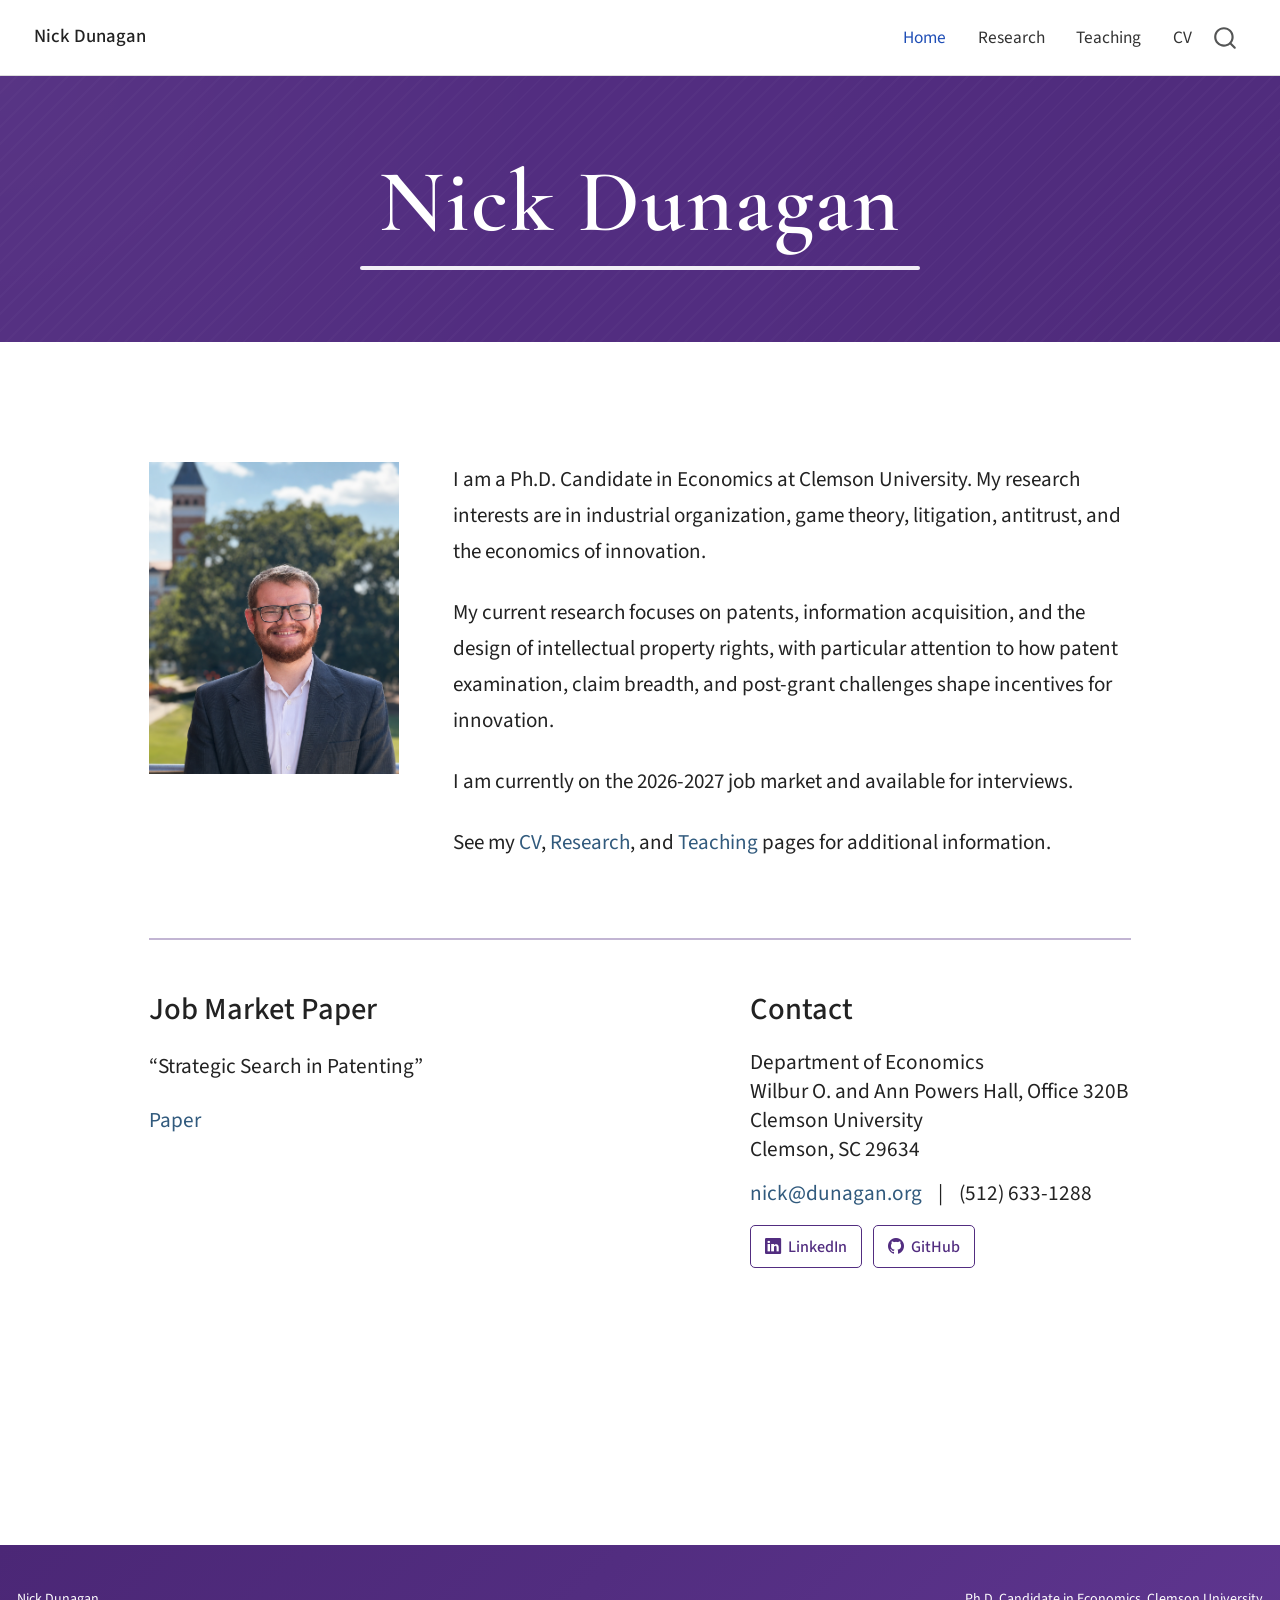
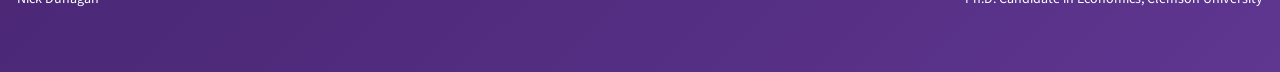
<file: index.html>
<!DOCTYPE html>
<html xmlns="http://www.w3.org/1999/xhtml" lang="en" xml:lang="en"><head>

<meta charset="utf-8">
<meta name="generator" content="quarto-1.10.18">

<meta name="viewport" content="width=device-width, initial-scale=1.0, user-scalable=yes">

<meta name="description" content="Nick Dunagan (Nicholas Dunagan) is an Economics Ph.D.&nbsp;Candidate at Clemson University specializing in industrial organization, game theory, antitrust, patents, and the economics of innovation.">

<title>Nick Dunagan | Economics Ph.D.&nbsp;Candidate at Clemson University – Nick Dunagan</title>
<style>
/* Default styles provided by pandoc.
** See https://pandoc.org/MANUAL.html#variables-for-html for config info.
*/
span.smallcaps{font-variant: small-caps;}
div.columns{display: flex; gap: 1.5em;}
div.column{flex: auto;}
@media screen {
div.columns{gap: min(4vw, 1.5em);}
div.column{overflow-x: auto;}
}
div.hanging-indent{margin-left: 1.5em; text-indent: -1.5em;}
ul.task-list{list-style: none;}
ul.task-list li input[type="checkbox"] {
  width: 0.8em;
  margin: 0 0.8em 0.2em -1em; /* quarto-specific, see https://github.com/quarto-dev/quarto-cli/issues/4556 */ 
  vertical-align: middle;
}
</style>


<script src="site_libs/quarto-nav/quarto-nav.js"></script>
<script src="site_libs/quarto-nav/headroom.min.js"></script>
<script src="site_libs/clipboard/clipboard.min.js"></script>
<script src="site_libs/quarto-search/autocomplete.umd.js"></script>
<script src="site_libs/quarto-search/fuse.min.js"></script>
<script src="site_libs/quarto-search/quarto-search.js"></script>
<meta name="quarto:offset" content="./">
<link href="./images/favicon-512.png" rel="icon" type="image/png">
<script src="site_libs/quarto-html/quarto.js" type="module"></script>
<script src="site_libs/quarto-html/tabsets/tabsets.js" type="module"></script>
<script src="site_libs/quarto-html/popper.min.js"></script>
<script src="site_libs/quarto-html/tippy.umd.min.js"></script>
<script src="site_libs/quarto-html/anchor.min.js"></script>
<link href="site_libs/quarto-html/tippy.css" rel="stylesheet">
<link href="site_libs/quarto-html/quarto-syntax-highlighting-64a204ab8560d761af7679ceaba22944.css" rel="stylesheet" id="quarto-text-highlighting-styles">
<script src="site_libs/bootstrap/bootstrap.min.js"></script>
<link href="site_libs/bootstrap/bootstrap-icons.css" rel="stylesheet">
<link href="site_libs/bootstrap/bootstrap-172ba59bd5e0b52282274ba0c0cc16fc.min.css" rel="stylesheet" append-hash="true" id="quarto-bootstrap" data-mode="light">
<script id="quarto-search-options" type="application/json">{
  "location": "navbar",
  "copy-button": false,
  "collapse-after": 3,
  "panel-placement": "end",
  "type": "overlay",
  "limit": 50,
  "keyboard-shortcut": [
    "f",
    "/",
    "s"
  ],
  "show-item-context": false,
  "language": {
    "search-no-results-text": "No results",
    "search-matching-documents-text": "matching documents",
    "search-copy-link-title": "Copy link to search",
    "search-hide-matches-text": "Hide additional matches",
    "search-more-match-text": "more match in this document",
    "search-more-matches-text": "more matches in this document",
    "search-clear-button-title": "Clear",
    "search-text-placeholder": "",
    "search-detached-cancel-button-title": "Cancel",
    "search-submit-button-title": "Submit",
    "search-label": "Search"
  }
}</script>
<style>

      .quarto-title-block .quarto-title-banner h1,
      .quarto-title-block .quarto-title-banner h2,
      .quarto-title-block .quarto-title-banner h3,
      .quarto-title-block .quarto-title-banner h4,
      .quarto-title-block .quarto-title-banner h5,
      .quarto-title-block .quarto-title-banner h6
      {
        color: #FFFFFF;
      }

      .quarto-title-block .quarto-title-banner {
        color: #FFFFFF;
background: #522D80;
      }
</style>


<link rel="stylesheet" href="styles.css">
<meta property="og:title" content="Nick Dunagan | Economics Ph.D.&nbsp;Candidate at Clemson University">
<meta property="og:image" content="https://nick.dunagan.org/images/headshot.png">
<meta property="og:site_name" content="Nick Dunagan">
<meta property="og:image:alt" content="Nick Dunagan, Economics Ph.D. Candidate at Clemson University">
<meta property="og:image:height" content="1402">
<meta property="og:image:width" content="1122">
<link rel="canonical" href="https://nick.dunagan.org/">
</head>

<body class="nav-fixed quarto-light">

<div id="quarto-search-results"></div>
  <header id="quarto-header" class="headroom fixed-top quarto-banner">
    <nav class="navbar navbar-expand-lg " data-bs-theme="dark">
      <div class="navbar-container container-fluid">
      <div class="navbar-brand-container mx-auto">
    <a class="navbar-brand" href="./index.html">
    <span class="navbar-title">Nick Dunagan</span>
    </a>
  </div>
            <div id="quarto-search" class="" title="Search"></div>
          <button class="navbar-toggler" type="button" data-bs-toggle="collapse" data-bs-target="#navbarCollapse" aria-controls="navbarCollapse" role="menu" aria-expanded="false" aria-label="Toggle navigation" onclick="if (window.quartoToggleHeadroom) { window.quartoToggleHeadroom(); }">
  <span class="navbar-toggler-icon"></span>
</button>
          <div class="collapse navbar-collapse" id="navbarCollapse">
            <ul class="navbar-nav navbar-nav-scroll ms-auto">
  <li class="nav-item">
    <a class="nav-link active" href="./index.html" aria-current="page"> 
<span class="menu-text">Home</span></a>
  </li>  
  <li class="nav-item">
    <a class="nav-link" href="./research.html"> 
<span class="menu-text">Research</span></a>
  </li>  
  <li class="nav-item">
    <a class="nav-link" href="./teaching.html"> 
<span class="menu-text">Teaching</span></a>
  </li>  
  <li class="nav-item">
    <a class="nav-link" href="./cv.html"> 
<span class="menu-text">CV</span></a>
  </li>  
</ul>
          </div> <!-- /navcollapse -->
            <div class="quarto-navbar-tools">
</div>
      </div> <!-- /container-fluid -->
    </nav>
</header>
<!-- content -->
<header id="title-block-header" class="quarto-title-block default page-columns page-full">
  <div class="quarto-title-banner page-columns page-full">
    <div class="quarto-title column-page">
      <h1 class="title">Nick Dunagan</h1>
                      </div>
  </div>
    
  
  <div class="quarto-title-meta column-page">

      
    
      
    </div>
    
  
  </header><div id="quarto-content" class="quarto-container page-columns page-rows-contents page-layout-full page-navbar">
<!-- sidebar -->
<!-- margin-sidebar -->
    
<!-- main -->
<main class="content quarto-banner-title-block column-page" id="quarto-document-content">





<script type="application/ld+json">
{
  "@context": "https://schema.org",
  "@graph": [
    {
      "@type": "WebSite",
      "@id": "https://nick.dunagan.org/#website",
      "url": "https://nick.dunagan.org/",
      "name": "Nick Dunagan",
      "alternateName": "nick.dunagan.org"
    },
    {
      "@type": "ProfilePage",
      "@id": "https://nick.dunagan.org/#profile",
      "url": "https://nick.dunagan.org/",
      "mainEntity": {
        "@id": "https://nick.dunagan.org/#person"
      }
    },
    {
      "@type": "Person",
      "@id": "https://nick.dunagan.org/#person",
      "name": "Nicholas Dunagan",
      "alternateName": "Nick Dunagan",
      "url": "https://nick.dunagan.org/",
      "image": "https://nick.dunagan.org/images/headshot.png",
      "jobTitle": "Ph.D. Candidate in Economics",
      "affiliation": {
        "@type": "CollegeOrUniversity",
        "name": "Clemson University"
      },
      "sameAs": [
        "https://www.linkedin.com/in/nicholas-dunagan/",
        "https://github.com/nddunagan"
      ]
    }
  ]
}
</script>
<div class="homepage">
<div class="profile-grid">
<div class="profile-photo">
<p><img src="images/headshot.png" class="headshot img-fluid" alt="Nick Dunagan, Economics Ph.D. Candidate at Clemson University"></p>
</div>
<div class="profile-text">
<p>I am a Ph.D.&nbsp;Candidate in Economics at Clemson University. My research interests are in industrial organization, game theory, litigation, antitrust, and the economics of innovation.</p>
<p>My current research focuses on patents, information acquisition, and the design of intellectual property rights, with particular attention to how patent examination, claim breadth, and post-grant challenges shape incentives for innovation.</p>
<p>I am currently on the 2026-2027 job market and available for interviews.</p>
<p>See my <a href="./cv.html">CV</a>, <a href="./research.html">Research</a>, and <a href="./teaching.html">Teaching</a> pages for additional information.</p>
</div>
</div>
<div class="bottom-grid">
<section id="job-market-paper" class="level2 bottom-column">
<h2 class="anchored" data-anchor-id="job-market-paper">Job Market Paper</h2>
<p>“Strategic Search in Patenting”</p>
<p><a href="files/Strategic Search in Patenting - Dunagan V1.0.pdf">Paper</a></p>
</section>
<section id="contact" class="level2 bottom-column">
<h2 class="anchored" data-anchor-id="contact">Contact</h2>
<div class="contact-address">
<p>Department of Economics<br> Wilbur O. and Ann Powers Hall, Office 320B<br> Clemson University<br> Clemson, SC 29634</p>
</div>
<div class="contact-links">
<p><a href="mailto:nick@dunagan.org">nick@dunagan.org</a> &nbsp;&nbsp; | &nbsp;&nbsp; (512) 633-1288</p>
</div>
<div class="profile-buttons">
<p><a href="https://www.linkedin.com/in/nicholas-dunagan/" class="profile-button" target="_blank" rel="noopener"> <i class="bi bi-linkedin"></i> LinkedIn </a></p>
<p><a href="https://github.com/nddunagan" class="profile-button" target="_blank" rel="noopener"> <i class="bi bi-github"></i> GitHub </a></p>
</div>
</section>
</div>
</div>



</main> <!-- /main -->
<script id="quarto-html-after-body" type="application/javascript">
  window.document.addEventListener("DOMContentLoaded", function (event) {
    const icon = "";
    const anchorJS = new window.AnchorJS();
    anchorJS.options = {
      placement: 'right',
      icon: icon
    };
    anchorJS.add('.anchored');
    const isCodeAnnotation = (el) => {
      for (const clz of el.classList) {
        if (clz.startsWith('code-annotation-')) {                     
          return true;
        }
      }
      return false;
    }
    const onCopySuccess = function(e) {
      // button target
      const button = e.trigger;
      // don't keep focus
      button.blur();
      // flash "checked"
      button.classList.add('code-copy-button-checked');
      var currentTitle = button.getAttribute("title");
      button.setAttribute("title", "Copied!");
      let tooltip;
      if (window.bootstrap) {
        button.setAttribute("data-bs-toggle", "tooltip");
        button.setAttribute("data-bs-placement", "left");
        button.setAttribute("data-bs-title", "Copied!");
        tooltip = new bootstrap.Tooltip(button, 
          { trigger: "manual", 
            customClass: "code-copy-button-tooltip",
            offset: [0, -8]});
        tooltip.show();    
      }
      setTimeout(function() {
        if (tooltip) {
          tooltip.hide();
          button.removeAttribute("data-bs-title");
          button.removeAttribute("data-bs-toggle");
          button.removeAttribute("data-bs-placement");
        }
        button.setAttribute("title", currentTitle);
        button.classList.remove('code-copy-button-checked');
      }, 1000);
      // clear code selection
      e.clearSelection();
    }
    const getTextToCopy = function(trigger) {
      const outerScaffold = trigger.parentElement.cloneNode(true);
      const codeEl = outerScaffold.querySelector('code');
      for (const childEl of codeEl.children) {
        if (isCodeAnnotation(childEl)) {
          childEl.remove();
        }
      }
      return codeEl.innerText;
    }
    const clipboard = new window.ClipboardJS('.code-copy-button:not([data-in-quarto-modal])', {
      text: getTextToCopy
    });
    clipboard.on('success', onCopySuccess);
    if (window.document.getElementById('quarto-embedded-source-code-modal')) {
      const clipboardModal = new window.ClipboardJS('.code-copy-button[data-in-quarto-modal]', {
        text: getTextToCopy,
        container: window.document.getElementById('quarto-embedded-source-code-modal')
      });
      clipboardModal.on('success', onCopySuccess);
    }
      var localhostRegex = new RegExp(/^(?:http|https):\/\/localhost\:?[0-9]*\//);
      var mailtoRegex = new RegExp(/^mailto:/);
        var filterRegex = new RegExp("https:\/\/nick\.dunagan\.org");
      var isInternal = (href) => {
          return filterRegex.test(href) || localhostRegex.test(href) || mailtoRegex.test(href);
      }
      // Inspect non-navigation links and adorn them if external
     var links = window.document.querySelectorAll('a[href]:not(.nav-link):not(.navbar-brand):not(.toc-action):not(.sidebar-link):not(.sidebar-item-toggle):not(.pagination-link):not(.no-external):not([aria-hidden]):not(.dropdown-item):not(.quarto-navigation-tool):not(.about-link)');
      for (var i=0; i<links.length; i++) {
        const link = links[i];
        if (!isInternal(link.href)) {
          // undo the damage that might have been done by quarto-nav.js in the case of
          // links that we want to consider external
          if (link.dataset.originalHref !== undefined) {
            link.href = link.dataset.originalHref;
          }
            // target, if specified
            link.setAttribute("target", "_blank");
            if (link.getAttribute("rel") === null) {
              link.setAttribute("rel", "noopener");
            }
        }
      }
    function tippyHover(el, contentFn, onTriggerFn, onUntriggerFn) {
      const config = {
        allowHTML: true,
        maxWidth: 500,
        delay: 100,
        arrow: false,
        appendTo: function(el) {
            return el.parentElement;
        },
        interactive: true,
        interactiveBorder: 10,
        theme: 'quarto',
        placement: 'bottom-start',
      };
      if (contentFn) {
        config.content = contentFn;
      }
      if (onTriggerFn) {
        config.onTrigger = onTriggerFn;
      }
      if (onUntriggerFn) {
        config.onUntrigger = onUntriggerFn;
      }
      window.tippy(el, config); 
    }
    const noterefs = window.document.querySelectorAll('a[role="doc-noteref"]');
    for (var i=0; i<noterefs.length; i++) {
      const ref = noterefs[i];
      tippyHover(ref, function() {
        // use id or data attribute instead here
        let href = ref.getAttribute('data-footnote-href') || ref.getAttribute('href');
        try { href = new URL(href).hash; } catch {}
        const id = href.replace(/^#\/?/, "");
        const note = window.document.getElementById(id);
        if (note) {
          return note.innerHTML;
        } else {
          return "";
        }
      });
    }
    const xrefs = window.document.querySelectorAll('a.quarto-xref');
    const processXRef = (id, note) => {
      // Strip column container classes
      const stripColumnClz = (el) => {
        el.classList.remove("page-full", "page-columns");
        if (el.children) {
          for (const child of el.children) {
            stripColumnClz(child);
          }
        }
      }
      stripColumnClz(note)
      if (id === null || id.startsWith('sec-')) {
        // Special case sections, only their first couple elements
        const container = document.createElement("div");
        if (note.children && note.children.length > 2) {
          container.appendChild(note.children[0].cloneNode(true));
          for (let i = 1; i < note.children.length; i++) {
            const child = note.children[i];
            if (child.tagName === "P" && child.innerText === "") {
              continue;
            } else {
              container.appendChild(child.cloneNode(true));
              break;
            }
          }
          if (window.Quarto?.typesetMath) {
            window.Quarto.typesetMath(container);
          }
          return container.innerHTML
        } else {
          if (window.Quarto?.typesetMath) {
            window.Quarto.typesetMath(note);
          }
          return note.innerHTML;
        }
      } else {
        // Remove any anchor links if they are present
        const anchorLink = note.querySelector('a.anchorjs-link');
        if (anchorLink) {
          anchorLink.remove();
        }
        if (window.Quarto?.typesetMath) {
          window.Quarto.typesetMath(note);
        }
        if (note.classList.contains("callout")) {
          return note.outerHTML;
        } else {
          return note.innerHTML;
        }
      }
    }
    for (var i=0; i<xrefs.length; i++) {
      const xref = xrefs[i];
      tippyHover(xref, undefined, function(instance) {
        instance.disable();
        let url = xref.getAttribute('href');
        let hash = undefined; 
        if (url.startsWith('#')) {
          hash = url;
        } else {
          try { hash = new URL(url).hash; } catch {}
        }
        if (hash) {
          const id = hash.replace(/^#\/?/, "");
          const note = window.document.getElementById(id);
          if (note !== null) {
            try {
              const html = processXRef(id, note.cloneNode(true));
              instance.setContent(html);
            } finally {
              instance.enable();
              instance.show();
            }
          } else {
            // See if we can fetch this
            fetch(url.split('#')[0])
            .then(res => res.text())
            .then(html => {
              const parser = new DOMParser();
              const htmlDoc = parser.parseFromString(html, "text/html");
              const note = htmlDoc.getElementById(id);
              if (note !== null) {
                const html = processXRef(id, note);
                instance.setContent(html);
              } 
            }).finally(() => {
              instance.enable();
              instance.show();
            });
          }
        } else {
          // See if we can fetch a full url (with no hash to target)
          // This is a special case and we should probably do some content thinning / targeting
          fetch(url)
          .then(res => res.text())
          .then(html => {
            const parser = new DOMParser();
            const htmlDoc = parser.parseFromString(html, "text/html");
            const note = htmlDoc.querySelector('main.content');
            if (note !== null) {
              // This should only happen for chapter cross references
              // (since there is no id in the URL)
              // remove the first header
              if (note.children.length > 0 && note.children[0].tagName === "HEADER") {
                note.children[0].remove();
              }
              const html = processXRef(null, note);
              instance.setContent(html);
            } 
          }).finally(() => {
            instance.enable();
            instance.show();
          });
        }
      }, function(instance) {
      });
    }
        let selectedAnnoteEl;
        const selectorForAnnotation = ( cell, annotation) => {
          let cellAttr = 'data-code-cell="' + cell + '"';
          let lineAttr = 'data-code-annotation="' +  annotation + '"';
          const selector = 'span[' + cellAttr + '][' + lineAttr + ']';
          return selector;
        }
        const selectCodeLines = (annoteEl) => {
          const doc = window.document;
          const targetCell = annoteEl.getAttribute("data-target-cell");
          const targetAnnotation = annoteEl.getAttribute("data-target-annotation");
          const annoteSpan = window.document.querySelector(selectorForAnnotation(targetCell, targetAnnotation));
          const lines = annoteSpan.getAttribute("data-code-lines").split(",");
          const lineIds = lines.map((line) => {
            return targetCell + "-" + line;
          })
          let top = null;
          let height = null;
          let parent = null;
          if (lineIds.length > 0) {
              //compute the position of the single el (top and bottom and make a div)
              const el = window.document.getElementById(lineIds[0]);
              top = el.offsetTop;
              height = el.offsetHeight;
              parent = el.parentElement.parentElement;
            if (lineIds.length > 1) {
              const lastEl = window.document.getElementById(lineIds[lineIds.length - 1]);
              const bottom = lastEl.offsetTop + lastEl.offsetHeight;
              height = bottom - top;
            }
            if (top !== null && height !== null && parent !== null) {
              // cook up a div (if necessary) and position it 
              let div = window.document.getElementById("code-annotation-line-highlight");
              if (div === null) {
                div = window.document.createElement("div");
                div.setAttribute("id", "code-annotation-line-highlight");
                div.style.position = 'absolute';
                parent.appendChild(div);
              }
              div.style.top = top - 2 + "px";
              div.style.height = height + 4 + "px";
              div.style.left = 0;
              let gutterDiv = window.document.getElementById("code-annotation-line-highlight-gutter");
              if (gutterDiv === null) {
                gutterDiv = window.document.createElement("div");
                gutterDiv.setAttribute("id", "code-annotation-line-highlight-gutter");
                gutterDiv.style.position = 'absolute';
                const codeCell = window.document.getElementById(targetCell);
                const gutter = codeCell.querySelector('.code-annotation-gutter');
                gutter.appendChild(gutterDiv);
              }
              gutterDiv.style.top = top - 2 + "px";
              gutterDiv.style.height = height + 4 + "px";
            }
            selectedAnnoteEl = annoteEl;
          }
        };
        const unselectCodeLines = () => {
          const elementsIds = ["code-annotation-line-highlight", "code-annotation-line-highlight-gutter"];
          elementsIds.forEach((elId) => {
            const div = window.document.getElementById(elId);
            if (div) {
              div.remove();
            }
          });
          selectedAnnoteEl = undefined;
        };
          // Handle positioning of the toggle
      window.addEventListener(
        "resize",
        throttle(() => {
          elRect = undefined;
          if (selectedAnnoteEl) {
            selectCodeLines(selectedAnnoteEl);
          }
        }, 10)
      );
      function throttle(fn, ms) {
      let throttle = false;
      let timer;
        return (...args) => {
          if(!throttle) { // first call gets through
              fn.apply(this, args);
              throttle = true;
          } else { // all the others get throttled
              if(timer) clearTimeout(timer); // cancel #2
              timer = setTimeout(() => {
                fn.apply(this, args);
                timer = throttle = false;
              }, ms);
          }
        };
      }
        // Attach click handler to the DT
        const annoteDls = window.document.querySelectorAll('dt[data-target-cell]');
        for (const annoteDlNode of annoteDls) {
          annoteDlNode.addEventListener('click', (event) => {
            const clickedEl = event.target;
            if (clickedEl !== selectedAnnoteEl) {
              unselectCodeLines();
              const activeEl = window.document.querySelector('dt[data-target-cell].code-annotation-active');
              if (activeEl) {
                activeEl.classList.remove('code-annotation-active');
              }
              selectCodeLines(clickedEl);
              clickedEl.classList.add('code-annotation-active');
            } else {
              // Unselect the line
              unselectCodeLines();
              clickedEl.classList.remove('code-annotation-active');
            }
          });
        }
    const findCites = (el) => {
      const parentEl = el.parentElement;
      if (parentEl) {
        const cites = parentEl.dataset.cites;
        if (cites) {
          return {
            el,
            cites: cites.split(' ')
          };
        } else {
          return findCites(el.parentElement)
        }
      } else {
        return undefined;
      }
    };
    var bibliorefs = window.document.querySelectorAll('a[role="doc-biblioref"]');
    for (var i=0; i<bibliorefs.length; i++) {
      const ref = bibliorefs[i];
      const citeInfo = findCites(ref);
      if (citeInfo) {
        tippyHover(citeInfo.el, function() {
          var popup = window.document.createElement('div');
          citeInfo.cites.forEach(function(cite) {
            var citeDiv = window.document.createElement('div');
            citeDiv.classList.add('hanging-indent');
            citeDiv.classList.add('csl-entry');
            var biblioDiv = window.document.getElementById('ref-' + cite);
            if (biblioDiv) {
              citeDiv.innerHTML = biblioDiv.innerHTML;
            }
            popup.appendChild(citeDiv);
          });
          return popup.innerHTML;
        });
      }
    }
  });
  </script>
</div> <!-- /content -->
<footer class="footer">
  <div class="nav-footer">
    <div class="nav-footer-left">
<p>Nick Dunagan</p>
</div>   
    <div class="nav-footer-center">
      &nbsp;
    </div>
    <div class="nav-footer-right">
<p>Ph.D.&nbsp;Candidate in Economics, Clemson University</p>
</div>
  </div>
</footer>




</body></html>
</file>
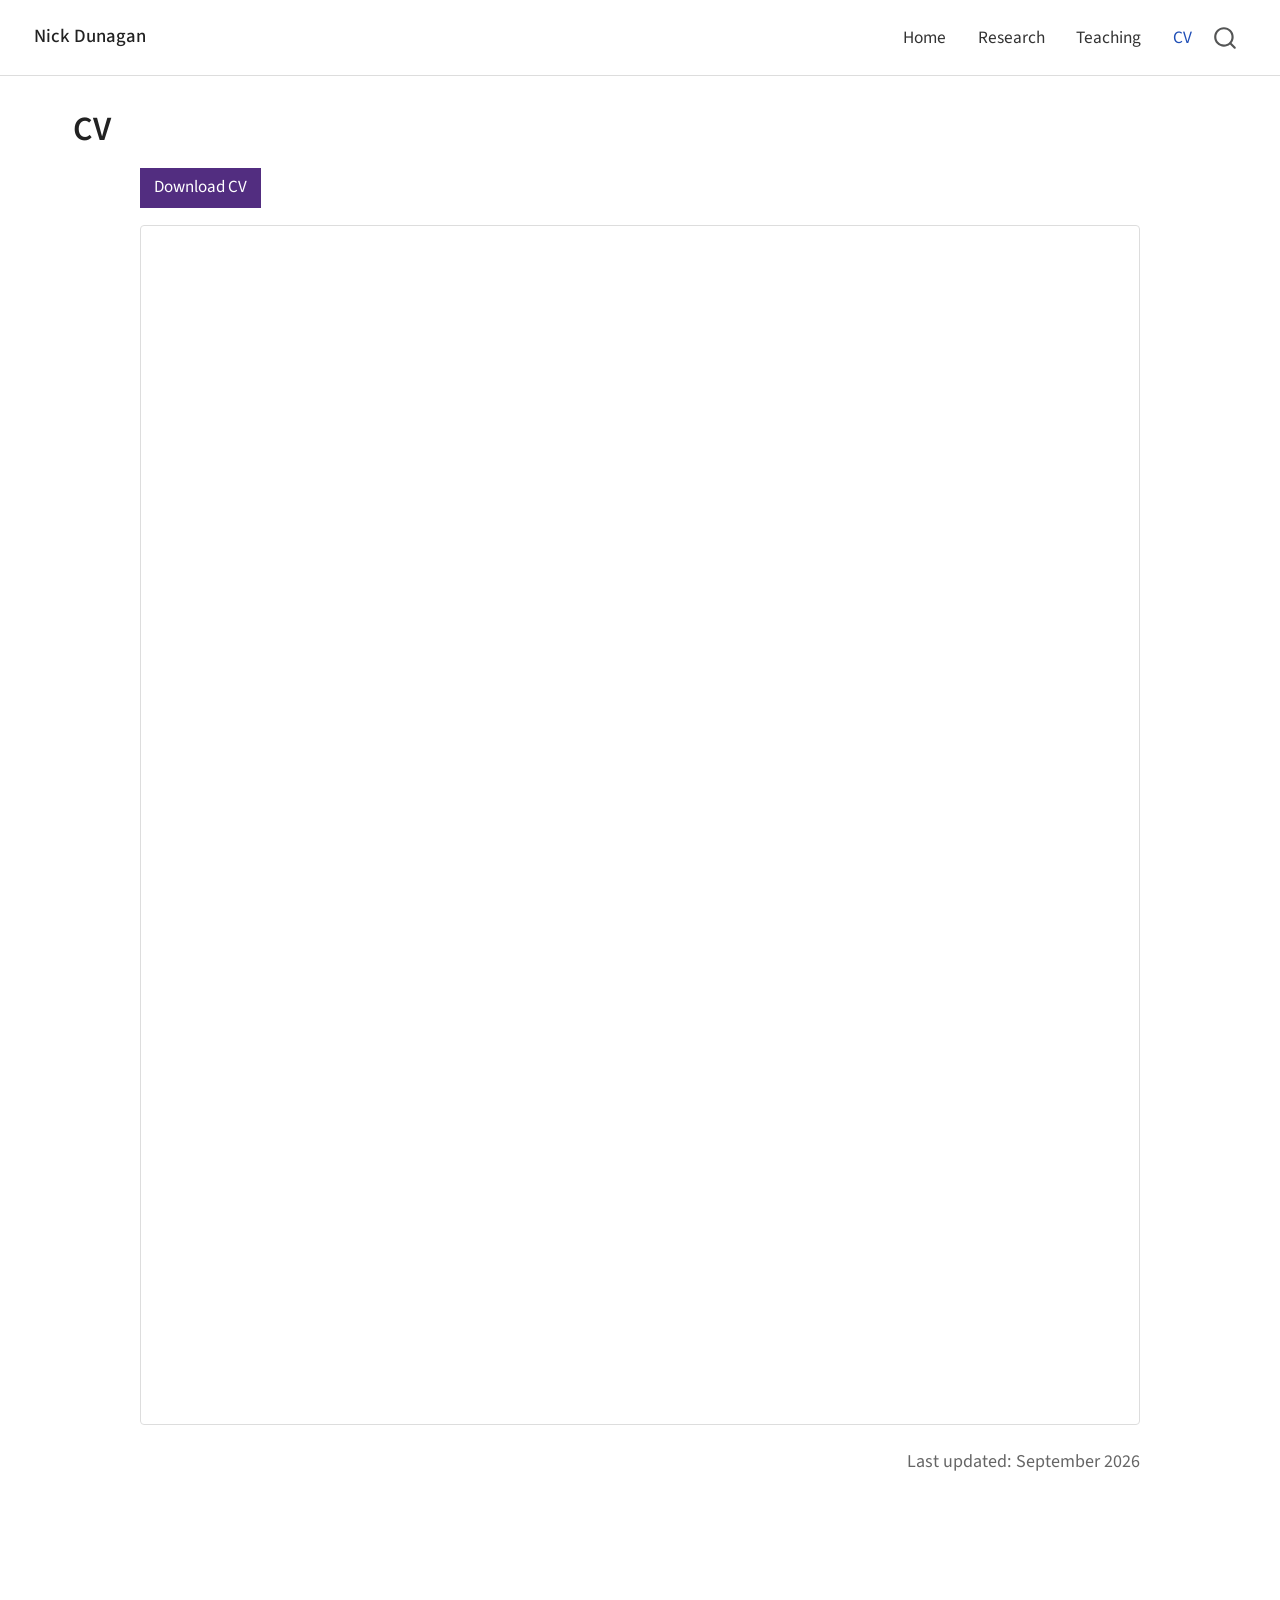
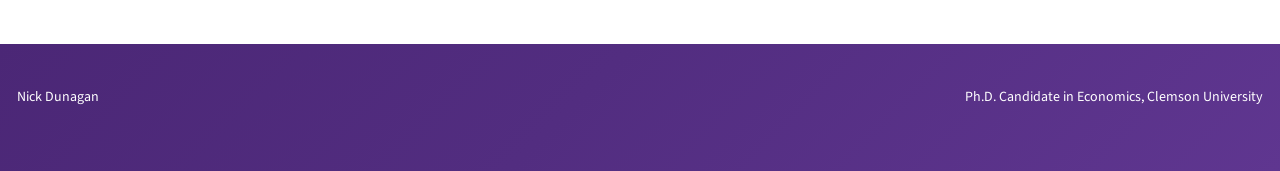
<file: cv.html>
<!DOCTYPE html>
<html xmlns="http://www.w3.org/1999/xhtml" lang="en" xml:lang="en"><head>

<meta charset="utf-8">
<meta name="generator" content="quarto-1.10.18">

<meta name="viewport" content="width=device-width, initial-scale=1.0, user-scalable=yes">


<title>CV – Nick Dunagan</title>
<style>
/* Default styles provided by pandoc.
** See https://pandoc.org/MANUAL.html#variables-for-html for config info.
*/
span.smallcaps{font-variant: small-caps;}
div.columns{display: flex; gap: 1.5em;}
div.column{flex: auto;}
@media screen {
div.columns{gap: min(4vw, 1.5em);}
div.column{overflow-x: auto;}
}
div.hanging-indent{margin-left: 1.5em; text-indent: -1.5em;}
ul.task-list{list-style: none;}
ul.task-list li input[type="checkbox"] {
  width: 0.8em;
  margin: 0 0.8em 0.2em -1em; /* quarto-specific, see https://github.com/quarto-dev/quarto-cli/issues/4556 */ 
  vertical-align: middle;
}
</style>


<script src="site_libs/quarto-nav/quarto-nav.js"></script>
<script src="site_libs/quarto-nav/headroom.min.js"></script>
<script src="site_libs/clipboard/clipboard.min.js"></script>
<script src="site_libs/quarto-search/autocomplete.umd.js"></script>
<script src="site_libs/quarto-search/fuse.min.js"></script>
<script src="site_libs/quarto-search/quarto-search.js"></script>
<meta name="quarto:offset" content="./">
<link href="./images/favicon-512.png" rel="icon" type="image/png">
<script src="site_libs/quarto-html/quarto.js" type="module"></script>
<script src="site_libs/quarto-html/tabsets/tabsets.js" type="module"></script>
<script src="site_libs/quarto-html/popper.min.js"></script>
<script src="site_libs/quarto-html/tippy.umd.min.js"></script>
<script src="site_libs/quarto-html/anchor.min.js"></script>
<link href="site_libs/quarto-html/tippy.css" rel="stylesheet">
<link href="site_libs/quarto-html/quarto-syntax-highlighting-64a204ab8560d761af7679ceaba22944.css" rel="stylesheet" id="quarto-text-highlighting-styles">
<script src="site_libs/bootstrap/bootstrap.min.js"></script>
<link href="site_libs/bootstrap/bootstrap-icons.css" rel="stylesheet">
<link href="site_libs/bootstrap/bootstrap-172ba59bd5e0b52282274ba0c0cc16fc.min.css" rel="stylesheet" append-hash="true" id="quarto-bootstrap" data-mode="light">
<script id="quarto-search-options" type="application/json">{
  "location": "navbar",
  "copy-button": false,
  "collapse-after": 3,
  "panel-placement": "end",
  "type": "overlay",
  "limit": 50,
  "keyboard-shortcut": [
    "f",
    "/",
    "s"
  ],
  "show-item-context": false,
  "language": {
    "search-no-results-text": "No results",
    "search-matching-documents-text": "matching documents",
    "search-copy-link-title": "Copy link to search",
    "search-hide-matches-text": "Hide additional matches",
    "search-more-match-text": "more match in this document",
    "search-more-matches-text": "more matches in this document",
    "search-clear-button-title": "Clear",
    "search-text-placeholder": "",
    "search-detached-cancel-button-title": "Cancel",
    "search-submit-button-title": "Submit",
    "search-label": "Search"
  }
}</script>


<link rel="stylesheet" href="styles.css">
<meta property="og:title" content="CV – Nick Dunagan">
<meta property="og:image" content="https://nick.dunagan.org/images/headshot.png">
<meta property="og:site_name" content="Nick Dunagan">
<meta property="og:image:height" content="1402">
<meta property="og:image:width" content="1122">
<link rel="canonical" href="https://nick.dunagan.org/cv.html">
</head>

<body class="nav-fixed quarto-light">

<div id="quarto-search-results"></div>
  <header id="quarto-header" class="headroom fixed-top">
    <nav class="navbar navbar-expand-lg " data-bs-theme="dark">
      <div class="navbar-container container-fluid">
      <div class="navbar-brand-container mx-auto">
    <a class="navbar-brand" href="./index.html">
    <span class="navbar-title">Nick Dunagan</span>
    </a>
  </div>
            <div id="quarto-search" class="" title="Search"></div>
          <button class="navbar-toggler" type="button" data-bs-toggle="collapse" data-bs-target="#navbarCollapse" aria-controls="navbarCollapse" role="menu" aria-expanded="false" aria-label="Toggle navigation" onclick="if (window.quartoToggleHeadroom) { window.quartoToggleHeadroom(); }">
  <span class="navbar-toggler-icon"></span>
</button>
          <div class="collapse navbar-collapse" id="navbarCollapse">
            <ul class="navbar-nav navbar-nav-scroll ms-auto">
  <li class="nav-item">
    <a class="nav-link" href="./index.html"> 
<span class="menu-text">Home</span></a>
  </li>  
  <li class="nav-item">
    <a class="nav-link" href="./research.html"> 
<span class="menu-text">Research</span></a>
  </li>  
  <li class="nav-item">
    <a class="nav-link" href="./teaching.html"> 
<span class="menu-text">Teaching</span></a>
  </li>  
  <li class="nav-item">
    <a class="nav-link active" href="./cv.html" aria-current="page"> 
<span class="menu-text">CV</span></a>
  </li>  
</ul>
          </div> <!-- /navcollapse -->
            <div class="quarto-navbar-tools">
</div>
      </div> <!-- /container-fluid -->
    </nav>
</header>
<!-- content -->
<div id="quarto-content" class="quarto-container page-columns page-rows-contents page-layout-full page-navbar">
<!-- sidebar -->
<!-- margin-sidebar -->
    
<!-- main -->
<main class="content column-page" id="quarto-document-content">

<header id="title-block-header" class="quarto-title-block default">
<div class="quarto-title">
<h1 class="title">CV</h1>
</div>



<div class="quarto-title-meta column-page">

    
  
    
  </div>
  


</header>


<div class="cv-page">
<p><a href="files/Dunagan_CV.pdf" class="btn purple-button" target="_blank">Download CV</a></p>
<iframe src="files/Dunagan_CV.pdf" width="100%" height="1200px" style="border: 1px solid #ddd; border-radius: 4px;">
</iframe>
<p style="text-align: right; font-size: 0.85em; color: #666;">
Last updated: September 2026
</p>


</div>

</main> <!-- /main -->
<script id="quarto-html-after-body" type="application/javascript">
  window.document.addEventListener("DOMContentLoaded", function (event) {
    const icon = "";
    const anchorJS = new window.AnchorJS();
    anchorJS.options = {
      placement: 'right',
      icon: icon
    };
    anchorJS.add('.anchored');
    const isCodeAnnotation = (el) => {
      for (const clz of el.classList) {
        if (clz.startsWith('code-annotation-')) {                     
          return true;
        }
      }
      return false;
    }
    const onCopySuccess = function(e) {
      // button target
      const button = e.trigger;
      // don't keep focus
      button.blur();
      // flash "checked"
      button.classList.add('code-copy-button-checked');
      var currentTitle = button.getAttribute("title");
      button.setAttribute("title", "Copied!");
      let tooltip;
      if (window.bootstrap) {
        button.setAttribute("data-bs-toggle", "tooltip");
        button.setAttribute("data-bs-placement", "left");
        button.setAttribute("data-bs-title", "Copied!");
        tooltip = new bootstrap.Tooltip(button, 
          { trigger: "manual", 
            customClass: "code-copy-button-tooltip",
            offset: [0, -8]});
        tooltip.show();    
      }
      setTimeout(function() {
        if (tooltip) {
          tooltip.hide();
          button.removeAttribute("data-bs-title");
          button.removeAttribute("data-bs-toggle");
          button.removeAttribute("data-bs-placement");
        }
        button.setAttribute("title", currentTitle);
        button.classList.remove('code-copy-button-checked');
      }, 1000);
      // clear code selection
      e.clearSelection();
    }
    const getTextToCopy = function(trigger) {
      const outerScaffold = trigger.parentElement.cloneNode(true);
      const codeEl = outerScaffold.querySelector('code');
      for (const childEl of codeEl.children) {
        if (isCodeAnnotation(childEl)) {
          childEl.remove();
        }
      }
      return codeEl.innerText;
    }
    const clipboard = new window.ClipboardJS('.code-copy-button:not([data-in-quarto-modal])', {
      text: getTextToCopy
    });
    clipboard.on('success', onCopySuccess);
    if (window.document.getElementById('quarto-embedded-source-code-modal')) {
      const clipboardModal = new window.ClipboardJS('.code-copy-button[data-in-quarto-modal]', {
        text: getTextToCopy,
        container: window.document.getElementById('quarto-embedded-source-code-modal')
      });
      clipboardModal.on('success', onCopySuccess);
    }
      var localhostRegex = new RegExp(/^(?:http|https):\/\/localhost\:?[0-9]*\//);
      var mailtoRegex = new RegExp(/^mailto:/);
        var filterRegex = new RegExp("https:\/\/nick\.dunagan\.org");
      var isInternal = (href) => {
          return filterRegex.test(href) || localhostRegex.test(href) || mailtoRegex.test(href);
      }
      // Inspect non-navigation links and adorn them if external
     var links = window.document.querySelectorAll('a[href]:not(.nav-link):not(.navbar-brand):not(.toc-action):not(.sidebar-link):not(.sidebar-item-toggle):not(.pagination-link):not(.no-external):not([aria-hidden]):not(.dropdown-item):not(.quarto-navigation-tool):not(.about-link)');
      for (var i=0; i<links.length; i++) {
        const link = links[i];
        if (!isInternal(link.href)) {
          // undo the damage that might have been done by quarto-nav.js in the case of
          // links that we want to consider external
          if (link.dataset.originalHref !== undefined) {
            link.href = link.dataset.originalHref;
          }
            // target, if specified
            link.setAttribute("target", "_blank");
            if (link.getAttribute("rel") === null) {
              link.setAttribute("rel", "noopener");
            }
        }
      }
    function tippyHover(el, contentFn, onTriggerFn, onUntriggerFn) {
      const config = {
        allowHTML: true,
        maxWidth: 500,
        delay: 100,
        arrow: false,
        appendTo: function(el) {
            return el.parentElement;
        },
        interactive: true,
        interactiveBorder: 10,
        theme: 'quarto',
        placement: 'bottom-start',
      };
      if (contentFn) {
        config.content = contentFn;
      }
      if (onTriggerFn) {
        config.onTrigger = onTriggerFn;
      }
      if (onUntriggerFn) {
        config.onUntrigger = onUntriggerFn;
      }
      window.tippy(el, config); 
    }
    const noterefs = window.document.querySelectorAll('a[role="doc-noteref"]');
    for (var i=0; i<noterefs.length; i++) {
      const ref = noterefs[i];
      tippyHover(ref, function() {
        // use id or data attribute instead here
        let href = ref.getAttribute('data-footnote-href') || ref.getAttribute('href');
        try { href = new URL(href).hash; } catch {}
        const id = href.replace(/^#\/?/, "");
        const note = window.document.getElementById(id);
        if (note) {
          return note.innerHTML;
        } else {
          return "";
        }
      });
    }
    const xrefs = window.document.querySelectorAll('a.quarto-xref');
    const processXRef = (id, note) => {
      // Strip column container classes
      const stripColumnClz = (el) => {
        el.classList.remove("page-full", "page-columns");
        if (el.children) {
          for (const child of el.children) {
            stripColumnClz(child);
          }
        }
      }
      stripColumnClz(note)
      if (id === null || id.startsWith('sec-')) {
        // Special case sections, only their first couple elements
        const container = document.createElement("div");
        if (note.children && note.children.length > 2) {
          container.appendChild(note.children[0].cloneNode(true));
          for (let i = 1; i < note.children.length; i++) {
            const child = note.children[i];
            if (child.tagName === "P" && child.innerText === "") {
              continue;
            } else {
              container.appendChild(child.cloneNode(true));
              break;
            }
          }
          if (window.Quarto?.typesetMath) {
            window.Quarto.typesetMath(container);
          }
          return container.innerHTML
        } else {
          if (window.Quarto?.typesetMath) {
            window.Quarto.typesetMath(note);
          }
          return note.innerHTML;
        }
      } else {
        // Remove any anchor links if they are present
        const anchorLink = note.querySelector('a.anchorjs-link');
        if (anchorLink) {
          anchorLink.remove();
        }
        if (window.Quarto?.typesetMath) {
          window.Quarto.typesetMath(note);
        }
        if (note.classList.contains("callout")) {
          return note.outerHTML;
        } else {
          return note.innerHTML;
        }
      }
    }
    for (var i=0; i<xrefs.length; i++) {
      const xref = xrefs[i];
      tippyHover(xref, undefined, function(instance) {
        instance.disable();
        let url = xref.getAttribute('href');
        let hash = undefined; 
        if (url.startsWith('#')) {
          hash = url;
        } else {
          try { hash = new URL(url).hash; } catch {}
        }
        if (hash) {
          const id = hash.replace(/^#\/?/, "");
          const note = window.document.getElementById(id);
          if (note !== null) {
            try {
              const html = processXRef(id, note.cloneNode(true));
              instance.setContent(html);
            } finally {
              instance.enable();
              instance.show();
            }
          } else {
            // See if we can fetch this
            fetch(url.split('#')[0])
            .then(res => res.text())
            .then(html => {
              const parser = new DOMParser();
              const htmlDoc = parser.parseFromString(html, "text/html");
              const note = htmlDoc.getElementById(id);
              if (note !== null) {
                const html = processXRef(id, note);
                instance.setContent(html);
              } 
            }).finally(() => {
              instance.enable();
              instance.show();
            });
          }
        } else {
          // See if we can fetch a full url (with no hash to target)
          // This is a special case and we should probably do some content thinning / targeting
          fetch(url)
          .then(res => res.text())
          .then(html => {
            const parser = new DOMParser();
            const htmlDoc = parser.parseFromString(html, "text/html");
            const note = htmlDoc.querySelector('main.content');
            if (note !== null) {
              // This should only happen for chapter cross references
              // (since there is no id in the URL)
              // remove the first header
              if (note.children.length > 0 && note.children[0].tagName === "HEADER") {
                note.children[0].remove();
              }
              const html = processXRef(null, note);
              instance.setContent(html);
            } 
          }).finally(() => {
            instance.enable();
            instance.show();
          });
        }
      }, function(instance) {
      });
    }
        let selectedAnnoteEl;
        const selectorForAnnotation = ( cell, annotation) => {
          let cellAttr = 'data-code-cell="' + cell + '"';
          let lineAttr = 'data-code-annotation="' +  annotation + '"';
          const selector = 'span[' + cellAttr + '][' + lineAttr + ']';
          return selector;
        }
        const selectCodeLines = (annoteEl) => {
          const doc = window.document;
          const targetCell = annoteEl.getAttribute("data-target-cell");
          const targetAnnotation = annoteEl.getAttribute("data-target-annotation");
          const annoteSpan = window.document.querySelector(selectorForAnnotation(targetCell, targetAnnotation));
          const lines = annoteSpan.getAttribute("data-code-lines").split(",");
          const lineIds = lines.map((line) => {
            return targetCell + "-" + line;
          })
          let top = null;
          let height = null;
          let parent = null;
          if (lineIds.length > 0) {
              //compute the position of the single el (top and bottom and make a div)
              const el = window.document.getElementById(lineIds[0]);
              top = el.offsetTop;
              height = el.offsetHeight;
              parent = el.parentElement.parentElement;
            if (lineIds.length > 1) {
              const lastEl = window.document.getElementById(lineIds[lineIds.length - 1]);
              const bottom = lastEl.offsetTop + lastEl.offsetHeight;
              height = bottom - top;
            }
            if (top !== null && height !== null && parent !== null) {
              // cook up a div (if necessary) and position it 
              let div = window.document.getElementById("code-annotation-line-highlight");
              if (div === null) {
                div = window.document.createElement("div");
                div.setAttribute("id", "code-annotation-line-highlight");
                div.style.position = 'absolute';
                parent.appendChild(div);
              }
              div.style.top = top - 2 + "px";
              div.style.height = height + 4 + "px";
              div.style.left = 0;
              let gutterDiv = window.document.getElementById("code-annotation-line-highlight-gutter");
              if (gutterDiv === null) {
                gutterDiv = window.document.createElement("div");
                gutterDiv.setAttribute("id", "code-annotation-line-highlight-gutter");
                gutterDiv.style.position = 'absolute';
                const codeCell = window.document.getElementById(targetCell);
                const gutter = codeCell.querySelector('.code-annotation-gutter');
                gutter.appendChild(gutterDiv);
              }
              gutterDiv.style.top = top - 2 + "px";
              gutterDiv.style.height = height + 4 + "px";
            }
            selectedAnnoteEl = annoteEl;
          }
        };
        const unselectCodeLines = () => {
          const elementsIds = ["code-annotation-line-highlight", "code-annotation-line-highlight-gutter"];
          elementsIds.forEach((elId) => {
            const div = window.document.getElementById(elId);
            if (div) {
              div.remove();
            }
          });
          selectedAnnoteEl = undefined;
        };
          // Handle positioning of the toggle
      window.addEventListener(
        "resize",
        throttle(() => {
          elRect = undefined;
          if (selectedAnnoteEl) {
            selectCodeLines(selectedAnnoteEl);
          }
        }, 10)
      );
      function throttle(fn, ms) {
      let throttle = false;
      let timer;
        return (...args) => {
          if(!throttle) { // first call gets through
              fn.apply(this, args);
              throttle = true;
          } else { // all the others get throttled
              if(timer) clearTimeout(timer); // cancel #2
              timer = setTimeout(() => {
                fn.apply(this, args);
                timer = throttle = false;
              }, ms);
          }
        };
      }
        // Attach click handler to the DT
        const annoteDls = window.document.querySelectorAll('dt[data-target-cell]');
        for (const annoteDlNode of annoteDls) {
          annoteDlNode.addEventListener('click', (event) => {
            const clickedEl = event.target;
            if (clickedEl !== selectedAnnoteEl) {
              unselectCodeLines();
              const activeEl = window.document.querySelector('dt[data-target-cell].code-annotation-active');
              if (activeEl) {
                activeEl.classList.remove('code-annotation-active');
              }
              selectCodeLines(clickedEl);
              clickedEl.classList.add('code-annotation-active');
            } else {
              // Unselect the line
              unselectCodeLines();
              clickedEl.classList.remove('code-annotation-active');
            }
          });
        }
    const findCites = (el) => {
      const parentEl = el.parentElement;
      if (parentEl) {
        const cites = parentEl.dataset.cites;
        if (cites) {
          return {
            el,
            cites: cites.split(' ')
          };
        } else {
          return findCites(el.parentElement)
        }
      } else {
        return undefined;
      }
    };
    var bibliorefs = window.document.querySelectorAll('a[role="doc-biblioref"]');
    for (var i=0; i<bibliorefs.length; i++) {
      const ref = bibliorefs[i];
      const citeInfo = findCites(ref);
      if (citeInfo) {
        tippyHover(citeInfo.el, function() {
          var popup = window.document.createElement('div');
          citeInfo.cites.forEach(function(cite) {
            var citeDiv = window.document.createElement('div');
            citeDiv.classList.add('hanging-indent');
            citeDiv.classList.add('csl-entry');
            var biblioDiv = window.document.getElementById('ref-' + cite);
            if (biblioDiv) {
              citeDiv.innerHTML = biblioDiv.innerHTML;
            }
            popup.appendChild(citeDiv);
          });
          return popup.innerHTML;
        });
      }
    }
  });
  </script>
</div> <!-- /content -->
<footer class="footer">
  <div class="nav-footer">
    <div class="nav-footer-left">
<p>Nick Dunagan</p>
</div>   
    <div class="nav-footer-center">
      &nbsp;
    </div>
    <div class="nav-footer-right">
<p>Ph.D.&nbsp;Candidate in Economics, Clemson University</p>
</div>
  </div>
</footer>




</body></html>
</file>
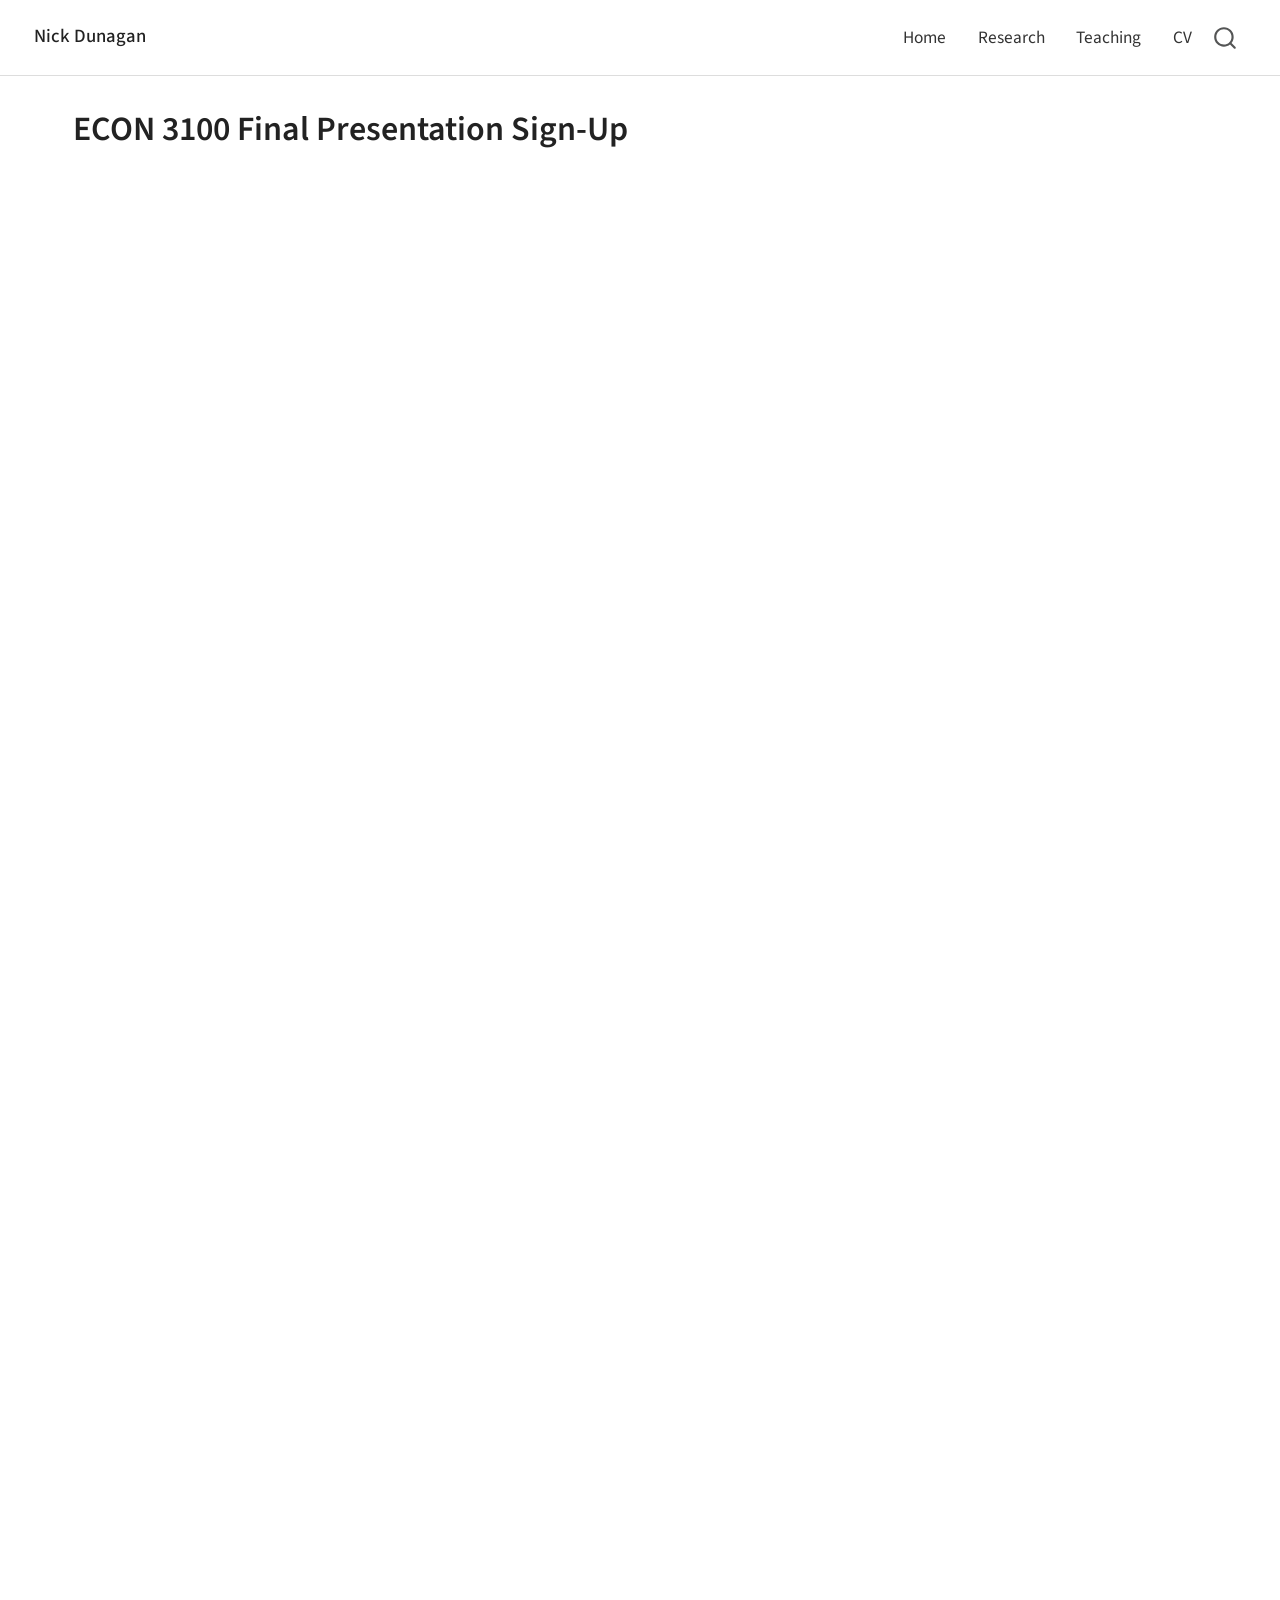
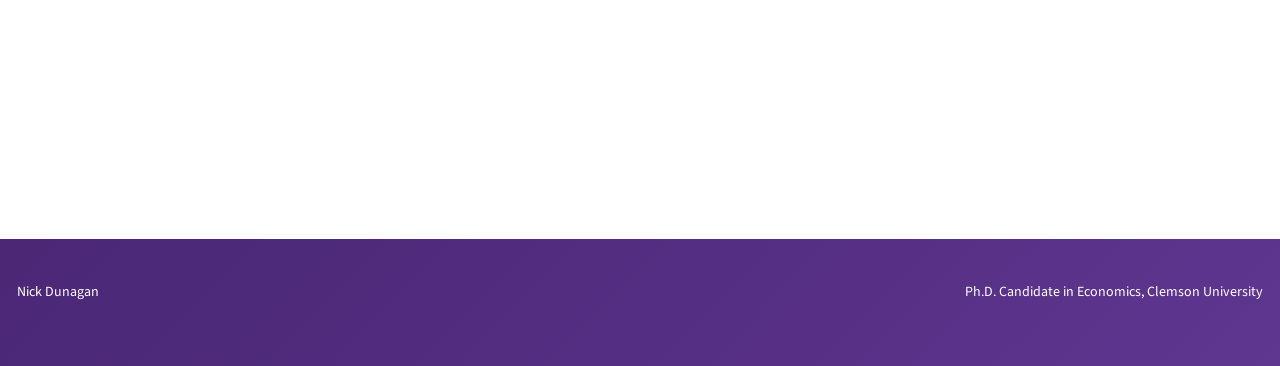
<file: econ3100-final-signup-f26.html>
<!DOCTYPE html>
<html xmlns="http://www.w3.org/1999/xhtml" lang="en" xml:lang="en"><head>

<meta charset="utf-8">
<meta name="generator" content="quarto-1.10.18">

<meta name="viewport" content="width=device-width, initial-scale=1.0, user-scalable=yes">


<title>ECON 3100 Final Presentation Sign-Up – Nick Dunagan</title>
<style>
/* Default styles provided by pandoc.
** See https://pandoc.org/MANUAL.html#variables-for-html for config info.
*/
span.smallcaps{font-variant: small-caps;}
div.columns{display: flex; gap: 1.5em;}
div.column{flex: auto;}
@media screen {
div.columns{gap: min(4vw, 1.5em);}
div.column{overflow-x: auto;}
}
div.hanging-indent{margin-left: 1.5em; text-indent: -1.5em;}
ul.task-list{list-style: none;}
ul.task-list li input[type="checkbox"] {
  width: 0.8em;
  margin: 0 0.8em 0.2em -1em; /* quarto-specific, see https://github.com/quarto-dev/quarto-cli/issues/4556 */ 
  vertical-align: middle;
}
</style>


<script src="site_libs/quarto-nav/quarto-nav.js"></script>
<script src="site_libs/quarto-nav/headroom.min.js"></script>
<script src="site_libs/clipboard/clipboard.min.js"></script>
<script src="site_libs/quarto-search/autocomplete.umd.js"></script>
<script src="site_libs/quarto-search/fuse.min.js"></script>
<script src="site_libs/quarto-search/quarto-search.js"></script>
<meta name="quarto:offset" content="./">
<link href="./images/favicon-512.png" rel="icon" type="image/png">
<script src="site_libs/quarto-html/quarto.js" type="module"></script>
<script src="site_libs/quarto-html/tabsets/tabsets.js" type="module"></script>
<script src="site_libs/quarto-html/popper.min.js"></script>
<script src="site_libs/quarto-html/tippy.umd.min.js"></script>
<script src="site_libs/quarto-html/anchor.min.js"></script>
<link href="site_libs/quarto-html/tippy.css" rel="stylesheet">
<link href="site_libs/quarto-html/quarto-syntax-highlighting-64a204ab8560d761af7679ceaba22944.css" rel="stylesheet" id="quarto-text-highlighting-styles">
<script src="site_libs/bootstrap/bootstrap.min.js"></script>
<link href="site_libs/bootstrap/bootstrap-icons.css" rel="stylesheet">
<link href="site_libs/bootstrap/bootstrap-172ba59bd5e0b52282274ba0c0cc16fc.min.css" rel="stylesheet" append-hash="true" id="quarto-bootstrap" data-mode="light">
<script id="quarto-search-options" type="application/json">{
  "location": "navbar",
  "copy-button": false,
  "collapse-after": 3,
  "panel-placement": "end",
  "type": "overlay",
  "limit": 50,
  "keyboard-shortcut": [
    "f",
    "/",
    "s"
  ],
  "show-item-context": false,
  "language": {
    "search-no-results-text": "No results",
    "search-matching-documents-text": "matching documents",
    "search-copy-link-title": "Copy link to search",
    "search-hide-matches-text": "Hide additional matches",
    "search-more-match-text": "more match in this document",
    "search-more-matches-text": "more matches in this document",
    "search-clear-button-title": "Clear",
    "search-text-placeholder": "",
    "search-detached-cancel-button-title": "Cancel",
    "search-submit-button-title": "Submit",
    "search-label": "Search"
  }
}</script>
<meta name="robots" content="noindex,nofollow,noarchive">


<link rel="stylesheet" href="styles.css">
<meta property="og:title" content="ECON 3100 Final Presentation Sign-Up – Nick Dunagan">
<meta property="og:image" content="https://nick.dunagan.org/images/headshot.png">
<meta property="og:site_name" content="Nick Dunagan">
<meta property="og:image:height" content="1402">
<meta property="og:image:width" content="1122">
<link rel="canonical" href="https://nick.dunagan.org/econ3100-final-signup-f26.html">
</head>

<body class="nav-fixed quarto-light">

<div id="quarto-search-results"></div>
  <header id="quarto-header" class="headroom fixed-top">
    <nav class="navbar navbar-expand-lg " data-bs-theme="dark">
      <div class="navbar-container container-fluid">
      <div class="navbar-brand-container mx-auto">
    <a class="navbar-brand" href="./index.html">
    <span class="navbar-title">Nick Dunagan</span>
    </a>
  </div>
            <div id="quarto-search" class="" title="Search"></div>
          <button class="navbar-toggler" type="button" data-bs-toggle="collapse" data-bs-target="#navbarCollapse" aria-controls="navbarCollapse" role="menu" aria-expanded="false" aria-label="Toggle navigation" onclick="if (window.quartoToggleHeadroom) { window.quartoToggleHeadroom(); }">
  <span class="navbar-toggler-icon"></span>
</button>
          <div class="collapse navbar-collapse" id="navbarCollapse">
            <ul class="navbar-nav navbar-nav-scroll ms-auto">
  <li class="nav-item">
    <a class="nav-link" href="./index.html"> 
<span class="menu-text">Home</span></a>
  </li>  
  <li class="nav-item">
    <a class="nav-link" href="./research.html"> 
<span class="menu-text">Research</span></a>
  </li>  
  <li class="nav-item">
    <a class="nav-link" href="./teaching.html"> 
<span class="menu-text">Teaching</span></a>
  </li>  
  <li class="nav-item">
    <a class="nav-link" href="./cv.html"> 
<span class="menu-text">CV</span></a>
  </li>  
</ul>
          </div> <!-- /navcollapse -->
            <div class="quarto-navbar-tools">
</div>
      </div> <!-- /container-fluid -->
    </nav>
</header>
<!-- content -->
<div id="quarto-content" class="quarto-container page-columns page-rows-contents page-layout-full page-navbar">
<!-- sidebar -->
<!-- margin-sidebar -->
    
<!-- main -->
<main class="content column-page" id="quarto-document-content">

<header id="title-block-header" class="quarto-title-block default">
<div class="quarto-title">
<h1 class="title">ECON 3100 Final Presentation Sign-Up</h1>
</div>



<div class="quarto-title-meta column-page">

    
  
    
  </div>
  


</header>


<style>
.presentation-signup-frame {
  width: 100%;
  height: 1500px;
  border: none;
  display: block;
}

@media (max-width: 768px) {
  .presentation-signup-frame {
    height: 1800px;
  }
}
</style>
<iframe class="presentation-signup-frame" src="https://script.google.com/macros/s/AKfycbxafzqI0tBfMKvUyoZqbqtOSYQfGFt1xboal0I0MqI-Vi-FXoSjJXxQJw7heXRrDiJLew/exec">
</iframe>



</main> <!-- /main -->
<script id="quarto-html-after-body" type="application/javascript">
  window.document.addEventListener("DOMContentLoaded", function (event) {
    const icon = "";
    const anchorJS = new window.AnchorJS();
    anchorJS.options = {
      placement: 'right',
      icon: icon
    };
    anchorJS.add('.anchored');
    const isCodeAnnotation = (el) => {
      for (const clz of el.classList) {
        if (clz.startsWith('code-annotation-')) {                     
          return true;
        }
      }
      return false;
    }
    const onCopySuccess = function(e) {
      // button target
      const button = e.trigger;
      // don't keep focus
      button.blur();
      // flash "checked"
      button.classList.add('code-copy-button-checked');
      var currentTitle = button.getAttribute("title");
      button.setAttribute("title", "Copied!");
      let tooltip;
      if (window.bootstrap) {
        button.setAttribute("data-bs-toggle", "tooltip");
        button.setAttribute("data-bs-placement", "left");
        button.setAttribute("data-bs-title", "Copied!");
        tooltip = new bootstrap.Tooltip(button, 
          { trigger: "manual", 
            customClass: "code-copy-button-tooltip",
            offset: [0, -8]});
        tooltip.show();    
      }
      setTimeout(function() {
        if (tooltip) {
          tooltip.hide();
          button.removeAttribute("data-bs-title");
          button.removeAttribute("data-bs-toggle");
          button.removeAttribute("data-bs-placement");
        }
        button.setAttribute("title", currentTitle);
        button.classList.remove('code-copy-button-checked');
      }, 1000);
      // clear code selection
      e.clearSelection();
    }
    const getTextToCopy = function(trigger) {
      const outerScaffold = trigger.parentElement.cloneNode(true);
      const codeEl = outerScaffold.querySelector('code');
      for (const childEl of codeEl.children) {
        if (isCodeAnnotation(childEl)) {
          childEl.remove();
        }
      }
      return codeEl.innerText;
    }
    const clipboard = new window.ClipboardJS('.code-copy-button:not([data-in-quarto-modal])', {
      text: getTextToCopy
    });
    clipboard.on('success', onCopySuccess);
    if (window.document.getElementById('quarto-embedded-source-code-modal')) {
      const clipboardModal = new window.ClipboardJS('.code-copy-button[data-in-quarto-modal]', {
        text: getTextToCopy,
        container: window.document.getElementById('quarto-embedded-source-code-modal')
      });
      clipboardModal.on('success', onCopySuccess);
    }
      var localhostRegex = new RegExp(/^(?:http|https):\/\/localhost\:?[0-9]*\//);
      var mailtoRegex = new RegExp(/^mailto:/);
        var filterRegex = new RegExp("https:\/\/nick\.dunagan\.org");
      var isInternal = (href) => {
          return filterRegex.test(href) || localhostRegex.test(href) || mailtoRegex.test(href);
      }
      // Inspect non-navigation links and adorn them if external
     var links = window.document.querySelectorAll('a[href]:not(.nav-link):not(.navbar-brand):not(.toc-action):not(.sidebar-link):not(.sidebar-item-toggle):not(.pagination-link):not(.no-external):not([aria-hidden]):not(.dropdown-item):not(.quarto-navigation-tool):not(.about-link)');
      for (var i=0; i<links.length; i++) {
        const link = links[i];
        if (!isInternal(link.href)) {
          // undo the damage that might have been done by quarto-nav.js in the case of
          // links that we want to consider external
          if (link.dataset.originalHref !== undefined) {
            link.href = link.dataset.originalHref;
          }
            // target, if specified
            link.setAttribute("target", "_blank");
            if (link.getAttribute("rel") === null) {
              link.setAttribute("rel", "noopener");
            }
        }
      }
    function tippyHover(el, contentFn, onTriggerFn, onUntriggerFn) {
      const config = {
        allowHTML: true,
        maxWidth: 500,
        delay: 100,
        arrow: false,
        appendTo: function(el) {
            return el.parentElement;
        },
        interactive: true,
        interactiveBorder: 10,
        theme: 'quarto',
        placement: 'bottom-start',
      };
      if (contentFn) {
        config.content = contentFn;
      }
      if (onTriggerFn) {
        config.onTrigger = onTriggerFn;
      }
      if (onUntriggerFn) {
        config.onUntrigger = onUntriggerFn;
      }
      window.tippy(el, config); 
    }
    const noterefs = window.document.querySelectorAll('a[role="doc-noteref"]');
    for (var i=0; i<noterefs.length; i++) {
      const ref = noterefs[i];
      tippyHover(ref, function() {
        // use id or data attribute instead here
        let href = ref.getAttribute('data-footnote-href') || ref.getAttribute('href');
        try { href = new URL(href).hash; } catch {}
        const id = href.replace(/^#\/?/, "");
        const note = window.document.getElementById(id);
        if (note) {
          return note.innerHTML;
        } else {
          return "";
        }
      });
    }
    const xrefs = window.document.querySelectorAll('a.quarto-xref');
    const processXRef = (id, note) => {
      // Strip column container classes
      const stripColumnClz = (el) => {
        el.classList.remove("page-full", "page-columns");
        if (el.children) {
          for (const child of el.children) {
            stripColumnClz(child);
          }
        }
      }
      stripColumnClz(note)
      if (id === null || id.startsWith('sec-')) {
        // Special case sections, only their first couple elements
        const container = document.createElement("div");
        if (note.children && note.children.length > 2) {
          container.appendChild(note.children[0].cloneNode(true));
          for (let i = 1; i < note.children.length; i++) {
            const child = note.children[i];
            if (child.tagName === "P" && child.innerText === "") {
              continue;
            } else {
              container.appendChild(child.cloneNode(true));
              break;
            }
          }
          if (window.Quarto?.typesetMath) {
            window.Quarto.typesetMath(container);
          }
          return container.innerHTML
        } else {
          if (window.Quarto?.typesetMath) {
            window.Quarto.typesetMath(note);
          }
          return note.innerHTML;
        }
      } else {
        // Remove any anchor links if they are present
        const anchorLink = note.querySelector('a.anchorjs-link');
        if (anchorLink) {
          anchorLink.remove();
        }
        if (window.Quarto?.typesetMath) {
          window.Quarto.typesetMath(note);
        }
        if (note.classList.contains("callout")) {
          return note.outerHTML;
        } else {
          return note.innerHTML;
        }
      }
    }
    for (var i=0; i<xrefs.length; i++) {
      const xref = xrefs[i];
      tippyHover(xref, undefined, function(instance) {
        instance.disable();
        let url = xref.getAttribute('href');
        let hash = undefined; 
        if (url.startsWith('#')) {
          hash = url;
        } else {
          try { hash = new URL(url).hash; } catch {}
        }
        if (hash) {
          const id = hash.replace(/^#\/?/, "");
          const note = window.document.getElementById(id);
          if (note !== null) {
            try {
              const html = processXRef(id, note.cloneNode(true));
              instance.setContent(html);
            } finally {
              instance.enable();
              instance.show();
            }
          } else {
            // See if we can fetch this
            fetch(url.split('#')[0])
            .then(res => res.text())
            .then(html => {
              const parser = new DOMParser();
              const htmlDoc = parser.parseFromString(html, "text/html");
              const note = htmlDoc.getElementById(id);
              if (note !== null) {
                const html = processXRef(id, note);
                instance.setContent(html);
              } 
            }).finally(() => {
              instance.enable();
              instance.show();
            });
          }
        } else {
          // See if we can fetch a full url (with no hash to target)
          // This is a special case and we should probably do some content thinning / targeting
          fetch(url)
          .then(res => res.text())
          .then(html => {
            const parser = new DOMParser();
            const htmlDoc = parser.parseFromString(html, "text/html");
            const note = htmlDoc.querySelector('main.content');
            if (note !== null) {
              // This should only happen for chapter cross references
              // (since there is no id in the URL)
              // remove the first header
              if (note.children.length > 0 && note.children[0].tagName === "HEADER") {
                note.children[0].remove();
              }
              const html = processXRef(null, note);
              instance.setContent(html);
            } 
          }).finally(() => {
            instance.enable();
            instance.show();
          });
        }
      }, function(instance) {
      });
    }
        let selectedAnnoteEl;
        const selectorForAnnotation = ( cell, annotation) => {
          let cellAttr = 'data-code-cell="' + cell + '"';
          let lineAttr = 'data-code-annotation="' +  annotation + '"';
          const selector = 'span[' + cellAttr + '][' + lineAttr + ']';
          return selector;
        }
        const selectCodeLines = (annoteEl) => {
          const doc = window.document;
          const targetCell = annoteEl.getAttribute("data-target-cell");
          const targetAnnotation = annoteEl.getAttribute("data-target-annotation");
          const annoteSpan = window.document.querySelector(selectorForAnnotation(targetCell, targetAnnotation));
          const lines = annoteSpan.getAttribute("data-code-lines").split(",");
          const lineIds = lines.map((line) => {
            return targetCell + "-" + line;
          })
          let top = null;
          let height = null;
          let parent = null;
          if (lineIds.length > 0) {
              //compute the position of the single el (top and bottom and make a div)
              const el = window.document.getElementById(lineIds[0]);
              top = el.offsetTop;
              height = el.offsetHeight;
              parent = el.parentElement.parentElement;
            if (lineIds.length > 1) {
              const lastEl = window.document.getElementById(lineIds[lineIds.length - 1]);
              const bottom = lastEl.offsetTop + lastEl.offsetHeight;
              height = bottom - top;
            }
            if (top !== null && height !== null && parent !== null) {
              // cook up a div (if necessary) and position it 
              let div = window.document.getElementById("code-annotation-line-highlight");
              if (div === null) {
                div = window.document.createElement("div");
                div.setAttribute("id", "code-annotation-line-highlight");
                div.style.position = 'absolute';
                parent.appendChild(div);
              }
              div.style.top = top - 2 + "px";
              div.style.height = height + 4 + "px";
              div.style.left = 0;
              let gutterDiv = window.document.getElementById("code-annotation-line-highlight-gutter");
              if (gutterDiv === null) {
                gutterDiv = window.document.createElement("div");
                gutterDiv.setAttribute("id", "code-annotation-line-highlight-gutter");
                gutterDiv.style.position = 'absolute';
                const codeCell = window.document.getElementById(targetCell);
                const gutter = codeCell.querySelector('.code-annotation-gutter');
                gutter.appendChild(gutterDiv);
              }
              gutterDiv.style.top = top - 2 + "px";
              gutterDiv.style.height = height + 4 + "px";
            }
            selectedAnnoteEl = annoteEl;
          }
        };
        const unselectCodeLines = () => {
          const elementsIds = ["code-annotation-line-highlight", "code-annotation-line-highlight-gutter"];
          elementsIds.forEach((elId) => {
            const div = window.document.getElementById(elId);
            if (div) {
              div.remove();
            }
          });
          selectedAnnoteEl = undefined;
        };
          // Handle positioning of the toggle
      window.addEventListener(
        "resize",
        throttle(() => {
          elRect = undefined;
          if (selectedAnnoteEl) {
            selectCodeLines(selectedAnnoteEl);
          }
        }, 10)
      );
      function throttle(fn, ms) {
      let throttle = false;
      let timer;
        return (...args) => {
          if(!throttle) { // first call gets through
              fn.apply(this, args);
              throttle = true;
          } else { // all the others get throttled
              if(timer) clearTimeout(timer); // cancel #2
              timer = setTimeout(() => {
                fn.apply(this, args);
                timer = throttle = false;
              }, ms);
          }
        };
      }
        // Attach click handler to the DT
        const annoteDls = window.document.querySelectorAll('dt[data-target-cell]');
        for (const annoteDlNode of annoteDls) {
          annoteDlNode.addEventListener('click', (event) => {
            const clickedEl = event.target;
            if (clickedEl !== selectedAnnoteEl) {
              unselectCodeLines();
              const activeEl = window.document.querySelector('dt[data-target-cell].code-annotation-active');
              if (activeEl) {
                activeEl.classList.remove('code-annotation-active');
              }
              selectCodeLines(clickedEl);
              clickedEl.classList.add('code-annotation-active');
            } else {
              // Unselect the line
              unselectCodeLines();
              clickedEl.classList.remove('code-annotation-active');
            }
          });
        }
    const findCites = (el) => {
      const parentEl = el.parentElement;
      if (parentEl) {
        const cites = parentEl.dataset.cites;
        if (cites) {
          return {
            el,
            cites: cites.split(' ')
          };
        } else {
          return findCites(el.parentElement)
        }
      } else {
        return undefined;
      }
    };
    var bibliorefs = window.document.querySelectorAll('a[role="doc-biblioref"]');
    for (var i=0; i<bibliorefs.length; i++) {
      const ref = bibliorefs[i];
      const citeInfo = findCites(ref);
      if (citeInfo) {
        tippyHover(citeInfo.el, function() {
          var popup = window.document.createElement('div');
          citeInfo.cites.forEach(function(cite) {
            var citeDiv = window.document.createElement('div');
            citeDiv.classList.add('hanging-indent');
            citeDiv.classList.add('csl-entry');
            var biblioDiv = window.document.getElementById('ref-' + cite);
            if (biblioDiv) {
              citeDiv.innerHTML = biblioDiv.innerHTML;
            }
            popup.appendChild(citeDiv);
          });
          return popup.innerHTML;
        });
      }
    }
  });
  </script>
</div> <!-- /content -->
<footer class="footer">
  <div class="nav-footer">
    <div class="nav-footer-left">
<p>Nick Dunagan</p>
</div>   
    <div class="nav-footer-center">
      &nbsp;
    </div>
    <div class="nav-footer-right">
<p>Ph.D.&nbsp;Candidate in Economics, Clemson University</p>
</div>
  </div>
</footer>




</body></html>
</file>
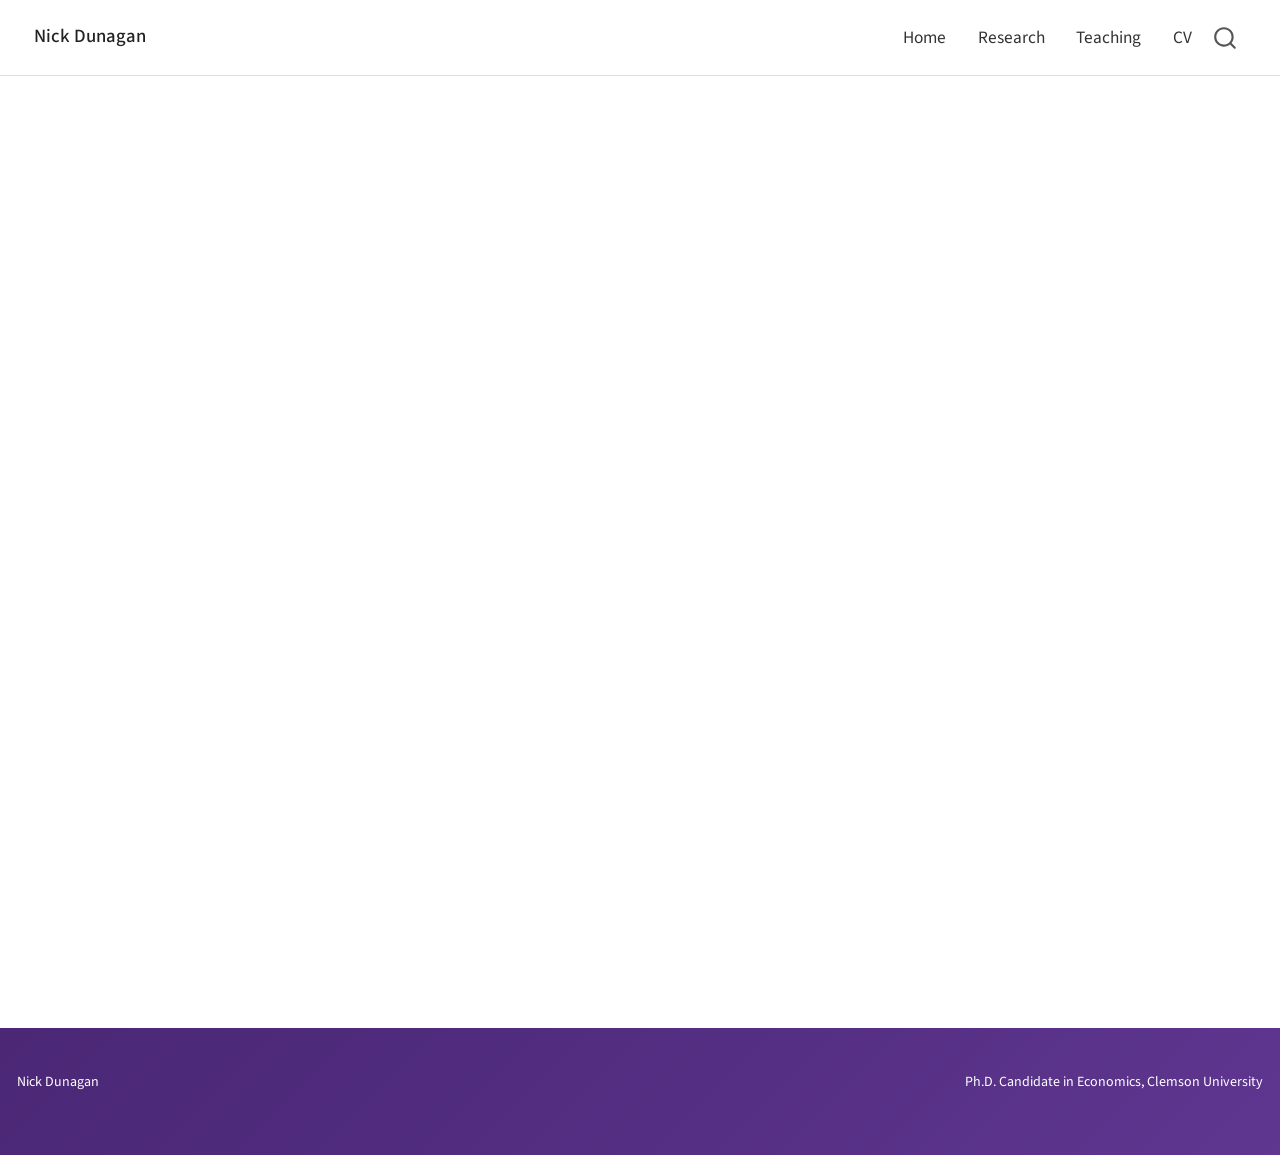
<file: econ3100-presentation-signup-f26.html>
<!DOCTYPE html>
<html xmlns="http://www.w3.org/1999/xhtml" lang="en" xml:lang="en"><head>

<meta charset="utf-8">
<meta name="generator" content="quarto-1.10.18">

<meta name="viewport" content="width=device-width, initial-scale=1.0, user-scalable=yes">


<title>ECON 3100 Final Presentation Sign-Up – Nick Dunagan</title>
<style>
/* Default styles provided by pandoc.
** See https://pandoc.org/MANUAL.html#variables-for-html for config info.
*/
span.smallcaps{font-variant: small-caps;}
div.columns{display: flex; gap: 1.5em;}
div.column{flex: auto;}
@media screen {
div.columns{gap: min(4vw, 1.5em);}
div.column{overflow-x: auto;}
}
div.hanging-indent{margin-left: 1.5em; text-indent: -1.5em;}
ul.task-list{list-style: none;}
ul.task-list li input[type="checkbox"] {
  width: 0.8em;
  margin: 0 0.8em 0.2em -1em; /* quarto-specific, see https://github.com/quarto-dev/quarto-cli/issues/4556 */ 
  vertical-align: middle;
}
</style>


<script src="site_libs/quarto-nav/quarto-nav.js"></script>
<script src="site_libs/quarto-nav/headroom.min.js"></script>
<script src="site_libs/clipboard/clipboard.min.js"></script>
<script src="site_libs/quarto-search/autocomplete.umd.js"></script>
<script src="site_libs/quarto-search/fuse.min.js"></script>
<script src="site_libs/quarto-search/quarto-search.js"></script>
<meta name="quarto:offset" content="./">
<link href="./images/favicon-512.png" rel="icon" type="image/png">
<script src="site_libs/quarto-html/quarto.js" type="module"></script>
<script src="site_libs/quarto-html/tabsets/tabsets.js" type="module"></script>
<script src="site_libs/quarto-html/popper.min.js"></script>
<script src="site_libs/quarto-html/tippy.umd.min.js"></script>
<script src="site_libs/quarto-html/anchor.min.js"></script>
<link href="site_libs/quarto-html/tippy.css" rel="stylesheet">
<link href="site_libs/quarto-html/quarto-syntax-highlighting-64a204ab8560d761af7679ceaba22944.css" rel="stylesheet" id="quarto-text-highlighting-styles">
<script src="site_libs/bootstrap/bootstrap.min.js"></script>
<link href="site_libs/bootstrap/bootstrap-icons.css" rel="stylesheet">
<link href="site_libs/bootstrap/bootstrap-172ba59bd5e0b52282274ba0c0cc16fc.min.css" rel="stylesheet" append-hash="true" id="quarto-bootstrap" data-mode="light">
<script id="quarto-search-options" type="application/json">{
  "location": "navbar",
  "copy-button": false,
  "collapse-after": 3,
  "panel-placement": "end",
  "type": "overlay",
  "limit": 50,
  "keyboard-shortcut": [
    "f",
    "/",
    "s"
  ],
  "show-item-context": false,
  "language": {
    "search-no-results-text": "No results",
    "search-matching-documents-text": "matching documents",
    "search-copy-link-title": "Copy link to search",
    "search-hide-matches-text": "Hide additional matches",
    "search-more-match-text": "more match in this document",
    "search-more-matches-text": "more matches in this document",
    "search-clear-button-title": "Clear",
    "search-text-placeholder": "",
    "search-detached-cancel-button-title": "Cancel",
    "search-submit-button-title": "Submit",
    "search-label": "Search"
  }
}</script>
<meta name="robots" content="noindex,nofollow,noarchive">


<link rel="stylesheet" href="styles.css">
<meta property="og:title" content="ECON 3100 Final Presentation Sign-Up – Nick Dunagan">
<meta property="og:image" content="https://nick.dunagan.org/images/headshot.png">
<meta property="og:site_name" content="Nick Dunagan">
<meta property="og:image:height" content="1402">
<meta property="og:image:width" content="1122">
<link rel="canonical" href="https://nick.dunagan.org/econ3100-presentation-signup-f26.html">
</head>

<body class="nav-fixed quarto-light">

<div id="quarto-search-results"></div>
  <header id="quarto-header" class="headroom fixed-top">
    <nav class="navbar navbar-expand-lg " data-bs-theme="dark">
      <div class="navbar-container container-fluid">
      <div class="navbar-brand-container mx-auto">
    <a class="navbar-brand" href="./index.html">
    <span class="navbar-title">Nick Dunagan</span>
    </a>
  </div>
            <div id="quarto-search" class="" title="Search"></div>
          <button class="navbar-toggler" type="button" data-bs-toggle="collapse" data-bs-target="#navbarCollapse" aria-controls="navbarCollapse" role="menu" aria-expanded="false" aria-label="Toggle navigation" onclick="if (window.quartoToggleHeadroom) { window.quartoToggleHeadroom(); }">
  <span class="navbar-toggler-icon"></span>
</button>
          <div class="collapse navbar-collapse" id="navbarCollapse">
            <ul class="navbar-nav navbar-nav-scroll ms-auto">
  <li class="nav-item">
    <a class="nav-link" href="./index.html"> 
<span class="menu-text">Home</span></a>
  </li>  
  <li class="nav-item">
    <a class="nav-link" href="./research.html"> 
<span class="menu-text">Research</span></a>
  </li>  
  <li class="nav-item">
    <a class="nav-link" href="./teaching.html"> 
<span class="menu-text">Teaching</span></a>
  </li>  
  <li class="nav-item">
    <a class="nav-link" href="./cv.html"> 
<span class="menu-text">CV</span></a>
  </li>  
</ul>
          </div> <!-- /navcollapse -->
            <div class="quarto-navbar-tools">
</div>
      </div> <!-- /container-fluid -->
    </nav>
</header>
<!-- content -->
<div id="quarto-content" class="quarto-container page-columns page-rows-contents page-layout-full page-navbar">
<!-- sidebar -->
<!-- margin-sidebar -->
    
<!-- main -->
<main class="content column-page" id="quarto-document-content">

<header id="title-block-header" class="quarto-title-block default">
<div class="quarto-title">
<h1 class="title">ECON 3100 Final Presentation Sign-Up</h1>
</div>



<div class="quarto-title-meta column-page">

    
  
    
  </div>
  


</header>


<style>
/* Remove Quarto's normal page spacing */
#quarto-content,
.page-columns,
main.content {
  width: 100% !important;
  max-width: none !important;
  margin: 0 !important;
  padding: 0 !important;
}

/* We don't need a second page title below the normal website navbar */
.quarto-title-block {
  display: none !important;
}

/* Container for the signup application */
.signup-page {
  width: 100%;
  margin: 0;
  padding: 0;
  overflow: hidden;
}

/* Make the Apps Script page fill the entire available area */
.presentation-signup-frame {
  display: block;
  width: 100%;
  border: 0;
  margin: 0;
  padding: 0;
}
</style>
<div class="signup-page">
<iframe id="presentationSignup" class="presentation-signup-frame" src="https://script.google.com/macros/s/AKfycbxafzqI0tBfMKvUyoZqbqtOSYQfGFt1xboal0I0MqI-Vi-FXoSjJXxQJw7heXRrDiJLew/exec" allow="clipboard-write">
</iframe>
</div>
<script>
function resizeSignupPage() {
  const frame = document.getElementById("presentationSignup");
  const header = document.getElementById("quarto-header");

  const headerHeight = header
    ? header.getBoundingClientRect().height
    : 0;

  frame.style.height =
    `calc(100dvh - ${headerHeight}px)`;
}

window.addEventListener("load", resizeSignupPage);
window.addEventListener("resize", resizeSignupPage);
</script>



</main> <!-- /main -->
<script id="quarto-html-after-body" type="application/javascript">
  window.document.addEventListener("DOMContentLoaded", function (event) {
    const icon = "";
    const anchorJS = new window.AnchorJS();
    anchorJS.options = {
      placement: 'right',
      icon: icon
    };
    anchorJS.add('.anchored');
    const isCodeAnnotation = (el) => {
      for (const clz of el.classList) {
        if (clz.startsWith('code-annotation-')) {                     
          return true;
        }
      }
      return false;
    }
    const onCopySuccess = function(e) {
      // button target
      const button = e.trigger;
      // don't keep focus
      button.blur();
      // flash "checked"
      button.classList.add('code-copy-button-checked');
      var currentTitle = button.getAttribute("title");
      button.setAttribute("title", "Copied!");
      let tooltip;
      if (window.bootstrap) {
        button.setAttribute("data-bs-toggle", "tooltip");
        button.setAttribute("data-bs-placement", "left");
        button.setAttribute("data-bs-title", "Copied!");
        tooltip = new bootstrap.Tooltip(button, 
          { trigger: "manual", 
            customClass: "code-copy-button-tooltip",
            offset: [0, -8]});
        tooltip.show();    
      }
      setTimeout(function() {
        if (tooltip) {
          tooltip.hide();
          button.removeAttribute("data-bs-title");
          button.removeAttribute("data-bs-toggle");
          button.removeAttribute("data-bs-placement");
        }
        button.setAttribute("title", currentTitle);
        button.classList.remove('code-copy-button-checked');
      }, 1000);
      // clear code selection
      e.clearSelection();
    }
    const getTextToCopy = function(trigger) {
      const outerScaffold = trigger.parentElement.cloneNode(true);
      const codeEl = outerScaffold.querySelector('code');
      for (const childEl of codeEl.children) {
        if (isCodeAnnotation(childEl)) {
          childEl.remove();
        }
      }
      return codeEl.innerText;
    }
    const clipboard = new window.ClipboardJS('.code-copy-button:not([data-in-quarto-modal])', {
      text: getTextToCopy
    });
    clipboard.on('success', onCopySuccess);
    if (window.document.getElementById('quarto-embedded-source-code-modal')) {
      const clipboardModal = new window.ClipboardJS('.code-copy-button[data-in-quarto-modal]', {
        text: getTextToCopy,
        container: window.document.getElementById('quarto-embedded-source-code-modal')
      });
      clipboardModal.on('success', onCopySuccess);
    }
      var localhostRegex = new RegExp(/^(?:http|https):\/\/localhost\:?[0-9]*\//);
      var mailtoRegex = new RegExp(/^mailto:/);
        var filterRegex = new RegExp("https:\/\/nick\.dunagan\.org");
      var isInternal = (href) => {
          return filterRegex.test(href) || localhostRegex.test(href) || mailtoRegex.test(href);
      }
      // Inspect non-navigation links and adorn them if external
     var links = window.document.querySelectorAll('a[href]:not(.nav-link):not(.navbar-brand):not(.toc-action):not(.sidebar-link):not(.sidebar-item-toggle):not(.pagination-link):not(.no-external):not([aria-hidden]):not(.dropdown-item):not(.quarto-navigation-tool):not(.about-link)');
      for (var i=0; i<links.length; i++) {
        const link = links[i];
        if (!isInternal(link.href)) {
          // undo the damage that might have been done by quarto-nav.js in the case of
          // links that we want to consider external
          if (link.dataset.originalHref !== undefined) {
            link.href = link.dataset.originalHref;
          }
            // target, if specified
            link.setAttribute("target", "_blank");
            if (link.getAttribute("rel") === null) {
              link.setAttribute("rel", "noopener");
            }
        }
      }
    function tippyHover(el, contentFn, onTriggerFn, onUntriggerFn) {
      const config = {
        allowHTML: true,
        maxWidth: 500,
        delay: 100,
        arrow: false,
        appendTo: function(el) {
            return el.parentElement;
        },
        interactive: true,
        interactiveBorder: 10,
        theme: 'quarto',
        placement: 'bottom-start',
      };
      if (contentFn) {
        config.content = contentFn;
      }
      if (onTriggerFn) {
        config.onTrigger = onTriggerFn;
      }
      if (onUntriggerFn) {
        config.onUntrigger = onUntriggerFn;
      }
      window.tippy(el, config); 
    }
    const noterefs = window.document.querySelectorAll('a[role="doc-noteref"]');
    for (var i=0; i<noterefs.length; i++) {
      const ref = noterefs[i];
      tippyHover(ref, function() {
        // use id or data attribute instead here
        let href = ref.getAttribute('data-footnote-href') || ref.getAttribute('href');
        try { href = new URL(href).hash; } catch {}
        const id = href.replace(/^#\/?/, "");
        const note = window.document.getElementById(id);
        if (note) {
          return note.innerHTML;
        } else {
          return "";
        }
      });
    }
    const xrefs = window.document.querySelectorAll('a.quarto-xref');
    const processXRef = (id, note) => {
      // Strip column container classes
      const stripColumnClz = (el) => {
        el.classList.remove("page-full", "page-columns");
        if (el.children) {
          for (const child of el.children) {
            stripColumnClz(child);
          }
        }
      }
      stripColumnClz(note)
      if (id === null || id.startsWith('sec-')) {
        // Special case sections, only their first couple elements
        const container = document.createElement("div");
        if (note.children && note.children.length > 2) {
          container.appendChild(note.children[0].cloneNode(true));
          for (let i = 1; i < note.children.length; i++) {
            const child = note.children[i];
            if (child.tagName === "P" && child.innerText === "") {
              continue;
            } else {
              container.appendChild(child.cloneNode(true));
              break;
            }
          }
          if (window.Quarto?.typesetMath) {
            window.Quarto.typesetMath(container);
          }
          return container.innerHTML
        } else {
          if (window.Quarto?.typesetMath) {
            window.Quarto.typesetMath(note);
          }
          return note.innerHTML;
        }
      } else {
        // Remove any anchor links if they are present
        const anchorLink = note.querySelector('a.anchorjs-link');
        if (anchorLink) {
          anchorLink.remove();
        }
        if (window.Quarto?.typesetMath) {
          window.Quarto.typesetMath(note);
        }
        if (note.classList.contains("callout")) {
          return note.outerHTML;
        } else {
          return note.innerHTML;
        }
      }
    }
    for (var i=0; i<xrefs.length; i++) {
      const xref = xrefs[i];
      tippyHover(xref, undefined, function(instance) {
        instance.disable();
        let url = xref.getAttribute('href');
        let hash = undefined; 
        if (url.startsWith('#')) {
          hash = url;
        } else {
          try { hash = new URL(url).hash; } catch {}
        }
        if (hash) {
          const id = hash.replace(/^#\/?/, "");
          const note = window.document.getElementById(id);
          if (note !== null) {
            try {
              const html = processXRef(id, note.cloneNode(true));
              instance.setContent(html);
            } finally {
              instance.enable();
              instance.show();
            }
          } else {
            // See if we can fetch this
            fetch(url.split('#')[0])
            .then(res => res.text())
            .then(html => {
              const parser = new DOMParser();
              const htmlDoc = parser.parseFromString(html, "text/html");
              const note = htmlDoc.getElementById(id);
              if (note !== null) {
                const html = processXRef(id, note);
                instance.setContent(html);
              } 
            }).finally(() => {
              instance.enable();
              instance.show();
            });
          }
        } else {
          // See if we can fetch a full url (with no hash to target)
          // This is a special case and we should probably do some content thinning / targeting
          fetch(url)
          .then(res => res.text())
          .then(html => {
            const parser = new DOMParser();
            const htmlDoc = parser.parseFromString(html, "text/html");
            const note = htmlDoc.querySelector('main.content');
            if (note !== null) {
              // This should only happen for chapter cross references
              // (since there is no id in the URL)
              // remove the first header
              if (note.children.length > 0 && note.children[0].tagName === "HEADER") {
                note.children[0].remove();
              }
              const html = processXRef(null, note);
              instance.setContent(html);
            } 
          }).finally(() => {
            instance.enable();
            instance.show();
          });
        }
      }, function(instance) {
      });
    }
        let selectedAnnoteEl;
        const selectorForAnnotation = ( cell, annotation) => {
          let cellAttr = 'data-code-cell="' + cell + '"';
          let lineAttr = 'data-code-annotation="' +  annotation + '"';
          const selector = 'span[' + cellAttr + '][' + lineAttr + ']';
          return selector;
        }
        const selectCodeLines = (annoteEl) => {
          const doc = window.document;
          const targetCell = annoteEl.getAttribute("data-target-cell");
          const targetAnnotation = annoteEl.getAttribute("data-target-annotation");
          const annoteSpan = window.document.querySelector(selectorForAnnotation(targetCell, targetAnnotation));
          const lines = annoteSpan.getAttribute("data-code-lines").split(",");
          const lineIds = lines.map((line) => {
            return targetCell + "-" + line;
          })
          let top = null;
          let height = null;
          let parent = null;
          if (lineIds.length > 0) {
              //compute the position of the single el (top and bottom and make a div)
              const el = window.document.getElementById(lineIds[0]);
              top = el.offsetTop;
              height = el.offsetHeight;
              parent = el.parentElement.parentElement;
            if (lineIds.length > 1) {
              const lastEl = window.document.getElementById(lineIds[lineIds.length - 1]);
              const bottom = lastEl.offsetTop + lastEl.offsetHeight;
              height = bottom - top;
            }
            if (top !== null && height !== null && parent !== null) {
              // cook up a div (if necessary) and position it 
              let div = window.document.getElementById("code-annotation-line-highlight");
              if (div === null) {
                div = window.document.createElement("div");
                div.setAttribute("id", "code-annotation-line-highlight");
                div.style.position = 'absolute';
                parent.appendChild(div);
              }
              div.style.top = top - 2 + "px";
              div.style.height = height + 4 + "px";
              div.style.left = 0;
              let gutterDiv = window.document.getElementById("code-annotation-line-highlight-gutter");
              if (gutterDiv === null) {
                gutterDiv = window.document.createElement("div");
                gutterDiv.setAttribute("id", "code-annotation-line-highlight-gutter");
                gutterDiv.style.position = 'absolute';
                const codeCell = window.document.getElementById(targetCell);
                const gutter = codeCell.querySelector('.code-annotation-gutter');
                gutter.appendChild(gutterDiv);
              }
              gutterDiv.style.top = top - 2 + "px";
              gutterDiv.style.height = height + 4 + "px";
            }
            selectedAnnoteEl = annoteEl;
          }
        };
        const unselectCodeLines = () => {
          const elementsIds = ["code-annotation-line-highlight", "code-annotation-line-highlight-gutter"];
          elementsIds.forEach((elId) => {
            const div = window.document.getElementById(elId);
            if (div) {
              div.remove();
            }
          });
          selectedAnnoteEl = undefined;
        };
          // Handle positioning of the toggle
      window.addEventListener(
        "resize",
        throttle(() => {
          elRect = undefined;
          if (selectedAnnoteEl) {
            selectCodeLines(selectedAnnoteEl);
          }
        }, 10)
      );
      function throttle(fn, ms) {
      let throttle = false;
      let timer;
        return (...args) => {
          if(!throttle) { // first call gets through
              fn.apply(this, args);
              throttle = true;
          } else { // all the others get throttled
              if(timer) clearTimeout(timer); // cancel #2
              timer = setTimeout(() => {
                fn.apply(this, args);
                timer = throttle = false;
              }, ms);
          }
        };
      }
        // Attach click handler to the DT
        const annoteDls = window.document.querySelectorAll('dt[data-target-cell]');
        for (const annoteDlNode of annoteDls) {
          annoteDlNode.addEventListener('click', (event) => {
            const clickedEl = event.target;
            if (clickedEl !== selectedAnnoteEl) {
              unselectCodeLines();
              const activeEl = window.document.querySelector('dt[data-target-cell].code-annotation-active');
              if (activeEl) {
                activeEl.classList.remove('code-annotation-active');
              }
              selectCodeLines(clickedEl);
              clickedEl.classList.add('code-annotation-active');
            } else {
              // Unselect the line
              unselectCodeLines();
              clickedEl.classList.remove('code-annotation-active');
            }
          });
        }
    const findCites = (el) => {
      const parentEl = el.parentElement;
      if (parentEl) {
        const cites = parentEl.dataset.cites;
        if (cites) {
          return {
            el,
            cites: cites.split(' ')
          };
        } else {
          return findCites(el.parentElement)
        }
      } else {
        return undefined;
      }
    };
    var bibliorefs = window.document.querySelectorAll('a[role="doc-biblioref"]');
    for (var i=0; i<bibliorefs.length; i++) {
      const ref = bibliorefs[i];
      const citeInfo = findCites(ref);
      if (citeInfo) {
        tippyHover(citeInfo.el, function() {
          var popup = window.document.createElement('div');
          citeInfo.cites.forEach(function(cite) {
            var citeDiv = window.document.createElement('div');
            citeDiv.classList.add('hanging-indent');
            citeDiv.classList.add('csl-entry');
            var biblioDiv = window.document.getElementById('ref-' + cite);
            if (biblioDiv) {
              citeDiv.innerHTML = biblioDiv.innerHTML;
            }
            popup.appendChild(citeDiv);
          });
          return popup.innerHTML;
        });
      }
    }
  });
  </script>
</div> <!-- /content -->
<footer class="footer">
  <div class="nav-footer">
    <div class="nav-footer-left">
<p>Nick Dunagan</p>
</div>   
    <div class="nav-footer-center">
      &nbsp;
    </div>
    <div class="nav-footer-right">
<p>Ph.D.&nbsp;Candidate in Economics, Clemson University</p>
</div>
  </div>
</footer>




</body></html>
</file>
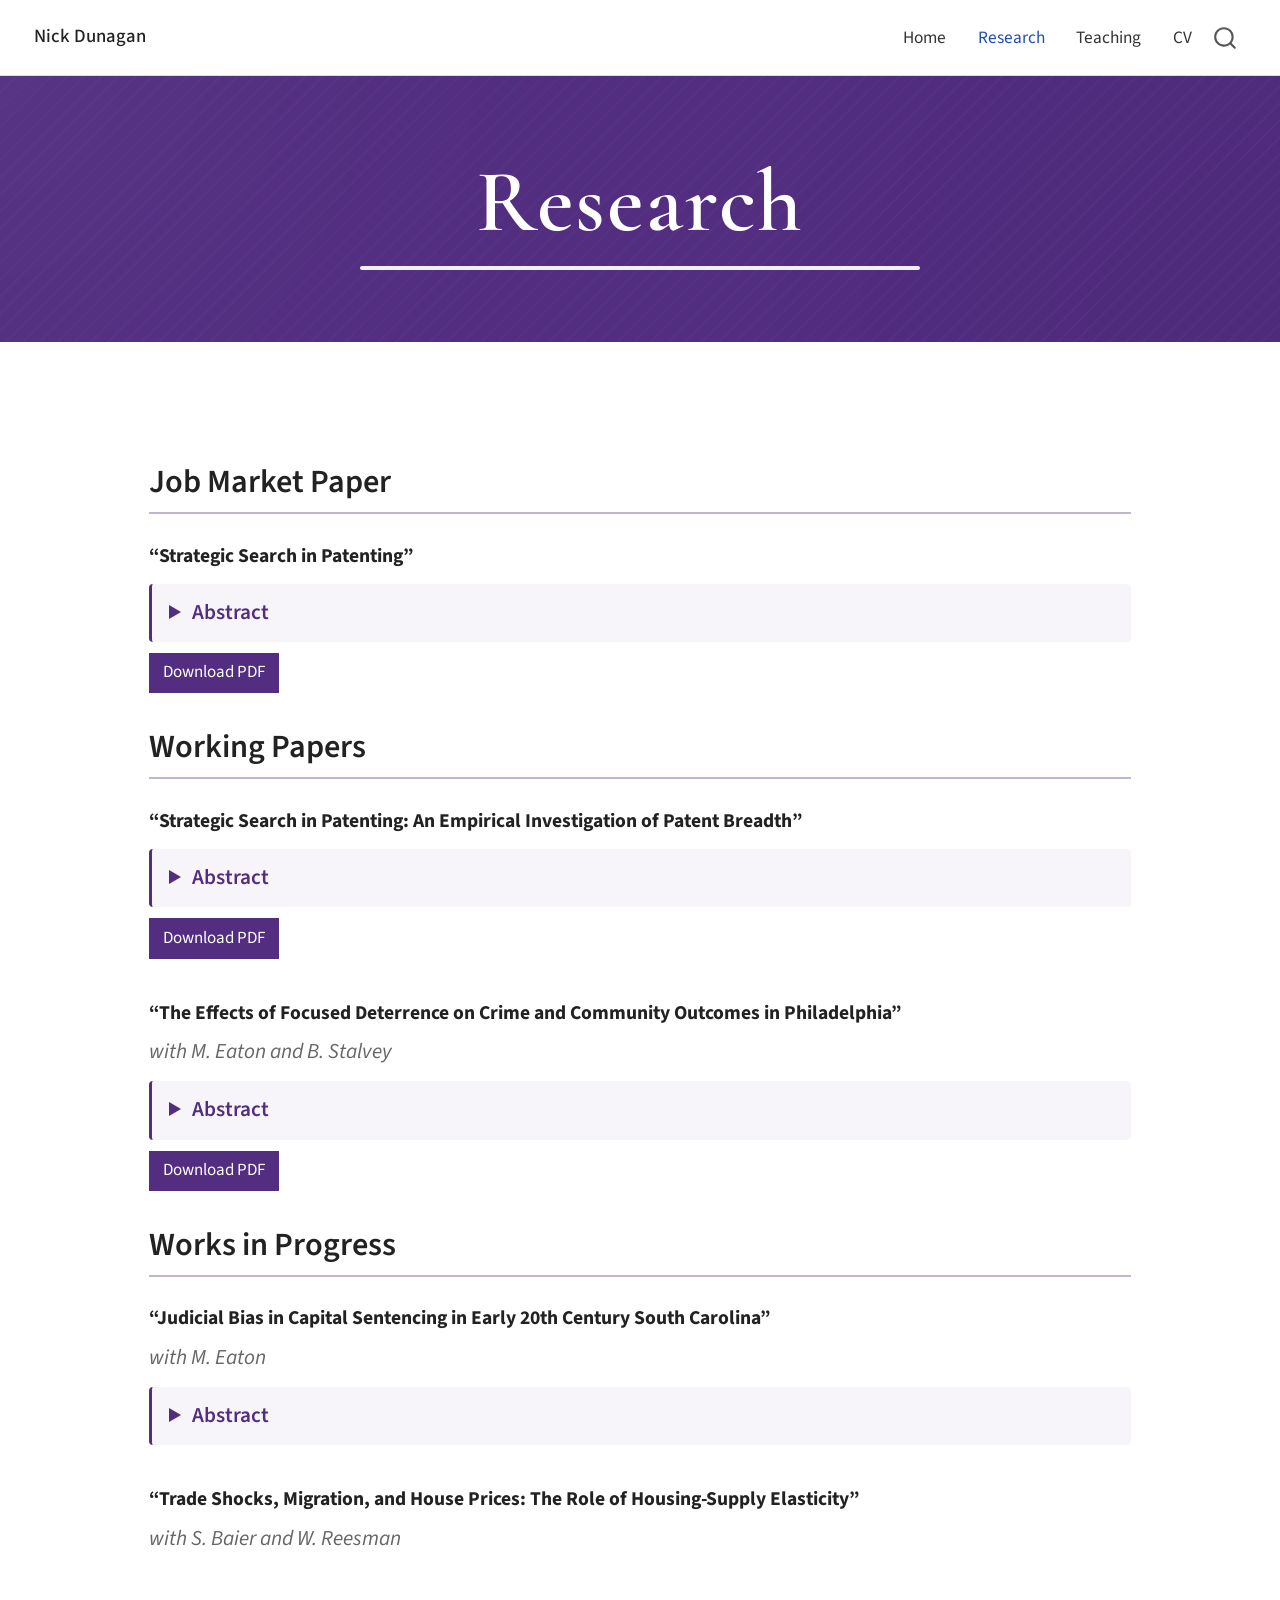
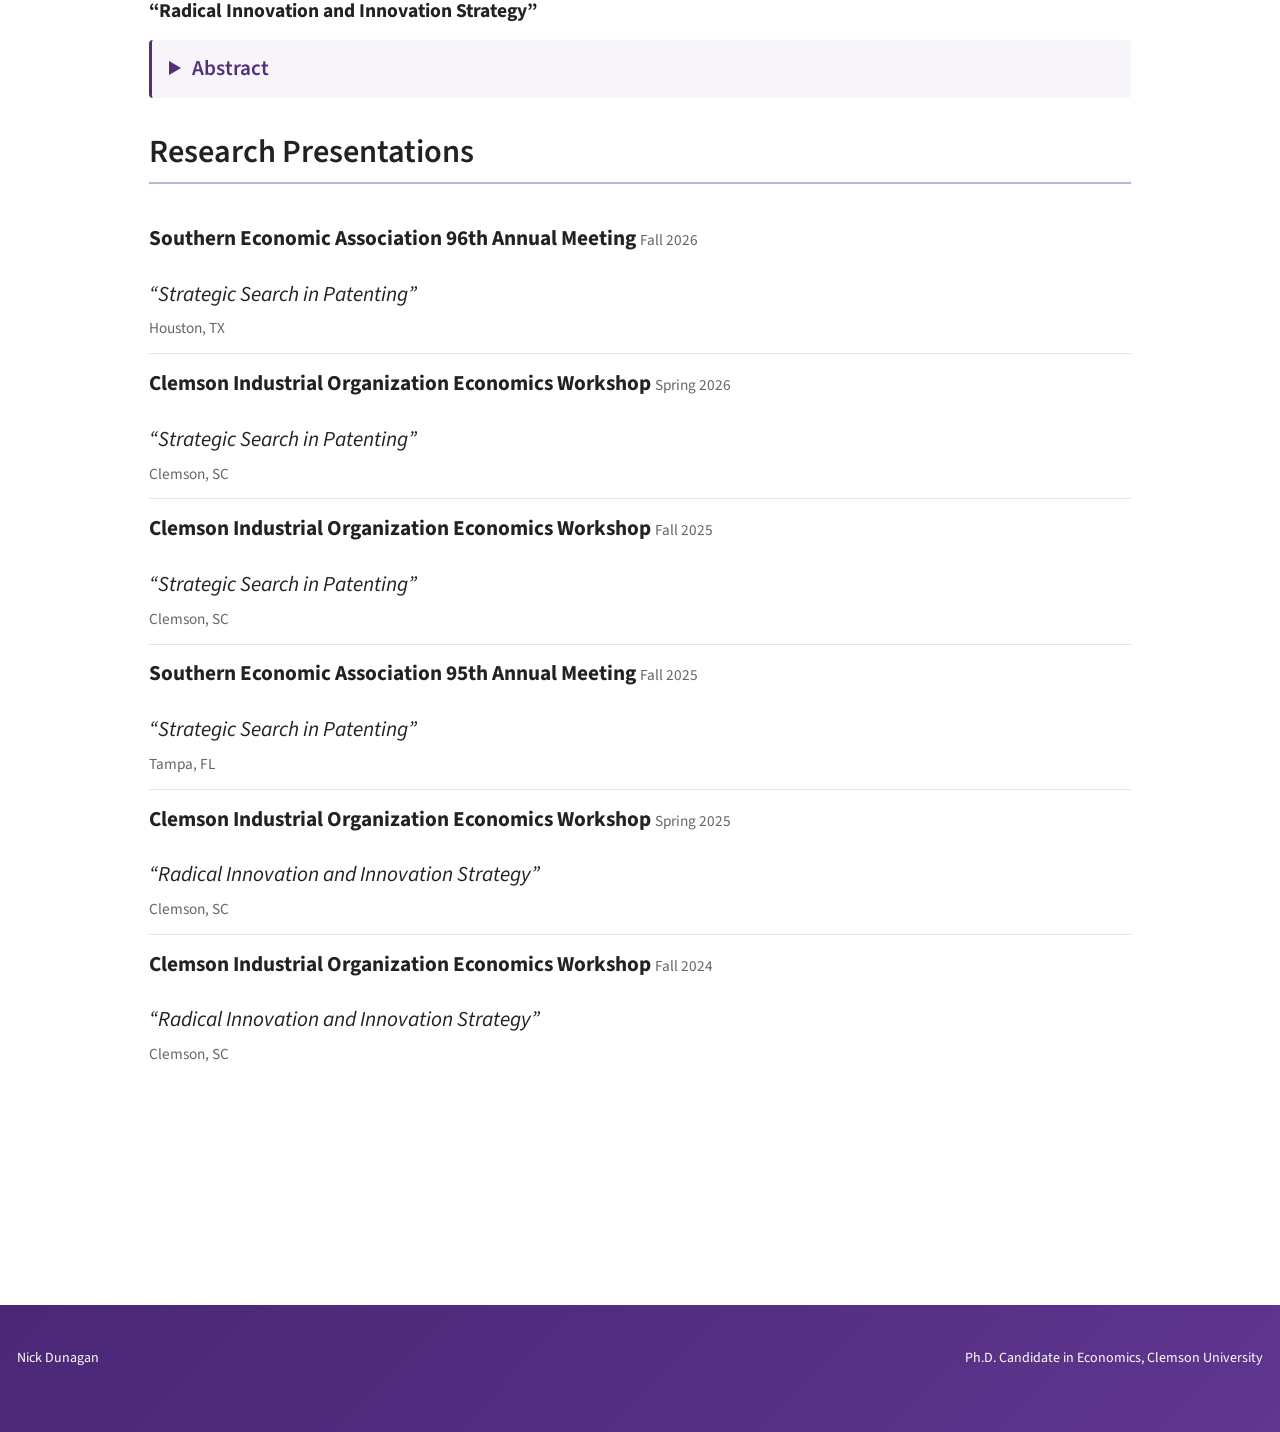
<file: research.html>
<!DOCTYPE html>
<html xmlns="http://www.w3.org/1999/xhtml" lang="en" xml:lang="en"><head>

<meta charset="utf-8">
<meta name="generator" content="quarto-1.10.18">

<meta name="viewport" content="width=device-width, initial-scale=1.0, user-scalable=yes">

<meta name="description" content="Research by Nick Dunagan on industrial organization, game theory, patents, innovation, antitrust, crime, and housing.">

<title>Research | Nick Dunagan | Clemson Economics – Nick Dunagan</title>
<style>
/* Default styles provided by pandoc.
** See https://pandoc.org/MANUAL.html#variables-for-html for config info.
*/
span.smallcaps{font-variant: small-caps;}
div.columns{display: flex; gap: 1.5em;}
div.column{flex: auto;}
@media screen {
div.columns{gap: min(4vw, 1.5em);}
div.column{overflow-x: auto;}
}
div.hanging-indent{margin-left: 1.5em; text-indent: -1.5em;}
ul.task-list{list-style: none;}
ul.task-list li input[type="checkbox"] {
  width: 0.8em;
  margin: 0 0.8em 0.2em -1em; /* quarto-specific, see https://github.com/quarto-dev/quarto-cli/issues/4556 */ 
  vertical-align: middle;
}
</style>


<script src="site_libs/quarto-nav/quarto-nav.js"></script>
<script src="site_libs/quarto-nav/headroom.min.js"></script>
<script src="site_libs/clipboard/clipboard.min.js"></script>
<script src="site_libs/quarto-search/autocomplete.umd.js"></script>
<script src="site_libs/quarto-search/fuse.min.js"></script>
<script src="site_libs/quarto-search/quarto-search.js"></script>
<meta name="quarto:offset" content="./">
<link href="./images/favicon-512.png" rel="icon" type="image/png">
<script src="site_libs/quarto-html/quarto.js" type="module"></script>
<script src="site_libs/quarto-html/tabsets/tabsets.js" type="module"></script>
<script src="site_libs/quarto-html/popper.min.js"></script>
<script src="site_libs/quarto-html/tippy.umd.min.js"></script>
<script src="site_libs/quarto-html/anchor.min.js"></script>
<link href="site_libs/quarto-html/tippy.css" rel="stylesheet">
<link href="site_libs/quarto-html/quarto-syntax-highlighting-64a204ab8560d761af7679ceaba22944.css" rel="stylesheet" id="quarto-text-highlighting-styles">
<script src="site_libs/bootstrap/bootstrap.min.js"></script>
<link href="site_libs/bootstrap/bootstrap-icons.css" rel="stylesheet">
<link href="site_libs/bootstrap/bootstrap-172ba59bd5e0b52282274ba0c0cc16fc.min.css" rel="stylesheet" append-hash="true" id="quarto-bootstrap" data-mode="light">
<script id="quarto-search-options" type="application/json">{
  "location": "navbar",
  "copy-button": false,
  "collapse-after": 3,
  "panel-placement": "end",
  "type": "overlay",
  "limit": 50,
  "keyboard-shortcut": [
    "f",
    "/",
    "s"
  ],
  "show-item-context": false,
  "language": {
    "search-no-results-text": "No results",
    "search-matching-documents-text": "matching documents",
    "search-copy-link-title": "Copy link to search",
    "search-hide-matches-text": "Hide additional matches",
    "search-more-match-text": "more match in this document",
    "search-more-matches-text": "more matches in this document",
    "search-clear-button-title": "Clear",
    "search-text-placeholder": "",
    "search-detached-cancel-button-title": "Cancel",
    "search-submit-button-title": "Submit",
    "search-label": "Search"
  }
}</script>
<style>

      .quarto-title-block .quarto-title-banner h1,
      .quarto-title-block .quarto-title-banner h2,
      .quarto-title-block .quarto-title-banner h3,
      .quarto-title-block .quarto-title-banner h4,
      .quarto-title-block .quarto-title-banner h5,
      .quarto-title-block .quarto-title-banner h6
      {
        color: #FFFFFF;
      }

      .quarto-title-block .quarto-title-banner {
        color: #FFFFFF;
background: #522D80;
      }
</style>


<link rel="stylesheet" href="styles.css">
<meta property="og:title" content="Research | Nick Dunagan | Clemson Economics">
<meta property="og:image" content="https://nick.dunagan.org/images/headshot.png">
<meta property="og:site_name" content="Nick Dunagan">
<meta property="og:image:height" content="1402">
<meta property="og:image:width" content="1122">
<link rel="canonical" href="https://nick.dunagan.org/research.html">
</head>

<body class="nav-fixed quarto-light">

<div id="quarto-search-results"></div>
  <header id="quarto-header" class="headroom fixed-top quarto-banner">
    <nav class="navbar navbar-expand-lg " data-bs-theme="dark">
      <div class="navbar-container container-fluid">
      <div class="navbar-brand-container mx-auto">
    <a class="navbar-brand" href="./index.html">
    <span class="navbar-title">Nick Dunagan</span>
    </a>
  </div>
            <div id="quarto-search" class="" title="Search"></div>
          <button class="navbar-toggler" type="button" data-bs-toggle="collapse" data-bs-target="#navbarCollapse" aria-controls="navbarCollapse" role="menu" aria-expanded="false" aria-label="Toggle navigation" onclick="if (window.quartoToggleHeadroom) { window.quartoToggleHeadroom(); }">
  <span class="navbar-toggler-icon"></span>
</button>
          <div class="collapse navbar-collapse" id="navbarCollapse">
            <ul class="navbar-nav navbar-nav-scroll ms-auto">
  <li class="nav-item">
    <a class="nav-link" href="./index.html"> 
<span class="menu-text">Home</span></a>
  </li>  
  <li class="nav-item">
    <a class="nav-link active" href="./research.html" aria-current="page"> 
<span class="menu-text">Research</span></a>
  </li>  
  <li class="nav-item">
    <a class="nav-link" href="./teaching.html"> 
<span class="menu-text">Teaching</span></a>
  </li>  
  <li class="nav-item">
    <a class="nav-link" href="./cv.html"> 
<span class="menu-text">CV</span></a>
  </li>  
</ul>
          </div> <!-- /navcollapse -->
            <div class="quarto-navbar-tools">
</div>
      </div> <!-- /container-fluid -->
    </nav>
</header>
<!-- content -->
<header id="title-block-header" class="quarto-title-block default page-columns page-full">
  <div class="quarto-title-banner page-columns page-full">
    <div class="quarto-title column-page">
      <h1 class="title">Research</h1>
                      </div>
  </div>
    
  
  <div class="quarto-title-meta column-page">

      
    
      
    </div>
    
  
  </header><div id="quarto-content" class="quarto-container page-columns page-rows-contents page-layout-full page-navbar">
<!-- sidebar -->
<!-- margin-sidebar -->
    
<!-- main -->
<main class="content quarto-banner-title-block column-page" id="quarto-document-content">





<div class="research-page">
<section id="job-market-paper" class="level2">
<h2 class="anchored" data-anchor-id="job-market-paper">Job Market Paper</h2>
<div class="paper-entry">
<div class="paper-title">
“Strategic Search in Patenting”
</div>
<details class="abstract-details">
<summary>
Abstract
</summary>
<p>I develop a three-player game-theoretic model of patenting. An applicant chooses how extensively to search for prior art, determining the information brought into the patenting process and the claimed patent breadth. An examiner conducts additional search and might narrow the claimed breadth. A challenger conducts additional search and might challenge the patent. The public record from earlier search affects the likelihood of challenge by affecting the informativeness of later search. My equilibrium characterization yields comparative statics for how search and breadth respond to challenger filing costs, procedural standards, and examiner capacity. These results generate testable implications for patent breadth, grant outcomes, and post-grant challenge behavior.</p>
</details>
<p><a href="files/Strategic Search in Patenting - Dunagan V1.0.pdf" class="btn purple-button" role="button" target="_blank">Download PDF</a></p>
</div>
</section>
<section id="working-papers" class="level2">
<h2 class="anchored" data-anchor-id="working-papers">Working Papers</h2>
<div class="paper-entry">
<div class="paper-title">
“Strategic Search in Patenting: An Empirical Investigation of Patent Breadth”
</div>
<details class="abstract-details">
<summary>
Abstract
</summary>
<p>I examine how the threat of post-grant patent review affects behavior during patent prosecution. The America Invents Act expanded administrative procedures for challenging issued patents, changing the consequences of obtaining patents vulnerable to later review. I construct an extended dataset linking U.S. published patent applications to granted patents through 2020 and exploit differences in pre-reform litigation exposure across USPTO art units in an exposure-based difference-in-differences design. I find that more exposed art units have narrower minimum independent claims following the reform. A one-standard-deviation increase in historical litigation exposure is associated with approximately 2.25 additional words in minimum independent claim length at publication. Similar patterns appear using first independent claim length. Grant-stage outcomes exhibit substantial pre-existing differences across more and less exposed art units, and a matched-sample decomposition shows that these differences historically arose primarily during prosecution, while in later post-reform cohorts more of the exposure relationship is already present at publication. These findings suggest that changes in downstream challenge risk can affect patenting behavior earlier in the prosecution process.</p>
</details>
<p><a href="files/SSIP_Empirical_Investigation-V0.01.pdf" class="btn purple-button" role="button" target="_blank">Download PDF</a></p>
</div>
<div class="paper-entry">
<div class="paper-title">
“The Effects of Focused Deterrence on Crime and Community Outcomes in Philadelphia”
</div>
<div class="paper-coauthors">
with M. Eaton and B. Stalvey
</div>
<details class="abstract-details">
<summary>
Abstract
</summary>
<p>Focused Deterrence is a crime-reduction strategy that combines an increased probability and severity of punishment with direct communication of consequences to individuals identified as likely offenders. Philadelphia implemented Focused Deterrence in 2013 in response to rising gun violence. We estimate this policy’s effects on crime rates as well as community downstream effects on rental pricing and housing valuations. Using a standard difference-in-difference design, we find that the number of shooting victims declined by 41.3 percent and gun crime incidents fell by 24.2 percent. Total reported crime incidents declined by roughly 13.8 percent, reflecting reductions in both violent and non-violent offenses. This reduction in crime resulted in increases in rental prices between 6.0 to 7.5 percent, and housing values from 3.6 to 7.0 percent. Together, these findings suggest that Focused Deterrence’s crime-reduction effects extend beyond its direct targets, and that this broader improvement in neighborhood safety is capitalized into local housing and rental markets.</p>
</details>
<p><a href="files/Philadelphia Focused Deterrence - Eaton, Dunagan, Stalvey.pdf" class="btn purple-button" role="button" target="_blank">Download PDF</a></p>
</div>
</section>
<section id="works-in-progress" class="level2">
<h2 class="anchored" data-anchor-id="works-in-progress">Works in Progress</h2>
<div class="paper-entry">
<div class="paper-title">
“Judicial Bias in Capital Sentencing in Early 20th Century South Carolina”
</div>
<div class="paper-coauthors">
with M. Eaton
</div>
<details class="abstract-details">
<summary>
Abstract
</summary>
<p>This paper investigates whether racial disparities existed in capital sentencing in South Carolina during the early twentieth century. We construct a novel dataset by digitizing the Report of the Attorney General to the General Assembly of South Carolina and county Criminal Journals, allowing us to observe capital case outcomes at a level of geographic and temporal detail not previously available for this period. Our empirical strategy exploits the rotation of judges across judicial circuits, which effectively randomized the assignment of judges to counties at different points in the year, generating plausibly exogenous variation in the judge presiding over a given capital case. Focusing on murder and rape—the principal capital offenses of the period—we examine whether sentencing outcomes varied systematically with the race of the defendant, and whether the race of the victim, and the interaction between defendant and victim race, further shaped these outcomes. By situating this analysis within an era of widespread societal discrimination, the paper contributes historical context to the ongoing discussion of judicial decision-making and racial disparities in the American criminal justice system.</p>
</details>
</div>
<div class="paper-entry">
<div class="paper-title">
“Trade Shocks, Migration, and House Prices: The Role of Housing-Supply Elasticity”
</div>
<div class="paper-coauthors">
with S. Baier and W. Reesman
</div>
</div>
<div class="paper-entry">
<div class="paper-title">
“Radical Innovation and Innovation Strategy”
</div>
<details class="abstract-details">
<summary>
Abstract
</summary>
<p>This paper investigates how radical innovations—those that disrupt and change existing knowledge and practices—can signal shifts in firm- and industry-level innovation strategies. Using a model that explores the choice between radical and incremental innovation, I examine the relationship between newly invented radical innovations and firms’ innovation strategies. Through an analysis of patent- and firm-level data, I examine the particular effect radical innovation has on firms and industries based on their individual characteristics and technological similarity to the radical innovation.</p>
</details>
</div>
</section>
<section id="research-presentations" class="level2">
<h2 class="anchored" data-anchor-id="research-presentations">Research Presentations</h2>
<div class="presentation-item">
<div class="presentation-header">
<p><span class="presentation-venue">Southern Economic Association 96th Annual Meeting</span> <span class="presentation-term">Fall 2026</span></p>
</div>
<div class="presentation-title">
“Strategic Search in Patenting”
</div>
<div class="presentation-location">
Houston, TX
</div>
</div>
<div class="presentation-item">
<div class="presentation-header">
<p><span class="presentation-venue">Clemson Industrial Organization Economics Workshop</span> <span class="presentation-term">Spring 2026</span></p>
</div>
<div class="presentation-title">
“Strategic Search in Patenting”
</div>
<div class="presentation-location">
Clemson, SC
</div>
</div>
<div class="presentation-item">
<div class="presentation-header">
<p><span class="presentation-venue">Clemson Industrial Organization Economics Workshop</span> <span class="presentation-term">Fall 2025</span></p>
</div>
<div class="presentation-title">
“Strategic Search in Patenting”
</div>
<div class="presentation-location">
Clemson, SC
</div>
</div>
<div class="presentation-item">
<div class="presentation-header">
<p><span class="presentation-venue">Southern Economic Association 95th Annual Meeting</span> <span class="presentation-term">Fall 2025</span></p>
</div>
<div class="presentation-title">
“Strategic Search in Patenting”
</div>
<div class="presentation-location">
Tampa, FL
</div>
</div>
<div class="presentation-item">
<div class="presentation-header">
<p><span class="presentation-venue">Clemson Industrial Organization Economics Workshop</span> <span class="presentation-term">Spring 2025</span></p>
</div>
<div class="presentation-title">
“Radical Innovation and Innovation Strategy”
</div>
<div class="presentation-location">
Clemson, SC
</div>
</div>
<div class="presentation-item">
<div class="presentation-header">
<p><span class="presentation-venue">Clemson Industrial Organization Economics Workshop</span> <span class="presentation-term">Fall 2024</span></p>
</div>
<div class="presentation-title">
“Radical Innovation and Innovation Strategy”
</div>
<div class="presentation-location">
Clemson, SC
</div>
</div>
</section>
</div>



</main> <!-- /main -->
<script id="quarto-html-after-body" type="application/javascript">
  window.document.addEventListener("DOMContentLoaded", function (event) {
    const icon = "";
    const anchorJS = new window.AnchorJS();
    anchorJS.options = {
      placement: 'right',
      icon: icon
    };
    anchorJS.add('.anchored');
    const isCodeAnnotation = (el) => {
      for (const clz of el.classList) {
        if (clz.startsWith('code-annotation-')) {                     
          return true;
        }
      }
      return false;
    }
    const onCopySuccess = function(e) {
      // button target
      const button = e.trigger;
      // don't keep focus
      button.blur();
      // flash "checked"
      button.classList.add('code-copy-button-checked');
      var currentTitle = button.getAttribute("title");
      button.setAttribute("title", "Copied!");
      let tooltip;
      if (window.bootstrap) {
        button.setAttribute("data-bs-toggle", "tooltip");
        button.setAttribute("data-bs-placement", "left");
        button.setAttribute("data-bs-title", "Copied!");
        tooltip = new bootstrap.Tooltip(button, 
          { trigger: "manual", 
            customClass: "code-copy-button-tooltip",
            offset: [0, -8]});
        tooltip.show();    
      }
      setTimeout(function() {
        if (tooltip) {
          tooltip.hide();
          button.removeAttribute("data-bs-title");
          button.removeAttribute("data-bs-toggle");
          button.removeAttribute("data-bs-placement");
        }
        button.setAttribute("title", currentTitle);
        button.classList.remove('code-copy-button-checked');
      }, 1000);
      // clear code selection
      e.clearSelection();
    }
    const getTextToCopy = function(trigger) {
      const outerScaffold = trigger.parentElement.cloneNode(true);
      const codeEl = outerScaffold.querySelector('code');
      for (const childEl of codeEl.children) {
        if (isCodeAnnotation(childEl)) {
          childEl.remove();
        }
      }
      return codeEl.innerText;
    }
    const clipboard = new window.ClipboardJS('.code-copy-button:not([data-in-quarto-modal])', {
      text: getTextToCopy
    });
    clipboard.on('success', onCopySuccess);
    if (window.document.getElementById('quarto-embedded-source-code-modal')) {
      const clipboardModal = new window.ClipboardJS('.code-copy-button[data-in-quarto-modal]', {
        text: getTextToCopy,
        container: window.document.getElementById('quarto-embedded-source-code-modal')
      });
      clipboardModal.on('success', onCopySuccess);
    }
      var localhostRegex = new RegExp(/^(?:http|https):\/\/localhost\:?[0-9]*\//);
      var mailtoRegex = new RegExp(/^mailto:/);
        var filterRegex = new RegExp("https:\/\/nick\.dunagan\.org");
      var isInternal = (href) => {
          return filterRegex.test(href) || localhostRegex.test(href) || mailtoRegex.test(href);
      }
      // Inspect non-navigation links and adorn them if external
     var links = window.document.querySelectorAll('a[href]:not(.nav-link):not(.navbar-brand):not(.toc-action):not(.sidebar-link):not(.sidebar-item-toggle):not(.pagination-link):not(.no-external):not([aria-hidden]):not(.dropdown-item):not(.quarto-navigation-tool):not(.about-link)');
      for (var i=0; i<links.length; i++) {
        const link = links[i];
        if (!isInternal(link.href)) {
          // undo the damage that might have been done by quarto-nav.js in the case of
          // links that we want to consider external
          if (link.dataset.originalHref !== undefined) {
            link.href = link.dataset.originalHref;
          }
            // target, if specified
            link.setAttribute("target", "_blank");
            if (link.getAttribute("rel") === null) {
              link.setAttribute("rel", "noopener");
            }
        }
      }
    function tippyHover(el, contentFn, onTriggerFn, onUntriggerFn) {
      const config = {
        allowHTML: true,
        maxWidth: 500,
        delay: 100,
        arrow: false,
        appendTo: function(el) {
            return el.parentElement;
        },
        interactive: true,
        interactiveBorder: 10,
        theme: 'quarto',
        placement: 'bottom-start',
      };
      if (contentFn) {
        config.content = contentFn;
      }
      if (onTriggerFn) {
        config.onTrigger = onTriggerFn;
      }
      if (onUntriggerFn) {
        config.onUntrigger = onUntriggerFn;
      }
      window.tippy(el, config); 
    }
    const noterefs = window.document.querySelectorAll('a[role="doc-noteref"]');
    for (var i=0; i<noterefs.length; i++) {
      const ref = noterefs[i];
      tippyHover(ref, function() {
        // use id or data attribute instead here
        let href = ref.getAttribute('data-footnote-href') || ref.getAttribute('href');
        try { href = new URL(href).hash; } catch {}
        const id = href.replace(/^#\/?/, "");
        const note = window.document.getElementById(id);
        if (note) {
          return note.innerHTML;
        } else {
          return "";
        }
      });
    }
    const xrefs = window.document.querySelectorAll('a.quarto-xref');
    const processXRef = (id, note) => {
      // Strip column container classes
      const stripColumnClz = (el) => {
        el.classList.remove("page-full", "page-columns");
        if (el.children) {
          for (const child of el.children) {
            stripColumnClz(child);
          }
        }
      }
      stripColumnClz(note)
      if (id === null || id.startsWith('sec-')) {
        // Special case sections, only their first couple elements
        const container = document.createElement("div");
        if (note.children && note.children.length > 2) {
          container.appendChild(note.children[0].cloneNode(true));
          for (let i = 1; i < note.children.length; i++) {
            const child = note.children[i];
            if (child.tagName === "P" && child.innerText === "") {
              continue;
            } else {
              container.appendChild(child.cloneNode(true));
              break;
            }
          }
          if (window.Quarto?.typesetMath) {
            window.Quarto.typesetMath(container);
          }
          return container.innerHTML
        } else {
          if (window.Quarto?.typesetMath) {
            window.Quarto.typesetMath(note);
          }
          return note.innerHTML;
        }
      } else {
        // Remove any anchor links if they are present
        const anchorLink = note.querySelector('a.anchorjs-link');
        if (anchorLink) {
          anchorLink.remove();
        }
        if (window.Quarto?.typesetMath) {
          window.Quarto.typesetMath(note);
        }
        if (note.classList.contains("callout")) {
          return note.outerHTML;
        } else {
          return note.innerHTML;
        }
      }
    }
    for (var i=0; i<xrefs.length; i++) {
      const xref = xrefs[i];
      tippyHover(xref, undefined, function(instance) {
        instance.disable();
        let url = xref.getAttribute('href');
        let hash = undefined; 
        if (url.startsWith('#')) {
          hash = url;
        } else {
          try { hash = new URL(url).hash; } catch {}
        }
        if (hash) {
          const id = hash.replace(/^#\/?/, "");
          const note = window.document.getElementById(id);
          if (note !== null) {
            try {
              const html = processXRef(id, note.cloneNode(true));
              instance.setContent(html);
            } finally {
              instance.enable();
              instance.show();
            }
          } else {
            // See if we can fetch this
            fetch(url.split('#')[0])
            .then(res => res.text())
            .then(html => {
              const parser = new DOMParser();
              const htmlDoc = parser.parseFromString(html, "text/html");
              const note = htmlDoc.getElementById(id);
              if (note !== null) {
                const html = processXRef(id, note);
                instance.setContent(html);
              } 
            }).finally(() => {
              instance.enable();
              instance.show();
            });
          }
        } else {
          // See if we can fetch a full url (with no hash to target)
          // This is a special case and we should probably do some content thinning / targeting
          fetch(url)
          .then(res => res.text())
          .then(html => {
            const parser = new DOMParser();
            const htmlDoc = parser.parseFromString(html, "text/html");
            const note = htmlDoc.querySelector('main.content');
            if (note !== null) {
              // This should only happen for chapter cross references
              // (since there is no id in the URL)
              // remove the first header
              if (note.children.length > 0 && note.children[0].tagName === "HEADER") {
                note.children[0].remove();
              }
              const html = processXRef(null, note);
              instance.setContent(html);
            } 
          }).finally(() => {
            instance.enable();
            instance.show();
          });
        }
      }, function(instance) {
      });
    }
        let selectedAnnoteEl;
        const selectorForAnnotation = ( cell, annotation) => {
          let cellAttr = 'data-code-cell="' + cell + '"';
          let lineAttr = 'data-code-annotation="' +  annotation + '"';
          const selector = 'span[' + cellAttr + '][' + lineAttr + ']';
          return selector;
        }
        const selectCodeLines = (annoteEl) => {
          const doc = window.document;
          const targetCell = annoteEl.getAttribute("data-target-cell");
          const targetAnnotation = annoteEl.getAttribute("data-target-annotation");
          const annoteSpan = window.document.querySelector(selectorForAnnotation(targetCell, targetAnnotation));
          const lines = annoteSpan.getAttribute("data-code-lines").split(",");
          const lineIds = lines.map((line) => {
            return targetCell + "-" + line;
          })
          let top = null;
          let height = null;
          let parent = null;
          if (lineIds.length > 0) {
              //compute the position of the single el (top and bottom and make a div)
              const el = window.document.getElementById(lineIds[0]);
              top = el.offsetTop;
              height = el.offsetHeight;
              parent = el.parentElement.parentElement;
            if (lineIds.length > 1) {
              const lastEl = window.document.getElementById(lineIds[lineIds.length - 1]);
              const bottom = lastEl.offsetTop + lastEl.offsetHeight;
              height = bottom - top;
            }
            if (top !== null && height !== null && parent !== null) {
              // cook up a div (if necessary) and position it 
              let div = window.document.getElementById("code-annotation-line-highlight");
              if (div === null) {
                div = window.document.createElement("div");
                div.setAttribute("id", "code-annotation-line-highlight");
                div.style.position = 'absolute';
                parent.appendChild(div);
              }
              div.style.top = top - 2 + "px";
              div.style.height = height + 4 + "px";
              div.style.left = 0;
              let gutterDiv = window.document.getElementById("code-annotation-line-highlight-gutter");
              if (gutterDiv === null) {
                gutterDiv = window.document.createElement("div");
                gutterDiv.setAttribute("id", "code-annotation-line-highlight-gutter");
                gutterDiv.style.position = 'absolute';
                const codeCell = window.document.getElementById(targetCell);
                const gutter = codeCell.querySelector('.code-annotation-gutter');
                gutter.appendChild(gutterDiv);
              }
              gutterDiv.style.top = top - 2 + "px";
              gutterDiv.style.height = height + 4 + "px";
            }
            selectedAnnoteEl = annoteEl;
          }
        };
        const unselectCodeLines = () => {
          const elementsIds = ["code-annotation-line-highlight", "code-annotation-line-highlight-gutter"];
          elementsIds.forEach((elId) => {
            const div = window.document.getElementById(elId);
            if (div) {
              div.remove();
            }
          });
          selectedAnnoteEl = undefined;
        };
          // Handle positioning of the toggle
      window.addEventListener(
        "resize",
        throttle(() => {
          elRect = undefined;
          if (selectedAnnoteEl) {
            selectCodeLines(selectedAnnoteEl);
          }
        }, 10)
      );
      function throttle(fn, ms) {
      let throttle = false;
      let timer;
        return (...args) => {
          if(!throttle) { // first call gets through
              fn.apply(this, args);
              throttle = true;
          } else { // all the others get throttled
              if(timer) clearTimeout(timer); // cancel #2
              timer = setTimeout(() => {
                fn.apply(this, args);
                timer = throttle = false;
              }, ms);
          }
        };
      }
        // Attach click handler to the DT
        const annoteDls = window.document.querySelectorAll('dt[data-target-cell]');
        for (const annoteDlNode of annoteDls) {
          annoteDlNode.addEventListener('click', (event) => {
            const clickedEl = event.target;
            if (clickedEl !== selectedAnnoteEl) {
              unselectCodeLines();
              const activeEl = window.document.querySelector('dt[data-target-cell].code-annotation-active');
              if (activeEl) {
                activeEl.classList.remove('code-annotation-active');
              }
              selectCodeLines(clickedEl);
              clickedEl.classList.add('code-annotation-active');
            } else {
              // Unselect the line
              unselectCodeLines();
              clickedEl.classList.remove('code-annotation-active');
            }
          });
        }
    const findCites = (el) => {
      const parentEl = el.parentElement;
      if (parentEl) {
        const cites = parentEl.dataset.cites;
        if (cites) {
          return {
            el,
            cites: cites.split(' ')
          };
        } else {
          return findCites(el.parentElement)
        }
      } else {
        return undefined;
      }
    };
    var bibliorefs = window.document.querySelectorAll('a[role="doc-biblioref"]');
    for (var i=0; i<bibliorefs.length; i++) {
      const ref = bibliorefs[i];
      const citeInfo = findCites(ref);
      if (citeInfo) {
        tippyHover(citeInfo.el, function() {
          var popup = window.document.createElement('div');
          citeInfo.cites.forEach(function(cite) {
            var citeDiv = window.document.createElement('div');
            citeDiv.classList.add('hanging-indent');
            citeDiv.classList.add('csl-entry');
            var biblioDiv = window.document.getElementById('ref-' + cite);
            if (biblioDiv) {
              citeDiv.innerHTML = biblioDiv.innerHTML;
            }
            popup.appendChild(citeDiv);
          });
          return popup.innerHTML;
        });
      }
    }
  });
  </script>
</div> <!-- /content -->
<footer class="footer">
  <div class="nav-footer">
    <div class="nav-footer-left">
<p>Nick Dunagan</p>
</div>   
    <div class="nav-footer-center">
      &nbsp;
    </div>
    <div class="nav-footer-right">
<p>Ph.D.&nbsp;Candidate in Economics, Clemson University</p>
</div>
  </div>
</footer>




</body></html>
</file>
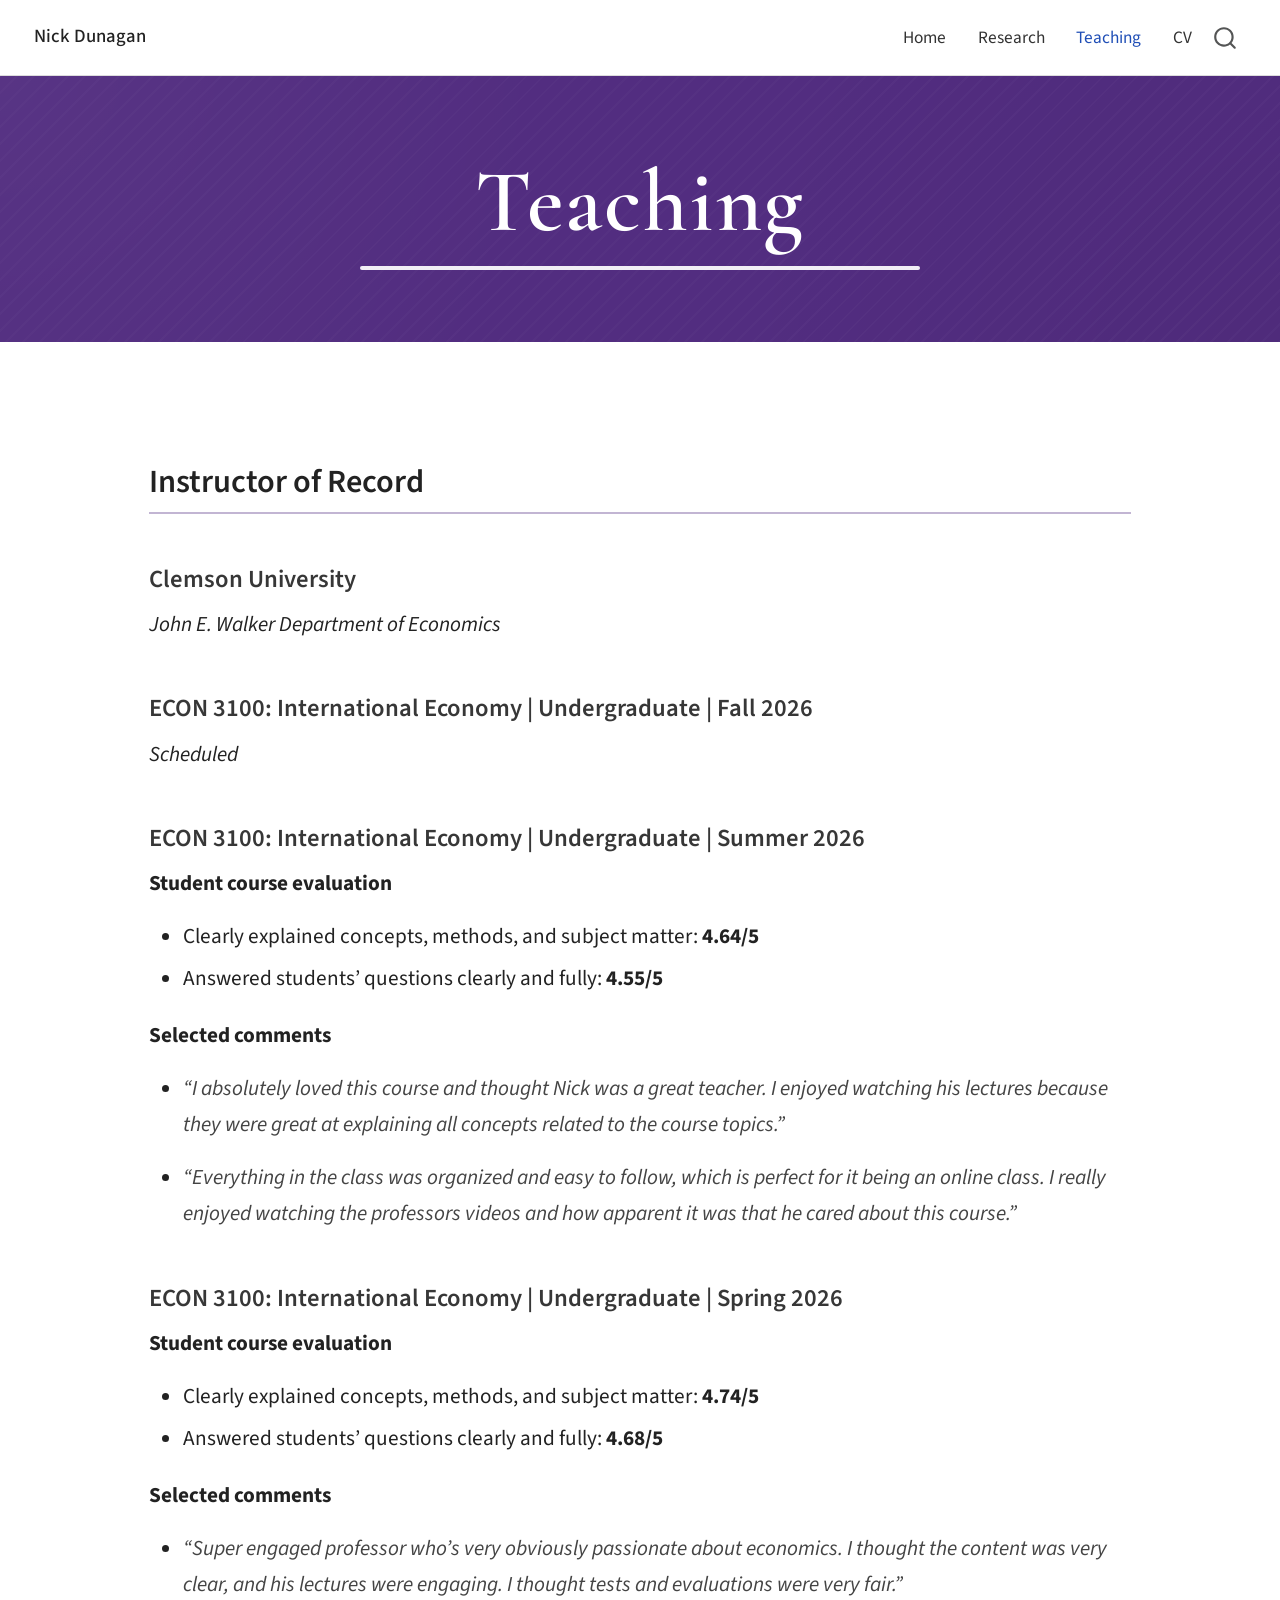
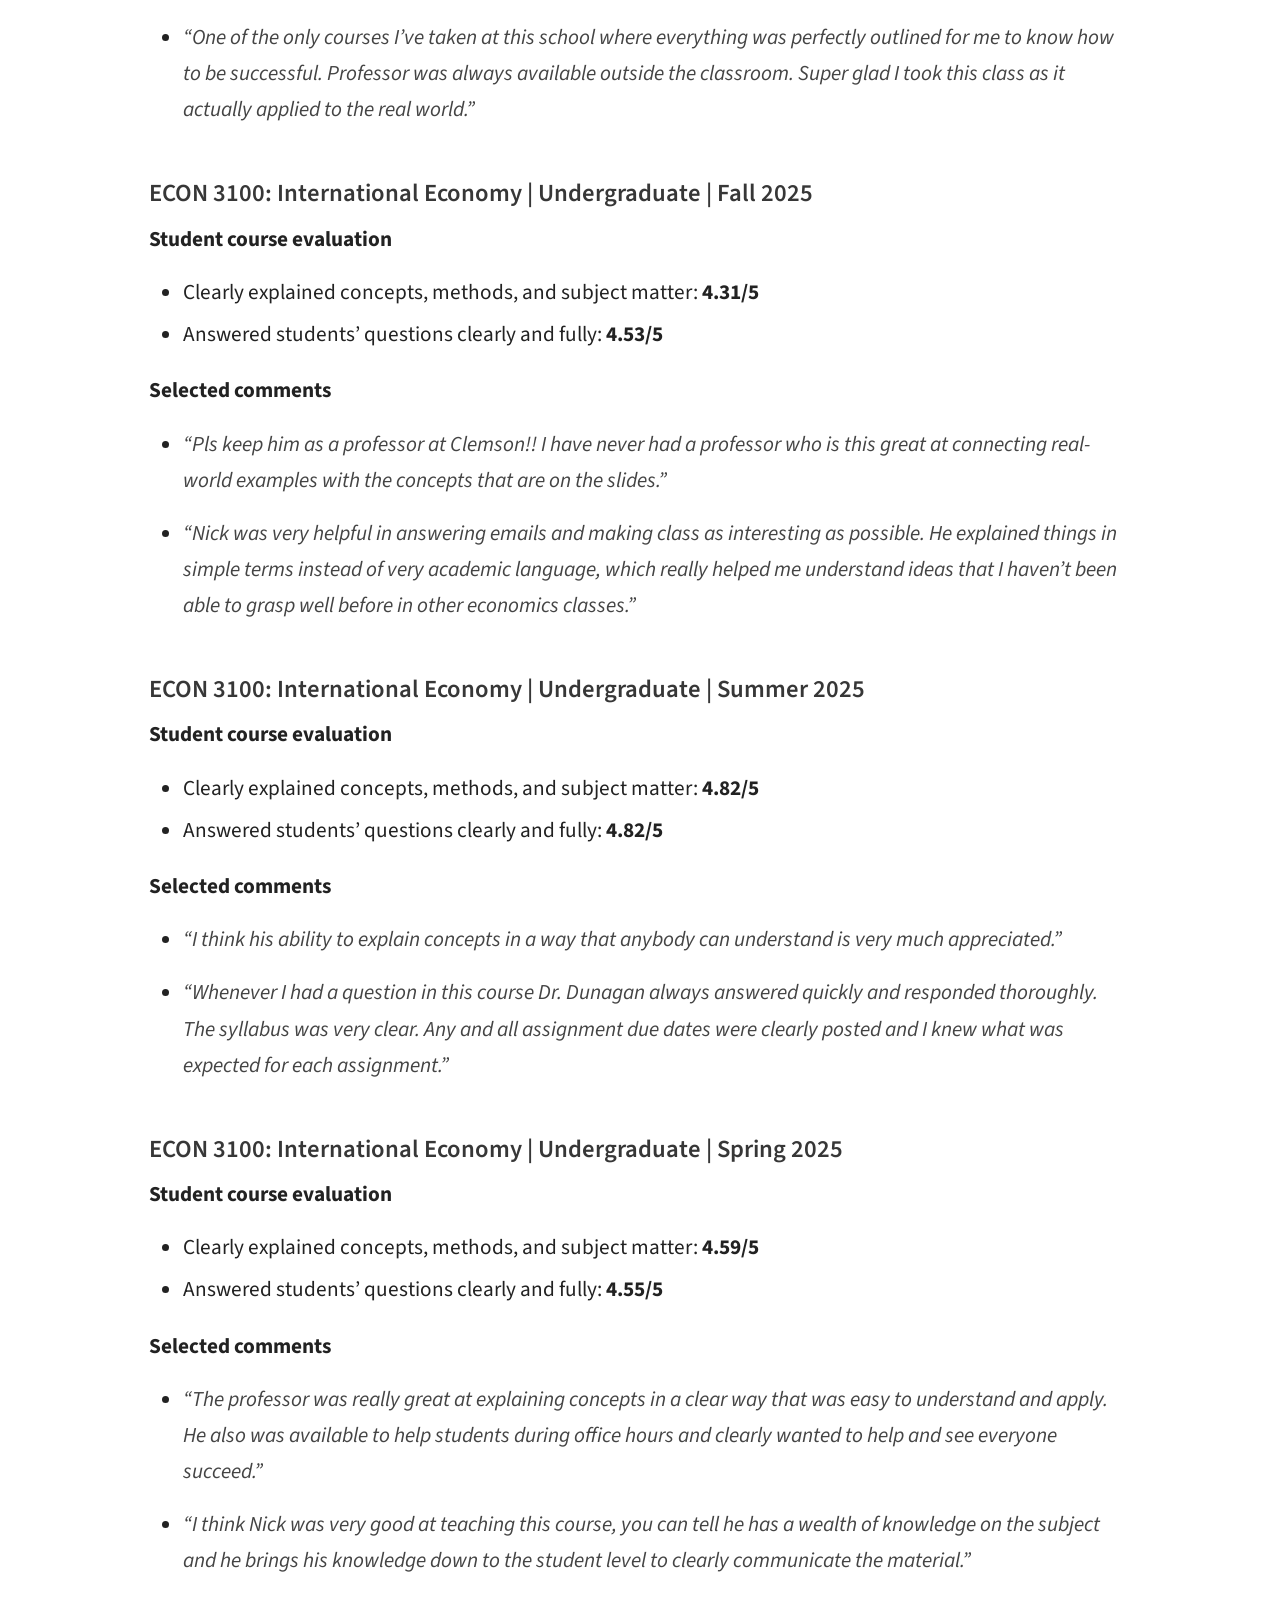
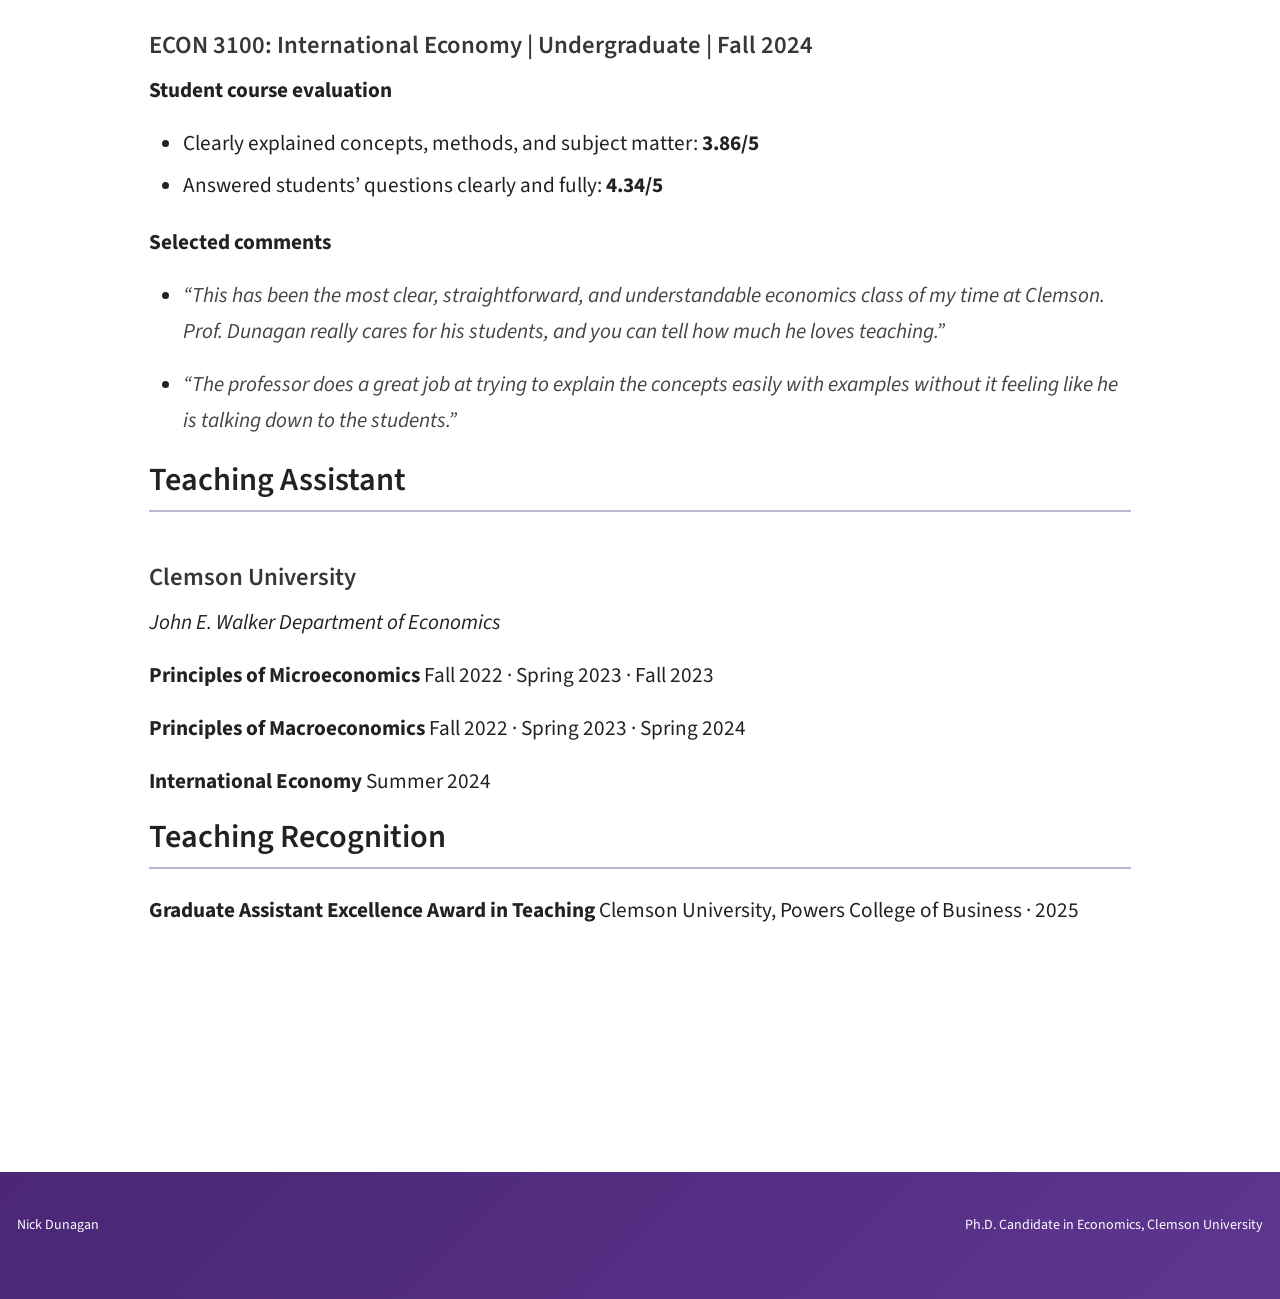
<file: teaching.html>
<!DOCTYPE html>
<html xmlns="http://www.w3.org/1999/xhtml" lang="en" xml:lang="en"><head>

<meta charset="utf-8">
<meta name="generator" content="quarto-1.10.18">

<meta name="viewport" content="width=device-width, initial-scale=1.0, user-scalable=yes">

<meta name="description" content="Teaching experience, course evaluations, and teaching recognition for Nick Dunagan, Economics Ph.D.&nbsp;Candidate at Clemson University.">

<title>Teaching | Nick Dunagan | Clemson Economics – Nick Dunagan</title>
<style>
/* Default styles provided by pandoc.
** See https://pandoc.org/MANUAL.html#variables-for-html for config info.
*/
span.smallcaps{font-variant: small-caps;}
div.columns{display: flex; gap: 1.5em;}
div.column{flex: auto;}
@media screen {
div.columns{gap: min(4vw, 1.5em);}
div.column{overflow-x: auto;}
}
div.hanging-indent{margin-left: 1.5em; text-indent: -1.5em;}
ul.task-list{list-style: none;}
ul.task-list li input[type="checkbox"] {
  width: 0.8em;
  margin: 0 0.8em 0.2em -1em; /* quarto-specific, see https://github.com/quarto-dev/quarto-cli/issues/4556 */ 
  vertical-align: middle;
}
</style>


<script src="site_libs/quarto-nav/quarto-nav.js"></script>
<script src="site_libs/quarto-nav/headroom.min.js"></script>
<script src="site_libs/clipboard/clipboard.min.js"></script>
<script src="site_libs/quarto-search/autocomplete.umd.js"></script>
<script src="site_libs/quarto-search/fuse.min.js"></script>
<script src="site_libs/quarto-search/quarto-search.js"></script>
<meta name="quarto:offset" content="./">
<link href="./images/favicon-512.png" rel="icon" type="image/png">
<script src="site_libs/quarto-html/quarto.js" type="module"></script>
<script src="site_libs/quarto-html/tabsets/tabsets.js" type="module"></script>
<script src="site_libs/quarto-html/popper.min.js"></script>
<script src="site_libs/quarto-html/tippy.umd.min.js"></script>
<script src="site_libs/quarto-html/anchor.min.js"></script>
<link href="site_libs/quarto-html/tippy.css" rel="stylesheet">
<link href="site_libs/quarto-html/quarto-syntax-highlighting-64a204ab8560d761af7679ceaba22944.css" rel="stylesheet" id="quarto-text-highlighting-styles">
<script src="site_libs/bootstrap/bootstrap.min.js"></script>
<link href="site_libs/bootstrap/bootstrap-icons.css" rel="stylesheet">
<link href="site_libs/bootstrap/bootstrap-172ba59bd5e0b52282274ba0c0cc16fc.min.css" rel="stylesheet" append-hash="true" id="quarto-bootstrap" data-mode="light">
<script id="quarto-search-options" type="application/json">{
  "location": "navbar",
  "copy-button": false,
  "collapse-after": 3,
  "panel-placement": "end",
  "type": "overlay",
  "limit": 50,
  "keyboard-shortcut": [
    "f",
    "/",
    "s"
  ],
  "show-item-context": false,
  "language": {
    "search-no-results-text": "No results",
    "search-matching-documents-text": "matching documents",
    "search-copy-link-title": "Copy link to search",
    "search-hide-matches-text": "Hide additional matches",
    "search-more-match-text": "more match in this document",
    "search-more-matches-text": "more matches in this document",
    "search-clear-button-title": "Clear",
    "search-text-placeholder": "",
    "search-detached-cancel-button-title": "Cancel",
    "search-submit-button-title": "Submit",
    "search-label": "Search"
  }
}</script>
<style>

      .quarto-title-block .quarto-title-banner h1,
      .quarto-title-block .quarto-title-banner h2,
      .quarto-title-block .quarto-title-banner h3,
      .quarto-title-block .quarto-title-banner h4,
      .quarto-title-block .quarto-title-banner h5,
      .quarto-title-block .quarto-title-banner h6
      {
        color: #FFFFFF;
      }

      .quarto-title-block .quarto-title-banner {
        color: #FFFFFF;
background: #522D80;
      }
</style>


<link rel="stylesheet" href="styles.css">
<meta property="og:title" content="Teaching | Nick Dunagan | Clemson Economics">
<meta property="og:image" content="https://nick.dunagan.org/images/headshot.png">
<meta property="og:site_name" content="Nick Dunagan">
<meta property="og:image:height" content="1402">
<meta property="og:image:width" content="1122">
<link rel="canonical" href="https://nick.dunagan.org/teaching.html">
</head>

<body class="nav-fixed quarto-light">

<div id="quarto-search-results"></div>
  <header id="quarto-header" class="headroom fixed-top quarto-banner">
    <nav class="navbar navbar-expand-lg " data-bs-theme="dark">
      <div class="navbar-container container-fluid">
      <div class="navbar-brand-container mx-auto">
    <a class="navbar-brand" href="./index.html">
    <span class="navbar-title">Nick Dunagan</span>
    </a>
  </div>
            <div id="quarto-search" class="" title="Search"></div>
          <button class="navbar-toggler" type="button" data-bs-toggle="collapse" data-bs-target="#navbarCollapse" aria-controls="navbarCollapse" role="menu" aria-expanded="false" aria-label="Toggle navigation" onclick="if (window.quartoToggleHeadroom) { window.quartoToggleHeadroom(); }">
  <span class="navbar-toggler-icon"></span>
</button>
          <div class="collapse navbar-collapse" id="navbarCollapse">
            <ul class="navbar-nav navbar-nav-scroll ms-auto">
  <li class="nav-item">
    <a class="nav-link" href="./index.html"> 
<span class="menu-text">Home</span></a>
  </li>  
  <li class="nav-item">
    <a class="nav-link" href="./research.html"> 
<span class="menu-text">Research</span></a>
  </li>  
  <li class="nav-item">
    <a class="nav-link active" href="./teaching.html" aria-current="page"> 
<span class="menu-text">Teaching</span></a>
  </li>  
  <li class="nav-item">
    <a class="nav-link" href="./cv.html"> 
<span class="menu-text">CV</span></a>
  </li>  
</ul>
          </div> <!-- /navcollapse -->
            <div class="quarto-navbar-tools">
</div>
      </div> <!-- /container-fluid -->
    </nav>
</header>
<!-- content -->
<header id="title-block-header" class="quarto-title-block default page-columns page-full">
  <div class="quarto-title-banner page-columns page-full">
    <div class="quarto-title column-page">
      <h1 class="title">Teaching</h1>
                      </div>
  </div>
    
  
  <div class="quarto-title-meta column-page">

      
    
      
    </div>
    
  
  </header><div id="quarto-content" class="quarto-container page-columns page-rows-contents page-layout-full page-navbar">
<!-- sidebar -->
<!-- margin-sidebar -->
    
<!-- main -->
<main class="content quarto-banner-title-block column-page" id="quarto-document-content">





<div class="teaching-page">
<section id="instructor-of-record" class="level2">
<h2 class="anchored" data-anchor-id="instructor-of-record">Instructor of Record</h2>
<section id="clemson-university" class="level3">
<h3 class="anchored" data-anchor-id="clemson-university">Clemson University</h3>
<p><em>John E. Walker Department of Economics</em></p>
</section>
<section id="econ-3100-international-economy-undergraduate-fall-2026" class="level3">
<h3 class="anchored" data-anchor-id="econ-3100-international-economy-undergraduate-fall-2026">ECON 3100: International Economy | Undergraduate | Fall 2026</h3>
<p><em>Scheduled</em></p>
</section>
<section id="econ-3100-international-economy-undergraduate-summer-2026" class="level3">
<h3 class="anchored" data-anchor-id="econ-3100-international-economy-undergraduate-summer-2026">ECON 3100: International Economy | Undergraduate | Summer 2026</h3>
<p><strong>Student course evaluation</strong></p>
<ul>
<li>Clearly explained concepts, methods, and subject matter: <strong>4.64/5</strong></li>
<li>Answered students’ questions clearly and fully: <strong>4.55/5</strong></li>
</ul>
<p><strong>Selected comments</strong></p>
<ul>
<li><p><em>“I absolutely loved this course and thought Nick was a great teacher. I enjoyed watching his lectures because they were great at explaining all concepts related to the course topics.”</em></p></li>
<li><p><em>“Everything in the class was organized and easy to follow, which is perfect for it being an online class. I really enjoyed watching the professors videos and how apparent it was that he cared about this course.”</em></p></li>
</ul>
</section>
<section id="econ-3100-international-economy-undergraduate-spring-2026" class="level3">
<h3 class="anchored" data-anchor-id="econ-3100-international-economy-undergraduate-spring-2026">ECON 3100: International Economy | Undergraduate | Spring 2026</h3>
<p><strong>Student course evaluation</strong></p>
<ul>
<li>Clearly explained concepts, methods, and subject matter: <strong>4.74/5</strong></li>
<li>Answered students’ questions clearly and fully: <strong>4.68/5</strong></li>
</ul>
<p><strong>Selected comments</strong></p>
<ul>
<li><p><em>“Super engaged professor who’s very obviously passionate about economics. I thought the content was very clear, and his lectures were engaging. I thought tests and evaluations were very fair.”</em></p></li>
<li><p><em>“One of the only courses I’ve taken at this school where everything was perfectly outlined for me to know how to be successful. Professor was always available outside the classroom. Super glad I took this class as it actually applied to the real world.”</em></p></li>
</ul>
</section>
<section id="econ-3100-international-economy-undergraduate-fall-2025" class="level3">
<h3 class="anchored" data-anchor-id="econ-3100-international-economy-undergraduate-fall-2025">ECON 3100: International Economy | Undergraduate | Fall 2025</h3>
<p><strong>Student course evaluation</strong></p>
<ul>
<li>Clearly explained concepts, methods, and subject matter: <strong>4.31/5</strong></li>
<li>Answered students’ questions clearly and fully: <strong>4.53/5</strong></li>
</ul>
<p><strong>Selected comments</strong></p>
<ul>
<li><p><em>“Pls keep him as a professor at Clemson!! I have never had a professor who is this great at connecting real-world examples with the concepts that are on the slides.”</em></p></li>
<li><p><em>“Nick was very helpful in answering emails and making class as interesting as possible. He explained things in simple terms instead of very academic language, which really helped me understand ideas that I haven’t been able to grasp well before in other economics classes.”</em></p></li>
</ul>
</section>
<section id="econ-3100-international-economy-undergraduate-summer-2025" class="level3">
<h3 class="anchored" data-anchor-id="econ-3100-international-economy-undergraduate-summer-2025">ECON 3100: International Economy | Undergraduate | Summer 2025</h3>
<p><strong>Student course evaluation</strong></p>
<ul>
<li>Clearly explained concepts, methods, and subject matter: <strong>4.82/5</strong></li>
<li>Answered students’ questions clearly and fully: <strong>4.82/5</strong></li>
</ul>
<p><strong>Selected comments</strong></p>
<ul>
<li><p><em>“I think his ability to explain concepts in a way that anybody can understand is very much appreciated.”</em></p></li>
<li><p><em>“Whenever I had a question in this course Dr.&nbsp;Dunagan always answered quickly and responded thoroughly. The syllabus was very clear. Any and all assignment due dates were clearly posted and I knew what was expected for each assignment.”</em></p></li>
</ul>
</section>
<section id="econ-3100-international-economy-undergraduate-spring-2025" class="level3">
<h3 class="anchored" data-anchor-id="econ-3100-international-economy-undergraduate-spring-2025">ECON 3100: International Economy | Undergraduate | Spring 2025</h3>
<p><strong>Student course evaluation</strong></p>
<ul>
<li>Clearly explained concepts, methods, and subject matter: <strong>4.59/5</strong></li>
<li>Answered students’ questions clearly and fully: <strong>4.55/5</strong></li>
</ul>
<p><strong>Selected comments</strong></p>
<ul>
<li><p><em>“The professor was really great at explaining concepts in a clear way that was easy to understand and apply. He also was available to help students during office hours and clearly wanted to help and see everyone succeed.”</em></p></li>
<li><p><em>“I think Nick was very good at teaching this course, you can tell he has a wealth of knowledge on the subject and he brings his knowledge down to the student level to clearly communicate the material.”</em></p></li>
</ul>
</section>
<section id="econ-3100-international-economy-undergraduate-fall-2024" class="level3">
<h3 class="anchored" data-anchor-id="econ-3100-international-economy-undergraduate-fall-2024">ECON 3100: International Economy | Undergraduate | Fall 2024</h3>
<p><strong>Student course evaluation</strong></p>
<ul>
<li>Clearly explained concepts, methods, and subject matter: <strong>3.86/5</strong></li>
<li>Answered students’ questions clearly and fully: <strong>4.34/5</strong></li>
</ul>
<p><strong>Selected comments</strong></p>
<ul>
<li><p><em>“This has been the most clear, straightforward, and understandable economics class of my time at Clemson. Prof.&nbsp;Dunagan really cares for his students, and you can tell how much he loves teaching.”</em></p></li>
<li><p><em>“The professor does a great job at trying to explain the concepts easily with examples without it feeling like he is talking down to the students.”</em></p></li>
</ul>
</section>
</section>
<section id="teaching-assistant" class="level2">
<h2 class="anchored" data-anchor-id="teaching-assistant">Teaching Assistant</h2>
<section id="clemson-university-1" class="level3">
<h3 class="anchored" data-anchor-id="clemson-university-1">Clemson University</h3>
<p><em>John E. Walker Department of Economics</em></p>
<p><strong>Principles of Microeconomics</strong> Fall 2022 · Spring 2023 · Fall 2023</p>
<p><strong>Principles of Macroeconomics</strong> Fall 2022 · Spring 2023 · Spring 2024</p>
<p><strong>International Economy</strong> Summer 2024</p>
</section>
</section>
<section id="teaching-recognition" class="level2">
<h2 class="anchored" data-anchor-id="teaching-recognition">Teaching Recognition</h2>
<p><strong>Graduate Assistant Excellence Award in Teaching</strong> Clemson University, Powers College of Business · 2025</p>
</section>
</div>



</main> <!-- /main -->
<script id="quarto-html-after-body" type="application/javascript">
  window.document.addEventListener("DOMContentLoaded", function (event) {
    const icon = "";
    const anchorJS = new window.AnchorJS();
    anchorJS.options = {
      placement: 'right',
      icon: icon
    };
    anchorJS.add('.anchored');
    const isCodeAnnotation = (el) => {
      for (const clz of el.classList) {
        if (clz.startsWith('code-annotation-')) {                     
          return true;
        }
      }
      return false;
    }
    const onCopySuccess = function(e) {
      // button target
      const button = e.trigger;
      // don't keep focus
      button.blur();
      // flash "checked"
      button.classList.add('code-copy-button-checked');
      var currentTitle = button.getAttribute("title");
      button.setAttribute("title", "Copied!");
      let tooltip;
      if (window.bootstrap) {
        button.setAttribute("data-bs-toggle", "tooltip");
        button.setAttribute("data-bs-placement", "left");
        button.setAttribute("data-bs-title", "Copied!");
        tooltip = new bootstrap.Tooltip(button, 
          { trigger: "manual", 
            customClass: "code-copy-button-tooltip",
            offset: [0, -8]});
        tooltip.show();    
      }
      setTimeout(function() {
        if (tooltip) {
          tooltip.hide();
          button.removeAttribute("data-bs-title");
          button.removeAttribute("data-bs-toggle");
          button.removeAttribute("data-bs-placement");
        }
        button.setAttribute("title", currentTitle);
        button.classList.remove('code-copy-button-checked');
      }, 1000);
      // clear code selection
      e.clearSelection();
    }
    const getTextToCopy = function(trigger) {
      const outerScaffold = trigger.parentElement.cloneNode(true);
      const codeEl = outerScaffold.querySelector('code');
      for (const childEl of codeEl.children) {
        if (isCodeAnnotation(childEl)) {
          childEl.remove();
        }
      }
      return codeEl.innerText;
    }
    const clipboard = new window.ClipboardJS('.code-copy-button:not([data-in-quarto-modal])', {
      text: getTextToCopy
    });
    clipboard.on('success', onCopySuccess);
    if (window.document.getElementById('quarto-embedded-source-code-modal')) {
      const clipboardModal = new window.ClipboardJS('.code-copy-button[data-in-quarto-modal]', {
        text: getTextToCopy,
        container: window.document.getElementById('quarto-embedded-source-code-modal')
      });
      clipboardModal.on('success', onCopySuccess);
    }
      var localhostRegex = new RegExp(/^(?:http|https):\/\/localhost\:?[0-9]*\//);
      var mailtoRegex = new RegExp(/^mailto:/);
        var filterRegex = new RegExp("https:\/\/nick\.dunagan\.org");
      var isInternal = (href) => {
          return filterRegex.test(href) || localhostRegex.test(href) || mailtoRegex.test(href);
      }
      // Inspect non-navigation links and adorn them if external
     var links = window.document.querySelectorAll('a[href]:not(.nav-link):not(.navbar-brand):not(.toc-action):not(.sidebar-link):not(.sidebar-item-toggle):not(.pagination-link):not(.no-external):not([aria-hidden]):not(.dropdown-item):not(.quarto-navigation-tool):not(.about-link)');
      for (var i=0; i<links.length; i++) {
        const link = links[i];
        if (!isInternal(link.href)) {
          // undo the damage that might have been done by quarto-nav.js in the case of
          // links that we want to consider external
          if (link.dataset.originalHref !== undefined) {
            link.href = link.dataset.originalHref;
          }
            // target, if specified
            link.setAttribute("target", "_blank");
            if (link.getAttribute("rel") === null) {
              link.setAttribute("rel", "noopener");
            }
        }
      }
    function tippyHover(el, contentFn, onTriggerFn, onUntriggerFn) {
      const config = {
        allowHTML: true,
        maxWidth: 500,
        delay: 100,
        arrow: false,
        appendTo: function(el) {
            return el.parentElement;
        },
        interactive: true,
        interactiveBorder: 10,
        theme: 'quarto',
        placement: 'bottom-start',
      };
      if (contentFn) {
        config.content = contentFn;
      }
      if (onTriggerFn) {
        config.onTrigger = onTriggerFn;
      }
      if (onUntriggerFn) {
        config.onUntrigger = onUntriggerFn;
      }
      window.tippy(el, config); 
    }
    const noterefs = window.document.querySelectorAll('a[role="doc-noteref"]');
    for (var i=0; i<noterefs.length; i++) {
      const ref = noterefs[i];
      tippyHover(ref, function() {
        // use id or data attribute instead here
        let href = ref.getAttribute('data-footnote-href') || ref.getAttribute('href');
        try { href = new URL(href).hash; } catch {}
        const id = href.replace(/^#\/?/, "");
        const note = window.document.getElementById(id);
        if (note) {
          return note.innerHTML;
        } else {
          return "";
        }
      });
    }
    const xrefs = window.document.querySelectorAll('a.quarto-xref');
    const processXRef = (id, note) => {
      // Strip column container classes
      const stripColumnClz = (el) => {
        el.classList.remove("page-full", "page-columns");
        if (el.children) {
          for (const child of el.children) {
            stripColumnClz(child);
          }
        }
      }
      stripColumnClz(note)
      if (id === null || id.startsWith('sec-')) {
        // Special case sections, only their first couple elements
        const container = document.createElement("div");
        if (note.children && note.children.length > 2) {
          container.appendChild(note.children[0].cloneNode(true));
          for (let i = 1; i < note.children.length; i++) {
            const child = note.children[i];
            if (child.tagName === "P" && child.innerText === "") {
              continue;
            } else {
              container.appendChild(child.cloneNode(true));
              break;
            }
          }
          if (window.Quarto?.typesetMath) {
            window.Quarto.typesetMath(container);
          }
          return container.innerHTML
        } else {
          if (window.Quarto?.typesetMath) {
            window.Quarto.typesetMath(note);
          }
          return note.innerHTML;
        }
      } else {
        // Remove any anchor links if they are present
        const anchorLink = note.querySelector('a.anchorjs-link');
        if (anchorLink) {
          anchorLink.remove();
        }
        if (window.Quarto?.typesetMath) {
          window.Quarto.typesetMath(note);
        }
        if (note.classList.contains("callout")) {
          return note.outerHTML;
        } else {
          return note.innerHTML;
        }
      }
    }
    for (var i=0; i<xrefs.length; i++) {
      const xref = xrefs[i];
      tippyHover(xref, undefined, function(instance) {
        instance.disable();
        let url = xref.getAttribute('href');
        let hash = undefined; 
        if (url.startsWith('#')) {
          hash = url;
        } else {
          try { hash = new URL(url).hash; } catch {}
        }
        if (hash) {
          const id = hash.replace(/^#\/?/, "");
          const note = window.document.getElementById(id);
          if (note !== null) {
            try {
              const html = processXRef(id, note.cloneNode(true));
              instance.setContent(html);
            } finally {
              instance.enable();
              instance.show();
            }
          } else {
            // See if we can fetch this
            fetch(url.split('#')[0])
            .then(res => res.text())
            .then(html => {
              const parser = new DOMParser();
              const htmlDoc = parser.parseFromString(html, "text/html");
              const note = htmlDoc.getElementById(id);
              if (note !== null) {
                const html = processXRef(id, note);
                instance.setContent(html);
              } 
            }).finally(() => {
              instance.enable();
              instance.show();
            });
          }
        } else {
          // See if we can fetch a full url (with no hash to target)
          // This is a special case and we should probably do some content thinning / targeting
          fetch(url)
          .then(res => res.text())
          .then(html => {
            const parser = new DOMParser();
            const htmlDoc = parser.parseFromString(html, "text/html");
            const note = htmlDoc.querySelector('main.content');
            if (note !== null) {
              // This should only happen for chapter cross references
              // (since there is no id in the URL)
              // remove the first header
              if (note.children.length > 0 && note.children[0].tagName === "HEADER") {
                note.children[0].remove();
              }
              const html = processXRef(null, note);
              instance.setContent(html);
            } 
          }).finally(() => {
            instance.enable();
            instance.show();
          });
        }
      }, function(instance) {
      });
    }
        let selectedAnnoteEl;
        const selectorForAnnotation = ( cell, annotation) => {
          let cellAttr = 'data-code-cell="' + cell + '"';
          let lineAttr = 'data-code-annotation="' +  annotation + '"';
          const selector = 'span[' + cellAttr + '][' + lineAttr + ']';
          return selector;
        }
        const selectCodeLines = (annoteEl) => {
          const doc = window.document;
          const targetCell = annoteEl.getAttribute("data-target-cell");
          const targetAnnotation = annoteEl.getAttribute("data-target-annotation");
          const annoteSpan = window.document.querySelector(selectorForAnnotation(targetCell, targetAnnotation));
          const lines = annoteSpan.getAttribute("data-code-lines").split(",");
          const lineIds = lines.map((line) => {
            return targetCell + "-" + line;
          })
          let top = null;
          let height = null;
          let parent = null;
          if (lineIds.length > 0) {
              //compute the position of the single el (top and bottom and make a div)
              const el = window.document.getElementById(lineIds[0]);
              top = el.offsetTop;
              height = el.offsetHeight;
              parent = el.parentElement.parentElement;
            if (lineIds.length > 1) {
              const lastEl = window.document.getElementById(lineIds[lineIds.length - 1]);
              const bottom = lastEl.offsetTop + lastEl.offsetHeight;
              height = bottom - top;
            }
            if (top !== null && height !== null && parent !== null) {
              // cook up a div (if necessary) and position it 
              let div = window.document.getElementById("code-annotation-line-highlight");
              if (div === null) {
                div = window.document.createElement("div");
                div.setAttribute("id", "code-annotation-line-highlight");
                div.style.position = 'absolute';
                parent.appendChild(div);
              }
              div.style.top = top - 2 + "px";
              div.style.height = height + 4 + "px";
              div.style.left = 0;
              let gutterDiv = window.document.getElementById("code-annotation-line-highlight-gutter");
              if (gutterDiv === null) {
                gutterDiv = window.document.createElement("div");
                gutterDiv.setAttribute("id", "code-annotation-line-highlight-gutter");
                gutterDiv.style.position = 'absolute';
                const codeCell = window.document.getElementById(targetCell);
                const gutter = codeCell.querySelector('.code-annotation-gutter');
                gutter.appendChild(gutterDiv);
              }
              gutterDiv.style.top = top - 2 + "px";
              gutterDiv.style.height = height + 4 + "px";
            }
            selectedAnnoteEl = annoteEl;
          }
        };
        const unselectCodeLines = () => {
          const elementsIds = ["code-annotation-line-highlight", "code-annotation-line-highlight-gutter"];
          elementsIds.forEach((elId) => {
            const div = window.document.getElementById(elId);
            if (div) {
              div.remove();
            }
          });
          selectedAnnoteEl = undefined;
        };
          // Handle positioning of the toggle
      window.addEventListener(
        "resize",
        throttle(() => {
          elRect = undefined;
          if (selectedAnnoteEl) {
            selectCodeLines(selectedAnnoteEl);
          }
        }, 10)
      );
      function throttle(fn, ms) {
      let throttle = false;
      let timer;
        return (...args) => {
          if(!throttle) { // first call gets through
              fn.apply(this, args);
              throttle = true;
          } else { // all the others get throttled
              if(timer) clearTimeout(timer); // cancel #2
              timer = setTimeout(() => {
                fn.apply(this, args);
                timer = throttle = false;
              }, ms);
          }
        };
      }
        // Attach click handler to the DT
        const annoteDls = window.document.querySelectorAll('dt[data-target-cell]');
        for (const annoteDlNode of annoteDls) {
          annoteDlNode.addEventListener('click', (event) => {
            const clickedEl = event.target;
            if (clickedEl !== selectedAnnoteEl) {
              unselectCodeLines();
              const activeEl = window.document.querySelector('dt[data-target-cell].code-annotation-active');
              if (activeEl) {
                activeEl.classList.remove('code-annotation-active');
              }
              selectCodeLines(clickedEl);
              clickedEl.classList.add('code-annotation-active');
            } else {
              // Unselect the line
              unselectCodeLines();
              clickedEl.classList.remove('code-annotation-active');
            }
          });
        }
    const findCites = (el) => {
      const parentEl = el.parentElement;
      if (parentEl) {
        const cites = parentEl.dataset.cites;
        if (cites) {
          return {
            el,
            cites: cites.split(' ')
          };
        } else {
          return findCites(el.parentElement)
        }
      } else {
        return undefined;
      }
    };
    var bibliorefs = window.document.querySelectorAll('a[role="doc-biblioref"]');
    for (var i=0; i<bibliorefs.length; i++) {
      const ref = bibliorefs[i];
      const citeInfo = findCites(ref);
      if (citeInfo) {
        tippyHover(citeInfo.el, function() {
          var popup = window.document.createElement('div');
          citeInfo.cites.forEach(function(cite) {
            var citeDiv = window.document.createElement('div');
            citeDiv.classList.add('hanging-indent');
            citeDiv.classList.add('csl-entry');
            var biblioDiv = window.document.getElementById('ref-' + cite);
            if (biblioDiv) {
              citeDiv.innerHTML = biblioDiv.innerHTML;
            }
            popup.appendChild(citeDiv);
          });
          return popup.innerHTML;
        });
      }
    }
  });
  </script>
</div> <!-- /content -->
<footer class="footer">
  <div class="nav-footer">
    <div class="nav-footer-left">
<p>Nick Dunagan</p>
</div>   
    <div class="nav-footer-center">
      &nbsp;
    </div>
    <div class="nav-footer-right">
<p>Ph.D.&nbsp;Candidate in Economics, Clemson University</p>
</div>
  </div>
</footer>




</body></html>
</file>
<file: site_libs/quarto-html/tippy.css>
.tippy-box[data-animation=fade][data-state=hidden]{opacity:0}[data-tippy-root]{max-width:calc(100vw - 10px)}.tippy-box{position:relative;background-color:#333;color:#fff;border-radius:4px;font-size:14px;line-height:1.4;white-space:normal;outline:0;transition-property:transform,visibility,opacity}.tippy-box[data-placement^=top]>.tippy-arrow{bottom:0}.tippy-box[data-placement^=top]>.tippy-arrow:before{bottom:-7px;left:0;border-width:8px 8px 0;border-top-color:initial;transform-origin:center top}.tippy-box[data-placement^=bottom]>.tippy-arrow{top:0}.tippy-box[data-placement^=bottom]>.tippy-arrow:before{top:-7px;left:0;border-width:0 8px 8px;border-bottom-color:initial;transform-origin:center bottom}.tippy-box[data-placement^=left]>.tippy-arrow{right:0}.tippy-box[data-placement^=left]>.tippy-arrow:before{border-width:8px 0 8px 8px;border-left-color:initial;right:-7px;transform-origin:center left}.tippy-box[data-placement^=right]>.tippy-arrow{left:0}.tippy-box[data-placement^=right]>.tippy-arrow:before{left:-7px;border-width:8px 8px 8px 0;border-right-color:initial;transform-origin:center right}.tippy-box[data-inertia][data-state=visible]{transition-timing-function:cubic-bezier(.54,1.5,.38,1.11)}.tippy-arrow{width:16px;height:16px;color:#333}.tippy-arrow:before{content:"";position:absolute;border-color:transparent;border-style:solid}.tippy-content{position:relative;padding:5px 9px;z-index:1}
</file>
<file: site_libs/quarto-html/quarto-syntax-highlighting-64a204ab8560d761af7679ceaba22944.css>
/* quarto syntax highlight colors */
:root {
  --quarto-hl-ot-color: #003B4F;
  --quarto-hl-at-color: #657422;
  --quarto-hl-ss-color: #20794D;
  --quarto-hl-an-color: #5E5E5E;
  --quarto-hl-fu-color: #4758AB;
  --quarto-hl-st-color: #20794D;
  --quarto-hl-cf-color: #003B4F;
  --quarto-hl-op-color: #5E5E5E;
  --quarto-hl-er-color: #AD0000;
  --quarto-hl-bn-color: #AD0000;
  --quarto-hl-al-color: #AD0000;
  --quarto-hl-va-color: #111111;
  --quarto-hl-bu-color: inherit;
  --quarto-hl-ex-color: inherit;
  --quarto-hl-pp-color: #AD0000;
  --quarto-hl-in-color: #5E5E5E;
  --quarto-hl-vs-color: #20794D;
  --quarto-hl-wa-color: #5E5E5E;
  --quarto-hl-do-color: #5E5E5E;
  --quarto-hl-im-color: #00769E;
  --quarto-hl-ch-color: #20794D;
  --quarto-hl-dt-color: #AD0000;
  --quarto-hl-fl-color: #AD0000;
  --quarto-hl-co-color: #5E5E5E;
  --quarto-hl-cv-color: #5E5E5E;
  --quarto-hl-cn-color: #8f5902;
  --quarto-hl-sc-color: #5E5E5E;
  --quarto-hl-dv-color: #AD0000;
  --quarto-hl-kw-color: #003B4F;
}

/* other quarto variables */
:root {
  --quarto-font-monospace: SFMono-Regular, Menlo, Monaco, Consolas, "Liberation Mono", "Courier New", monospace;
}

/* syntax highlight based on Pandoc's rules */
pre > code.sourceCode > span {
  color: #003B4F;
}

code.sourceCode > span {
  color: #003B4F;
}

div.sourceCode,
div.sourceCode pre.sourceCode {
  color: #003B4F;
}

/* Normal */
code span {
  color: #003B4F;
}

/* Alert */
code span.al {
  color: #AD0000;
  font-style: inherit;
}

/* Annotation */
code span.an {
  color: #5E5E5E;
  font-style: inherit;
}

/* Attribute */
code span.at {
  color: #657422;
  font-style: inherit;
}

/* BaseN */
code span.bn {
  color: #AD0000;
  font-style: inherit;
}

/* BuiltIn */
code span.bu {
  font-style: inherit;
}

/* ControlFlow */
code span.cf {
  color: #003B4F;
  font-weight: bold;
  font-style: inherit;
}

/* Char */
code span.ch {
  color: #20794D;
  font-style: inherit;
}

/* Constant */
code span.cn {
  color: #8f5902;
  font-style: inherit;
}

/* Comment */
code span.co {
  color: #5E5E5E;
  font-style: inherit;
}

/* CommentVar */
code span.cv {
  color: #5E5E5E;
  font-style: italic;
}

/* Documentation */
code span.do {
  color: #5E5E5E;
  font-style: italic;
}

/* DataType */
code span.dt {
  color: #AD0000;
  font-style: inherit;
}

/* DecVal */
code span.dv {
  color: #AD0000;
  font-style: inherit;
}

/* Error */
code span.er {
  color: #AD0000;
  font-style: inherit;
}

/* Extension */
code span.ex {
  font-style: inherit;
}

/* Float */
code span.fl {
  color: #AD0000;
  font-style: inherit;
}

/* Function */
code span.fu {
  color: #4758AB;
  font-style: inherit;
}

/* Import */
code span.im {
  color: #00769E;
  font-style: inherit;
}

/* Information */
code span.in {
  color: #5E5E5E;
  font-style: inherit;
}

/* Keyword */
code span.kw {
  color: #003B4F;
  font-weight: bold;
  font-style: inherit;
}

/* Operator */
code span.op {
  color: #5E5E5E;
  font-style: inherit;
}

/* Other */
code span.ot {
  color: #003B4F;
  font-style: inherit;
}

/* Preprocessor */
code span.pp {
  color: #AD0000;
  font-style: inherit;
}

/* SpecialChar */
code span.sc {
  color: #5E5E5E;
  font-style: inherit;
}

/* SpecialString */
code span.ss {
  color: #20794D;
  font-style: inherit;
}

/* String */
code span.st {
  color: #20794D;
  font-style: inherit;
}

/* Variable */
code span.va {
  color: #111111;
  font-style: inherit;
}

/* VerbatimString */
code span.vs {
  color: #20794D;
  font-style: inherit;
}

/* Warning */
code span.wa {
  color: #5E5E5E;
  font-style: italic;
}

.prevent-inlining {
  content: "</";
}

/*# sourceMappingURL=9d8d5bb603a83b8298b89080a598c93b.css.map */
</file>
<file: styles.css>
@import url('https://fonts.googleapis.com/css2?family=Cormorant+Garamond:wght@500;600;700&family=Source+Sans+3:wght@400;500;600;700&display=swap');


/* =========================================================
   Nick Dunagan
   Academic Website
   ========================================================= */


/* =========================================================
   General
   ========================================================= */

body {
  background-color: #ffffff;
  color: #222222;

  font-family: "Source Sans 3", Arial, sans-serif;
  font-size: 1.25rem;
  line-height: 1.7;
}


/* =========================================================
   Navbar
   ========================================================= */

.navbar {
  background-color: #ffffff;
  border-bottom: 1px solid #dddddd;

  padding-top: 0.8rem;
  padding-bottom: 0.8rem;
}

.navbar-brand {
  color: #222222;

  font-family: "Source Sans 3", Arial, sans-serif;
  font-size: 1.1rem;
  font-weight: 500;
}

.navbar-nav .nav-link {
  color: #333333;

  font-size: 1.02rem;

  margin-left: 0.65rem;
}

.navbar-nav .nav-link:hover {
  color: #000000;
  text-decoration: underline;
}


/* =========================================================
   Quarto Title Banner
   ========================================================= */

.quarto-title-banner {
  position: relative;
  overflow: hidden;

  background:
    linear-gradient(
      135deg,
      #4b2776 0%,
      #522D80 45%,
      #5f3690 100%
    );

  padding-top: 4.75rem;
  padding-bottom: 4.25rem;

  margin-bottom: 4rem;
}


/* Subtle texture */

.quarto-title-banner::before {
  content: "";

  position: absolute;
  inset: 0;

  pointer-events: none;

  opacity: 0.25;

  background:
    repeating-linear-gradient(
      135deg,
      rgba(255, 255, 255, 0.08) 0px,
      rgba(255, 255, 255, 0.08) 2px,
      transparent 2px,
      transparent 12px
    ),
    radial-gradient(
      circle at top left,
      rgba(255, 255, 255, 0.14),
      transparent 45%
    ),
    radial-gradient(
      circle at bottom right,
      rgba(0, 0, 0, 0.14),
      transparent 40%
    );
}


.quarto-title-banner .quarto-title {
  position: relative;
  z-index: 1;

  text-align: center;
}


.quarto-title-banner .title {
  color: #ffffff !important;

  font-family: "Cormorant Garamond", Georgia, serif;
  font-size: 5.2rem;
  font-weight: 700;
  line-height: 1.05;
  letter-spacing: 0.02em;

  text-align: center;

  margin: 0 !important;
  padding: 0 !important;
}


/* White bar beneath name */

.quarto-title-banner .title::after {
  content: "";

  display: block;

  width: 560px;
  height: 4px;

  margin: 1rem auto 0 auto;

  background-color: rgba(255, 255, 255, 0.92);

  border-radius: 2px;
}


/* =========================================================
   Homepage
   ========================================================= */

.homepage {
  max-width: 1050px;

  margin: 0 auto;

  padding: 0 2rem 4.5rem 2rem;
}


/* =========================================================
   Profile
   ========================================================= */

.profile-grid {
  display: grid;

  grid-template-columns: 250px 1fr;
  gap: 3.2rem;

  align-items: start;

  margin-bottom: 3rem;
  padding-bottom: 3rem;

  border-bottom: 2px solid rgba(82, 45, 128, 0.35);
}


.headshot {
  width: 100%;
  max-width: 250px;
  height: auto;

  border-radius: 0;
}


.profile-text {
  font-size: 1.24rem;
}


.profile-text p:first-child {
  margin-top: 0;
}


.profile-text p {
  margin-bottom: 1.5rem;
}


/* =========================================================
   JMP / Contact Two-Column Section
   ========================================================= */

.bottom-grid {
  display: grid;

  grid-template-columns: 1.4fr 1fr;
  gap: 4rem;

  align-items: start;

  margin-top: 0;
  margin-bottom: 2rem;
}


.bottom-column h2 {
  margin-top: 0;
}


/* =========================================================
   Section Headings
   ========================================================= */

.homepage h2 {
  color: #222222;

  font-size: 1.8rem;
  font-weight: 500;

  margin-top: 0;
  margin-bottom: 1.25rem;

  border: none;
  padding: 0;
}


/* =========================================================
   Job Market Paper
   ========================================================= */

.homepage strong {
  font-weight: 600;
}


/* =========================================================
   Contact Information
   ========================================================= */

.contact-address {
  line-height: 1.35;
  margin-bottom: 0.9rem;
}

.contact-address p {
  margin: 0;
}

.contact-links {
  line-height: 1.35;
  margin-top: 0.9rem;
}

.contact-links p {
  margin: 0;
}

/* =========================================================
   Links
   ========================================================= */

a {
  color: #315a7d;

  text-decoration: none;
}


a:hover {
  color: #173b5b;

  text-decoration: underline;
}


/* =========================================================
   Footer
   ========================================================= */

.nav-footer {
  background:
    linear-gradient(
      135deg,
      #4b2776 0%,
      #522D80 45%,
      #5f3690 100%
    );

  border-top: none;

  padding-top: 2.5rem;
  padding-bottom: 2.5rem;

  margin-top: 4rem;

  color: #ffffff !important;

  font-size: 1rem;
}


.nav-footer .nav-footer-left,
.nav-footer .nav-footer-center,
.nav-footer .nav-footer-right,
.nav-footer a {
  color: #ffffff !important;
}


/* =========================================================
   Mobile
   ========================================================= */

@media (max-width: 700px) {

  body {
    font-size: 1.08rem;
  }


  .quarto-title-banner {
    padding-top: 3.25rem;
    padding-bottom: 3rem;

    margin-bottom: 2.5rem;
  }


  .quarto-title-banner .title {
    font-size: 3.4rem;
  }


  .quarto-title-banner .title::after {
    width: 110px;

    margin-top: 0.8rem;
  }


  .homepage {
    padding: 0 1.25rem 4rem 1.25rem;
  }


  .profile-grid {
    grid-template-columns: 1fr;

    gap: 1.75rem;

    padding-bottom: 2.5rem;
    margin-bottom: 2.5rem;
  }


  .headshot {
    max-width: 230px;
  }


  .profile-text {
    font-size: 1.08rem;
  }


  .bottom-grid {
    grid-template-columns: 1fr;

    gap: 2.5rem;
  }
}

/* =========================================================
   Teaching Page
   ========================================================= */

.teaching-page {
  max-width: 1050px;
  margin: 0 auto;
  padding: 0 2rem 4.5rem 2rem;
}


/* Main sections */

.teaching-page h2 {
  font-size: 1.9rem;
  font-weight: 600;
  color: #222222;

  margin-top: 4rem;
  margin-bottom: 1.4rem;

  padding-bottom: 0.6rem;

  border-bottom: 2px solid rgba(82, 45, 128, 0.35);
}

.teaching-page h2:first-child {
  margin-top: 0;
}


/* University */

.teaching-page h3 {
  font-size: 1.45rem;
  font-weight: 600;

  color: #222222;

  margin-top: 3rem;
  margin-bottom: 0.75rem;
}


/* Evaluation labels */

.teaching-page h3 + p {
  margin-top: 0.25rem;
}


/* Evaluation score list */

.teaching-page ul {
  margin-top: 0.5rem;
  margin-bottom: 1.2rem;
}

.teaching-page li {
  margin-bottom: 0.35rem;
}


/* Selected student comments */

.teaching-page strong + ul {
  margin-top: 0.6rem;
}

.teaching-page li em {
  color: #444444;
}


/* Create separation between semesters */

.teaching-page h3:not(:first-of-type) {
  padding-top: 0.75rem;
}


/* Teaching Assistant courses */

.teaching-page h2:nth-of-type(2) ~ p strong {
  font-weight: 600;
}


/* =========================================================
   Mobile Teaching Page
   ========================================================= */

@media (max-width: 700px) {

  .teaching-page {
    padding: 0 1.25rem 4rem 1.25rem;
  }

  .teaching-page h2 {
    font-size: 1.6rem;
  }

  .teaching-page h3 {
    font-size: 1.25rem;
    line-height: 1.35;
  }
}

/* =========================================================
   Research Page
   ========================================================= */

.research-page {
  max-width: 1050px;
  margin: 0 auto;
  padding: 0 2rem 4.5rem 2rem;
}


/* Main research sections */

.research-page h2 {
  font-size: 1.9rem;
  font-weight: 600;
  color: #222222;

  margin-top: 4rem;
  margin-bottom: 1.5rem;

  padding-bottom: 0.6rem;

  border-bottom: 2px solid rgba(82, 45, 128, 0.35);
}


.research-page h2:first-child {
  margin-top: 0;
}


/* Paper titles */

.research-page h3 {
  font-size: 1.45rem;
  font-weight: 600;
  line-height: 1.35;

  color: #222222;

  margin-top: 0;
  margin-bottom: 0.5rem;
}


/* Individual papers */

.paper-entry {
  margin-top: 2rem;
  margin-bottom: 3.5rem;
}


.paper-entry p {
  margin-top: 0.6rem;
  margin-bottom: 1rem;
}


/* Coauthor line */

.paper-entry h3 + p em {
  color: #555555;
}


/* Abstract */

.paper-entry strong {
  font-weight: 600;
}


/* Slight separation between papers */

.paper-entry + .paper-entry {
  padding-top: 0.25rem;
}


/* =========================================================
   Mobile Research Page
   ========================================================= */

@media (max-width: 700px) {

  .research-page {
    padding: 0 1.25rem 4rem 1.25rem;
  }


  .research-page h2 {
    font-size: 1.6rem;
  }


  .research-page h3 {
    font-size: 1.25rem;
  }


  .paper-entry {
    margin-bottom: 2.75rem;
  }
}

/* LinkedIn and GitHub buttons */

.profile-buttons {
  display: flex;
  gap: 0.65rem;
  margin-top: 1rem;
  flex-wrap: wrap;
}

.profile-button {
  display: inline-flex;
  align-items: center;
  gap: 0.45rem;

  padding: 0.4rem 0.8rem;

  border: 1.5px solid #522D80;
  border-radius: 5px;

  color: #522D80;
  background-color: transparent;

  text-decoration: none;
  font-size: 0.95rem;
  font-weight: 500;

  transition:
    background-color 0.15s ease,
    color 0.15s ease;
}

.profile-button:hover {
  background-color: #522D80;
  color: #FFFFFF;
  text-decoration: none;
}

/* CV page */
.cv-page {
  max-width: 1000px;
  margin: 0 auto;
}

.cv-page iframe {
  margin-top: 1rem;
  display: block;
}

/* =========================================================
   RESEARCH PAGE
   ========================================================= */

.paper-entry {
  margin: 1.5rem 0 2rem 0;
}

.paper-title {
  font-size: 1.15rem;
  font-weight: 700;
  margin-bottom: 0.25rem;
}

.paper-coauthors {
  font-style: italic;
  color: #666;
  margin-bottom: 0.5rem;
}


/* Collapsible abstracts */

.abstract-details {
  border-left: 3px solid #522D80;
  background: #f7f5f9;
  border-radius: 4px;
  margin: 0.65rem 0;
  padding: 0.65rem 1rem;
}

.abstract-details summary {
  cursor: pointer;
  font-weight: 600;
  color: #522D80;
}

.abstract-details summary:hover {
  text-decoration: underline;
}

.abstract-details[open] summary {
  margin-bottom: 0.6rem;
}

.abstract-details p:last-child {
  margin-bottom: 0;
}


/* Research presentation list */

.presentation-item {
  padding: 0.7rem 0;
  border-bottom: 1px solid #e5e5e5;
}

.presentation-item:last-child {
  border-bottom: none;
}

.presentation-header {
  display: flex;
  justify-content: space-between;
  align-items: baseline;
  flex-wrap: wrap;
  gap: 0.5rem;
}

.presentation-venue {
  font-weight: 700;
}

.presentation-term {
  color: #666;
  font-size: 0.9rem;
  white-space: nowrap;
}

.presentation-title {
  font-style: italic;
  margin: 0.15rem 0;
}

.presentation-location {
  color: #666;
  font-size: 0.9rem;
}

/* Purple download button */
.purple-button {
  background-color: #522D80;
  color: #FFFFFF;
  border: 1px solid #522D80;
}

.purple-button:hover,
.purple-button:focus {
  background-color: #3f2263;
  color: #FFFFFF;
  border-color: #3f2263;
}
</file>
